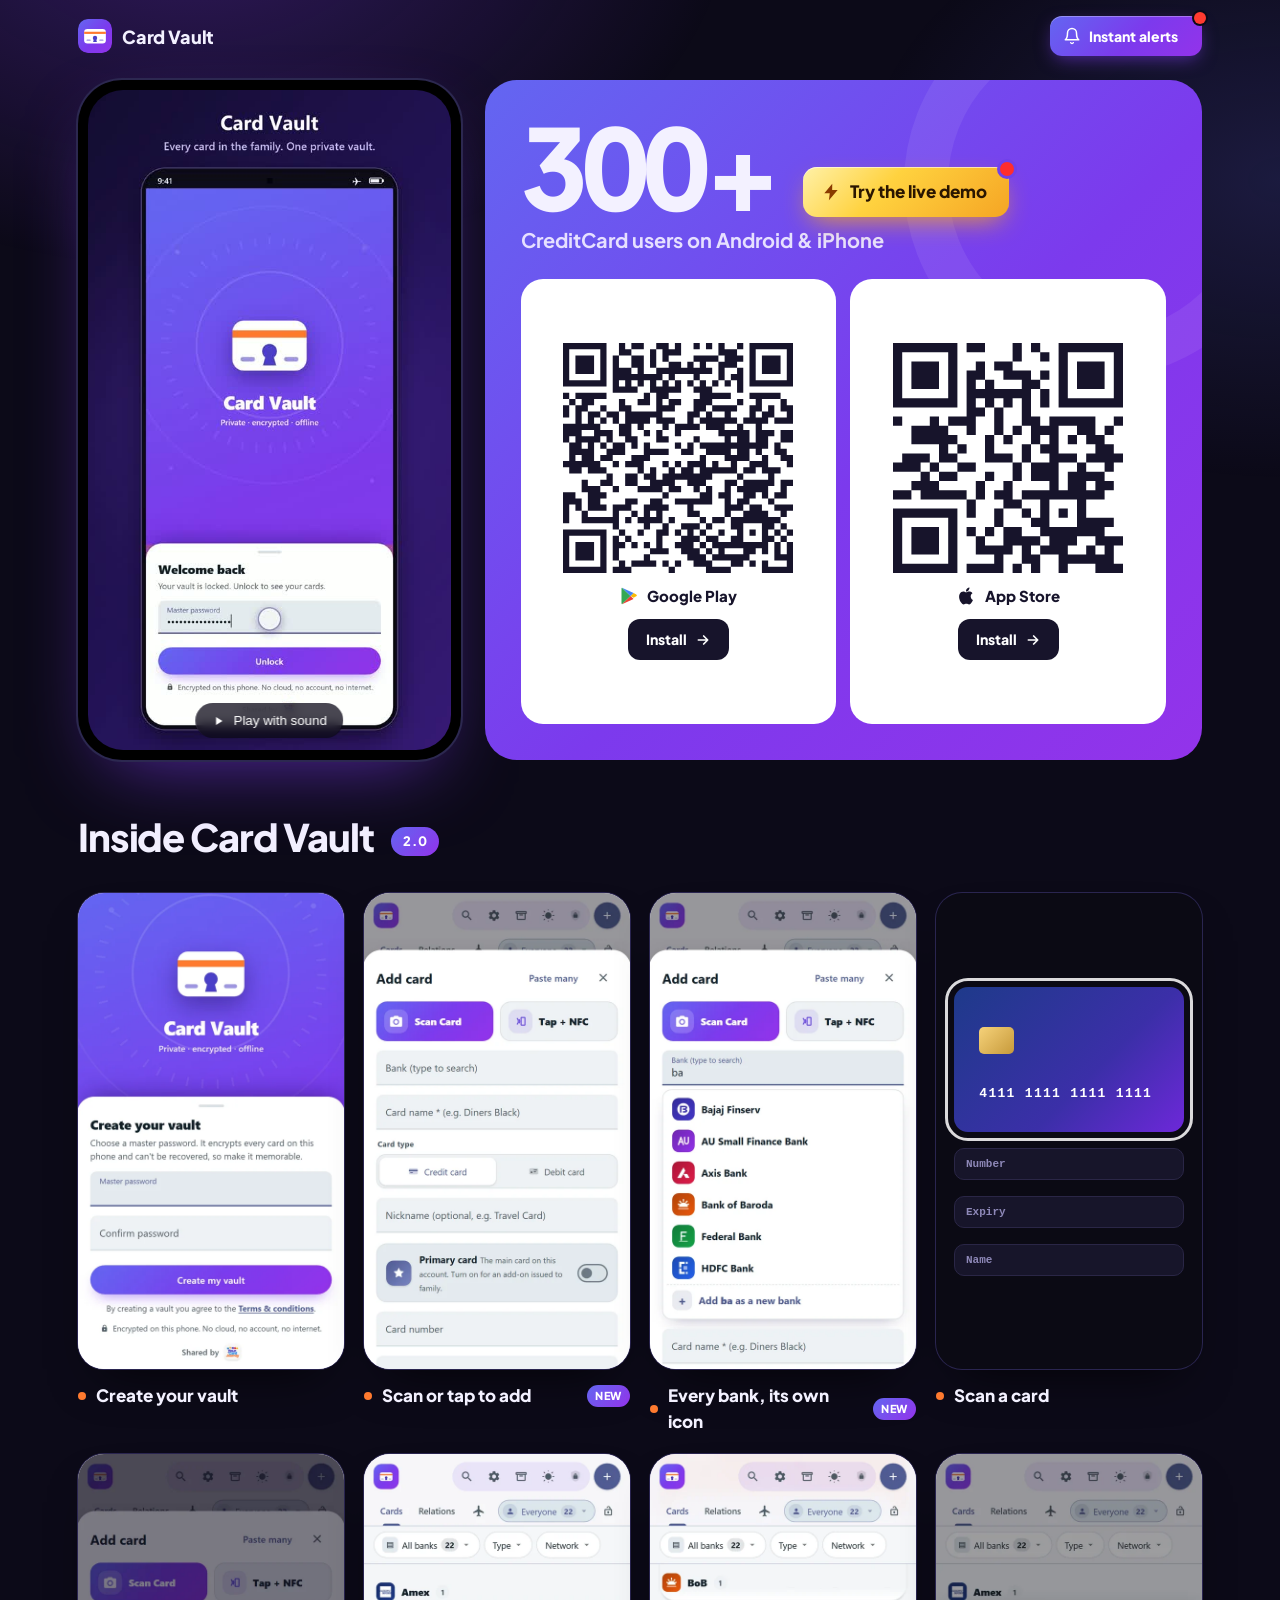
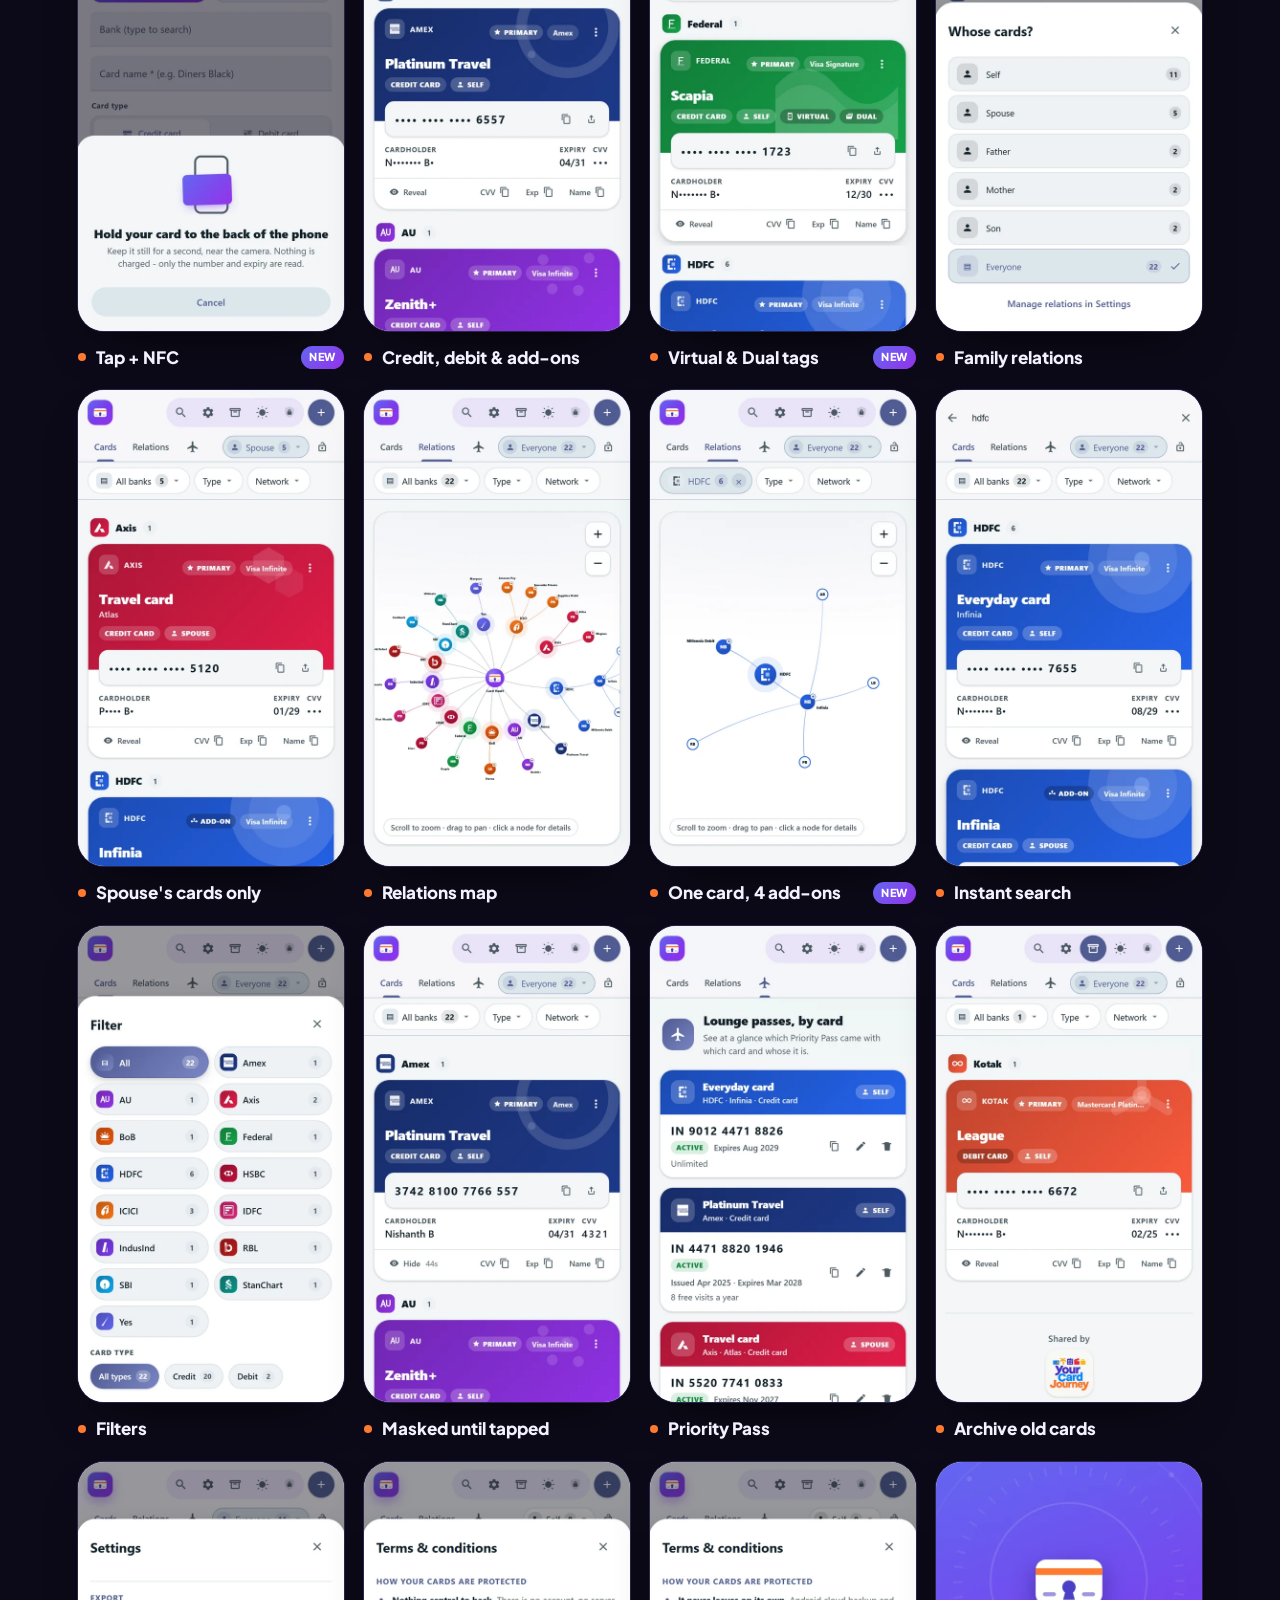
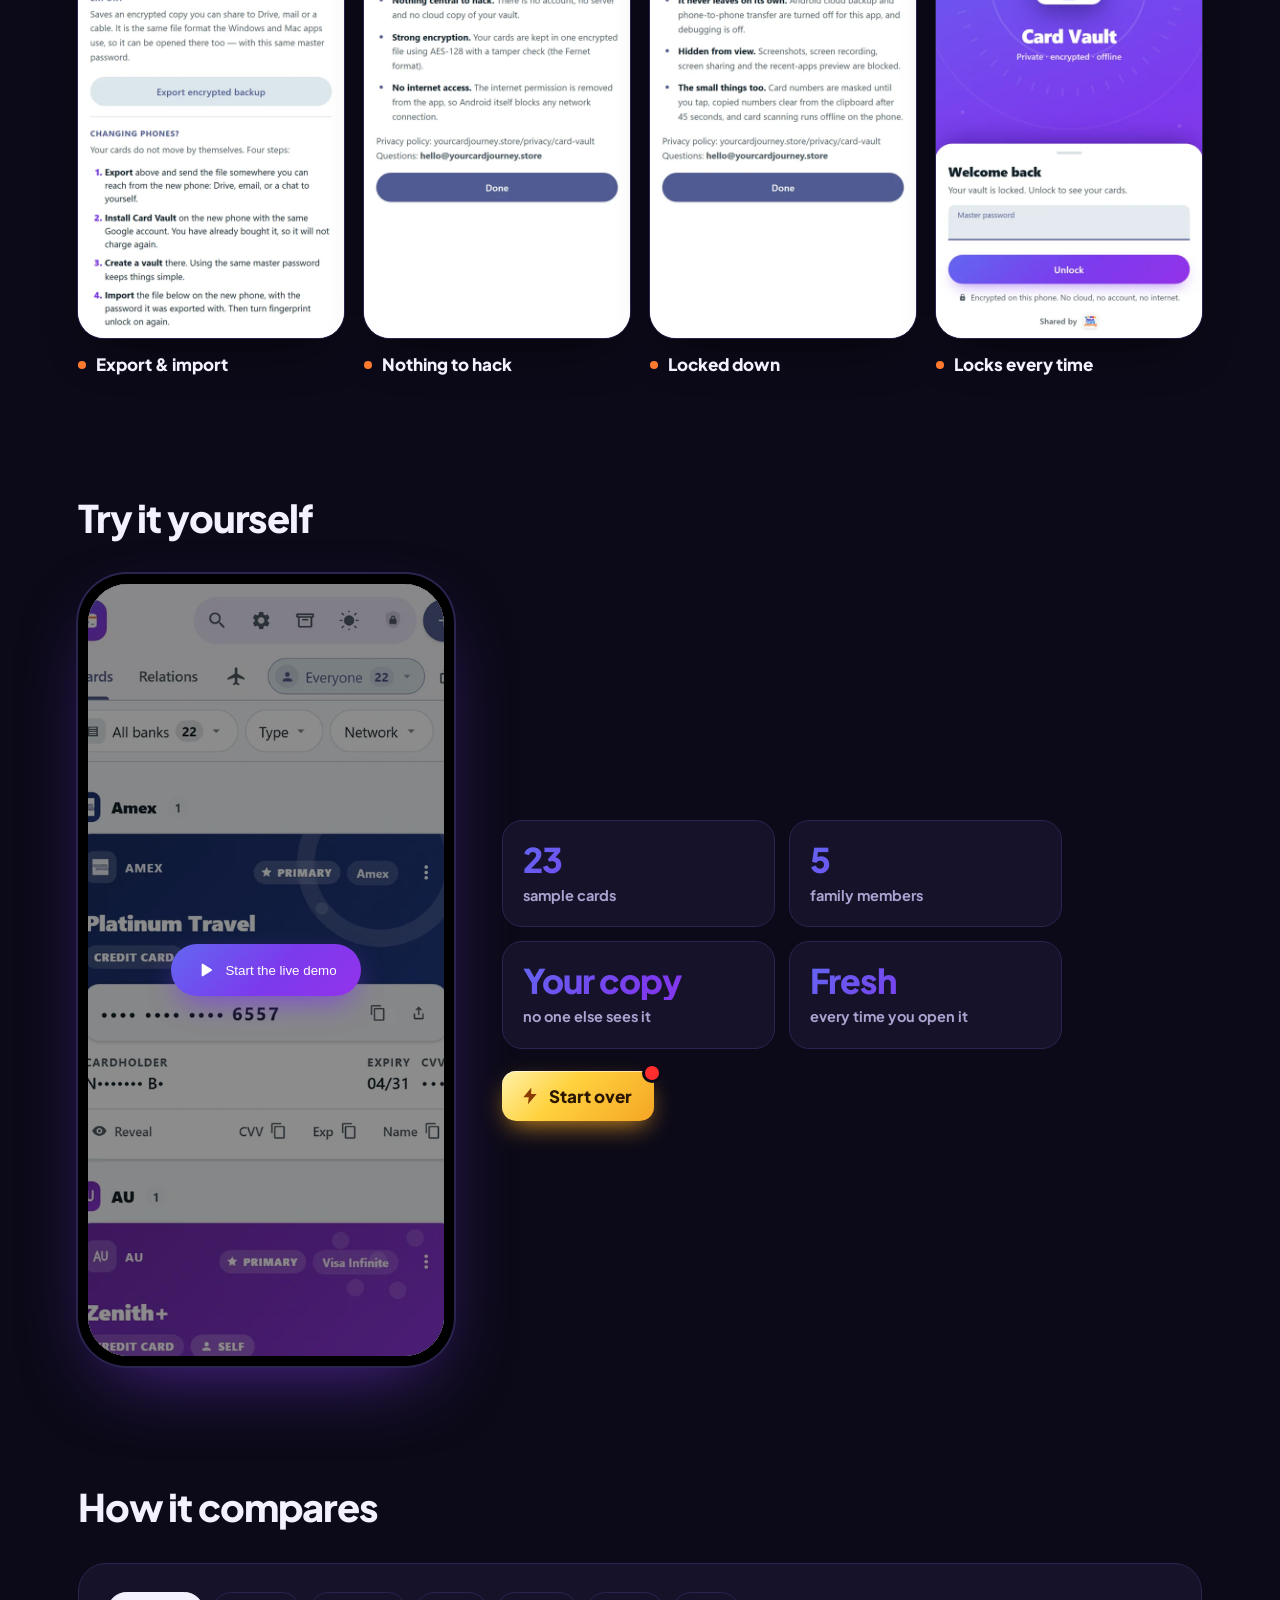
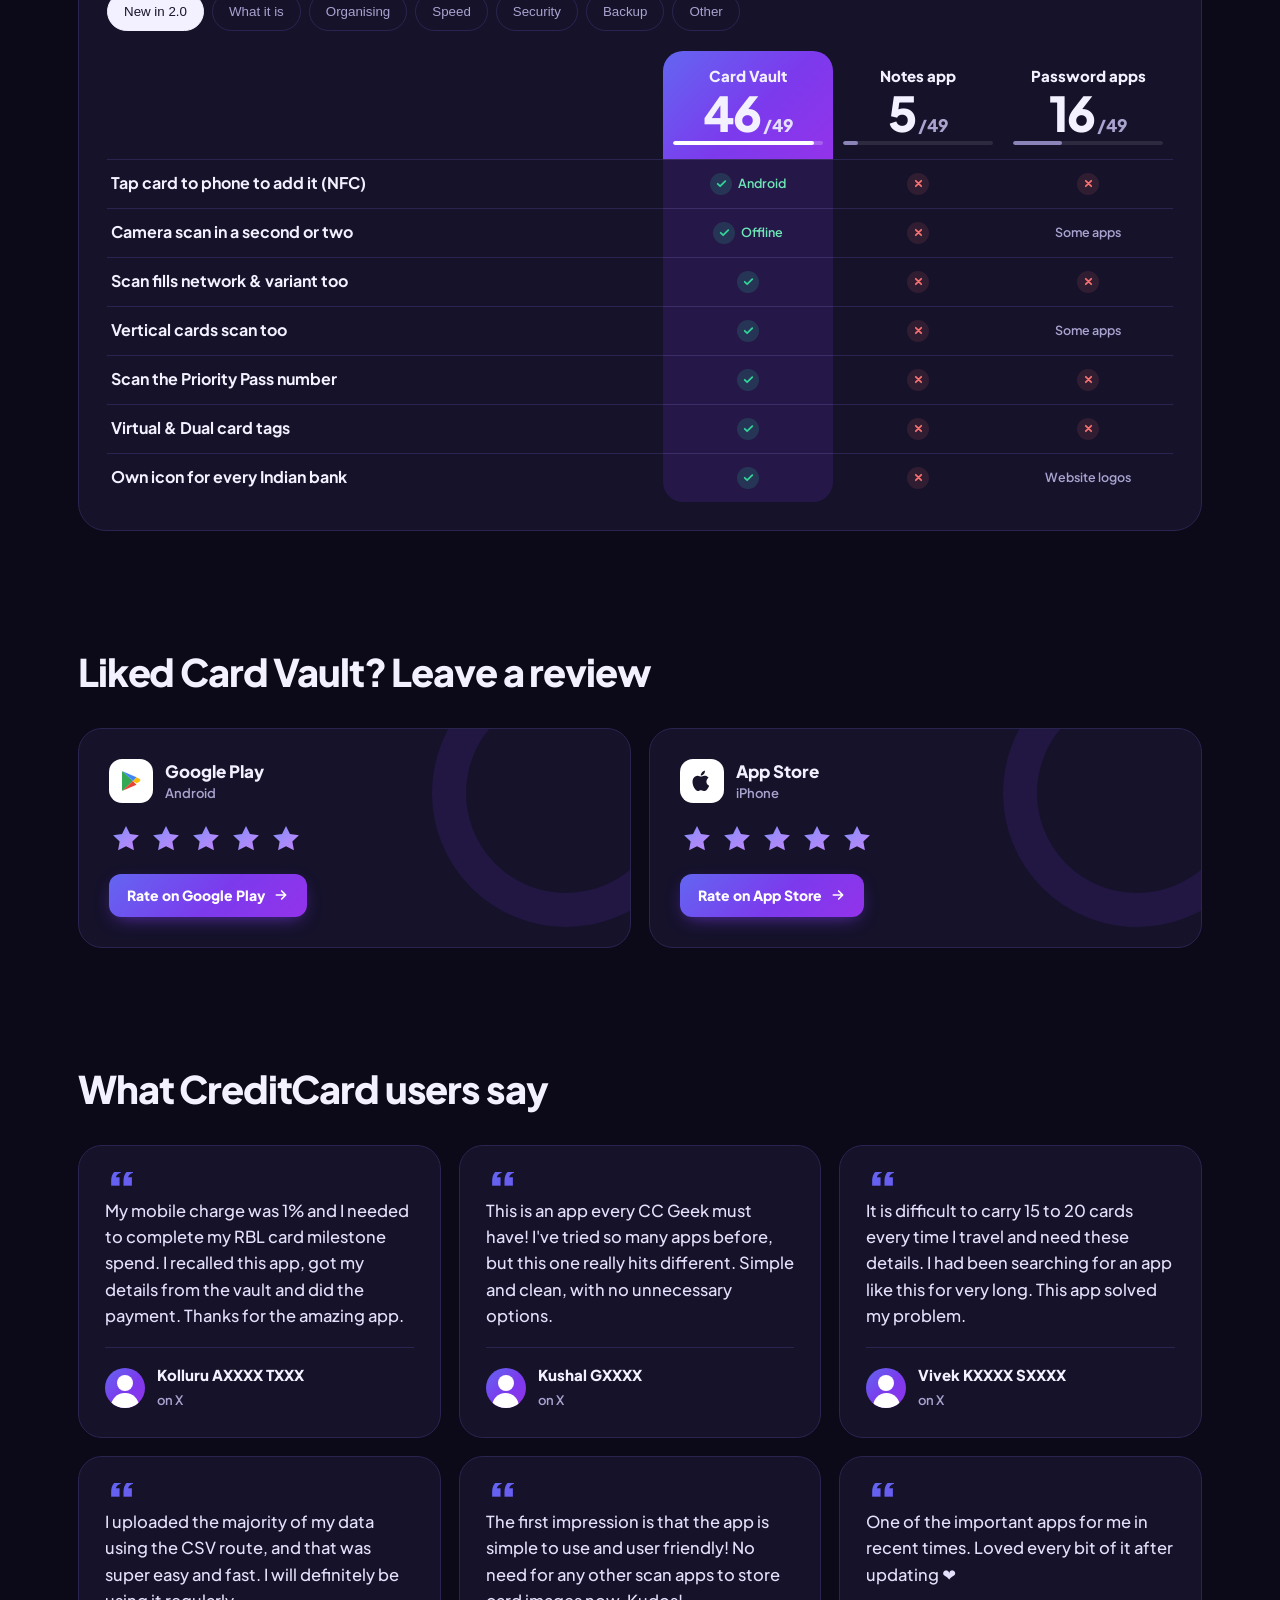
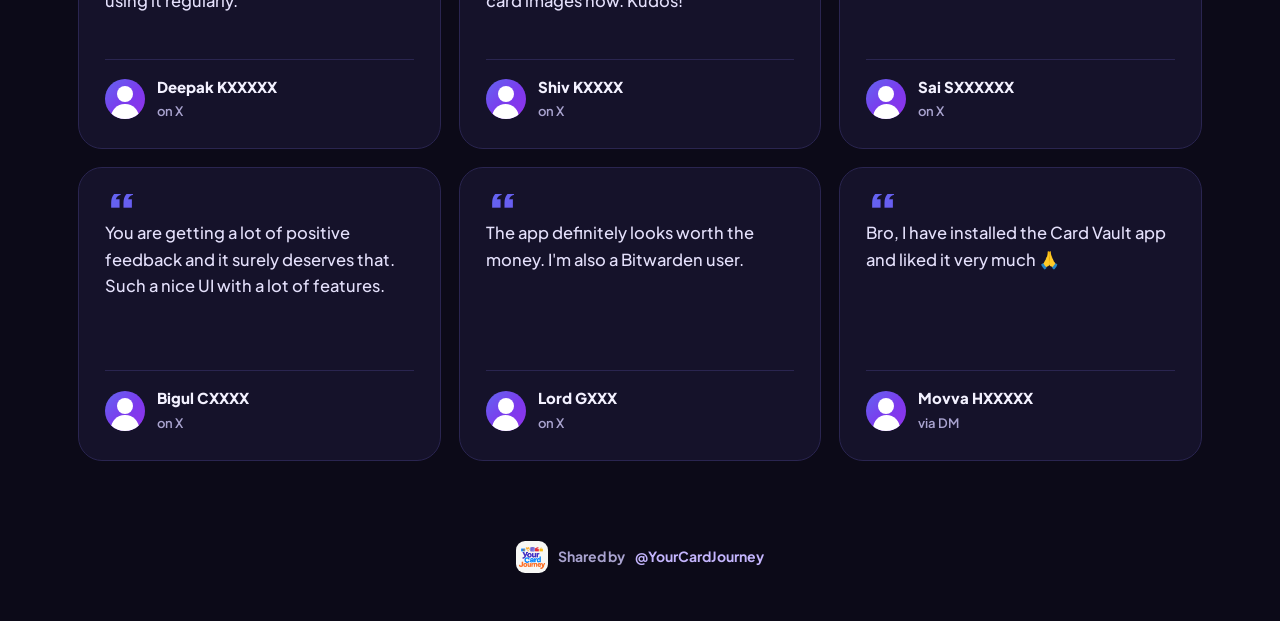
<file: index.html>
<!doctype html>
<html lang="en">
<head>
<meta charset="utf-8">
<meta name="viewport" content="width=device-width, initial-scale=1">
<title>Card Vault at a Glance</title>
<meta name="description" content="Card Vault by YourCardJourney. Demo, features and what CreditCard users say.">
<meta name="color-scheme" content="dark">
<!-- Link preview for WhatsApp, X, LinkedIn (image: tools/make-og.py) -->
<meta property="og:type" content="website">
<meta property="og:site_name" content="YourCardJourney">
<meta property="og:url" content="https://cardvault.yourcardjourney.store/">
<meta property="og:title" content="Card Vault: every family card, locked on your phone">
<meta property="og:description" content="300+ CreditCard users on Android &amp; iPhone. Card Vault 2.0: Tap + NFC, faster scanner, new bank icons, relations, add-ons. No internet, no account, no cloud.">
<meta property="og:image" content="https://cardvault.yourcardjourney.store/assets/og-card-300.jpg">
<meta property="og:image:secure_url" content="https://cardvault.yourcardjourney.store/assets/og-card-300.jpg">
<meta property="og:image:type" content="image/jpeg">
<meta property="og:image:width" content="1200">
<meta property="og:image:height" content="630">
<meta property="og:image:alt" content="Card Vault app screens with 300+ CreditCard users, Android and iPhone">
<meta name="twitter:card" content="summary_large_image">
<meta name="twitter:site" content="@YourCardJourney">
<meta name="twitter:title" content="Card Vault: every family card, locked on your phone">
<meta name="twitter:description" content="300+ CreditCard users on Android &amp; iPhone. No internet, no account, no cloud.">
<meta name="twitter:image" content="https://cardvault.yourcardjourney.store/assets/og-card-300.jpg">
<link rel="icon" href="assets/favicon.svg" type="image/svg+xml">
<link rel="preconnect" href="https://fonts.googleapis.com">
<link rel="preconnect" href="https://fonts.gstatic.com" crossorigin>
<link href="https://fonts.googleapis.com/css2?family=Plus+Jakarta+Sans:wght@500;700;800&display=swap" rel="stylesheet">
<style>
:root{
  --bg:#0c0a18; --panel:#15122a; --line:#2a2550;
  --text:#f3f1ff; --muted:#a9a3cf;
  --v1:#6366f1; --v2:#7c3aed; --v3:#9333ea; --stripe:#ff7a2f;
  --grad:linear-gradient(135deg,var(--v1),var(--v2) 55%,var(--v3));
  --hero-h:clamp(460px,76vh,680px);
}
*{box-sizing:border-box;margin:0}
body{background:var(--bg);color:var(--text);font:500 16px/1.5 "Plus Jakarta Sans",system-ui,sans-serif;-webkit-font-smoothing:antialiased;overflow-x:hidden}
body::before{content:"";position:fixed;inset:0;z-index:-1;pointer-events:none;
  background:radial-gradient(900px 600px at 15% -10%,rgba(124,58,237,.32),transparent 60%),
             radial-gradient(700px 500px at 100% 20%,rgba(99,102,241,.18),transparent 60%)}
img,video{display:block;max-width:100%}
.wrap{max-width:1180px;margin:0 auto;padding:0 16px}
@media(min-width:720px){.wrap{padding:0 28px}}

/* header */
.top{display:flex;align-items:center;gap:10px;height:72px}
.top img{width:34px;height:34px;border-radius:10px}
.top b{font-weight:800;font-size:18px;letter-spacing:-.01em;white-space:nowrap}

/* instant alerts: the WhatsApp channel, the same bell as the other boards -
   filled in this app's colours, halo pulse, a swing every few seconds, red badge */
.alert{margin-left:auto;position:relative;isolation:isolate;display:inline-flex;align-items:center;gap:8px;height:40px;padding:0 16px 0 13px;border-radius:12px;background:var(--grad);color:#fff;text-decoration:none;font-weight:800;font-size:14px;white-space:nowrap;box-shadow:0 6px 18px -4px rgba(124,58,237,.6),inset 0 1px 0 rgba(255,255,255,.3);transition:transform .25s cubic-bezier(.34,1.56,.64,1)}
.alert:hover{transform:translateY(-1px) scale(1.04)}
.alert::after{content:"";position:absolute;inset:0;border-radius:inherit;z-index:-1;animation:alertHalo 2.4s ease-out infinite}
.alert svg{width:18px;height:18px;overflow:visible;transform-origin:12px 3px;animation:alertSwing 4.8s ease-in-out infinite}
.alert i{position:absolute;top:-4px;right:-4px;width:12px;height:12px;border-radius:50%;background:#ff3b30;box-shadow:0 0 0 2px var(--bg);animation:alertBadge 2.4s ease-in-out infinite}
@keyframes alertHalo{0%{box-shadow:0 0 0 0 rgba(124,58,237,.55)}70%,100%{box-shadow:0 0 0 10px rgba(124,58,237,0)}}
@keyframes alertSwing{0%,72%,100%{transform:rotate(0)}76%{transform:rotate(18deg)}80%{transform:rotate(-15deg)}84%{transform:rotate(10deg)}88%{transform:rotate(-6deg)}92%{transform:rotate(2deg)}}
@keyframes alertBadge{0%,100%{transform:scale(1)}50%{transform:scale(1.18)}}
@media(max-width:400px){.alert{gap:6px;padding:0 12px 0 10px;font-size:13px}}
@media(prefers-reduced-motion:reduce){.alert::after,.alert svg,.alert i{animation:none}}

/* hero: video and stores, same height */
.hero{display:grid;gap:20px;padding:8px 0 64px}
@media(min-width:900px){.hero{grid-template-columns:auto 1fr;height:var(--hero-h);gap:24px}}
.phone{position:relative;height:var(--hero-h);aspect-ratio:1080/1920;margin:0 auto;border-radius:44px;padding:10px;background:#000;box-shadow:0 0 0 2px #2c2850,0 30px 80px -30px rgba(124,58,237,.7)}
@media(max-width:899px){.phone{height:auto;width:min(340px,86vw)}}
.phone video{width:100%;height:100%;object-fit:cover;border-radius:35px;background:#000}
.sound{position:absolute;left:50%;bottom:22px;translate:-50% 0;border:0;cursor:pointer;background:rgba(12,10,24,.75);color:#fff;font:700 13px/1 inherit;padding:10px 16px;border-radius:999px;display:flex;gap:8px;align-items:center;backdrop-filter:blur(6px)}
.sound svg{width:14px;height:14px}

.stores{display:flex;flex-direction:column;border-radius:32px;background:var(--grad);padding:clamp(20px,3vw,36px);position:relative;overflow:hidden}
.stores::after{content:"";position:absolute;right:-90px;top:-90px;width:300px;height:300px;border-radius:50%;border:44px solid rgba(255,255,255,.07)}
.big{position:relative;z-index:1}
.big .n{font-size:clamp(64px,9vw,112px);font-weight:800;font-variant-numeric:tabular-nums;line-height:.9;letter-spacing:-.05em}
.big .l{font-size:clamp(16px,1.7vw,20px);font-weight:700;color:#e6e0ff;margin-top:8px}
.qrs{position:relative;z-index:1;display:grid;grid-template-columns:1fr 1fr;gap:14px;margin-top:auto;padding-top:24px}
.qr{background:#fff;color:#17142b;border-radius:22px;padding:clamp(12px,1.6vw,18px);text-decoration:none;display:flex;flex-direction:column;align-items:center;gap:12px;transition:transform .15s}
.qr:hover{transform:translateY(-2px)}
.qr img{width:100%;max-width:240px;aspect-ratio:1;image-rendering:pixelated}
.qr span{display:flex;align-items:center;gap:8px;font-weight:800;font-size:15px}
.qr svg{width:20px;height:20px}
.qr .install{display:inline-flex;align-items:center;gap:8px;background:#17142b;color:#fff;font-weight:800;font-size:14px;padding:10px 18px;border-radius:12px;transition:background .15s}
.qr:hover .install{background:#4b3fc8}
.qr .install .arr{width:16px;height:16px}
/* laptop: QR size follows the panel height so both codes and labels always fit */
@media(min-width:900px){
  .qrs{flex:1;min-height:0}
  .qr{justify-content:center;min-height:0}
  .qr img{width:auto;height:clamp(110px,calc(var(--hero-h) - 410px),230px)}
}

/* features */
h2{font-size:clamp(26px,3.4vw,38px);font-weight:800;letter-spacing:-.03em;margin-bottom:28px}
.feats{display:grid;grid-template-columns:repeat(4,1fr);gap:20px}
@media(max-width:1000px){.feats{grid-template-columns:repeat(2,1fr)}}
@media(max-width:560px){.feats{display:flex;overflow-x:auto;scroll-snap-type:x mandatory;margin:0 -16px;padding:0 16px 8px;scrollbar-width:none}.feats::-webkit-scrollbar{display:none}.feat{flex:none;width:78vw;scroll-snap-align:center}}
.feat figure{aspect-ratio:826/1479;border-radius:26px;overflow:hidden;background:#f7f6fb;box-shadow:0 0 0 1px var(--line),0 24px 50px -24px rgba(0,0,0,.8)}
.feat figure img{width:100%;height:100%;object-fit:cover;object-position:top}
.feat p{margin-top:14px;font-weight:800;font-size:17px;display:flex;align-items:center;gap:10px}
.feat p i{width:8px;height:8px;border-radius:50%;background:var(--stripe);flex:none}
.feat p b{margin-left:auto;font-size:11px;font-weight:800;letter-spacing:.06em;padding:3px 8px;border-radius:99px;color:#fff;background:linear-gradient(135deg,var(--v1),var(--v3))}
h2 small{display:inline-block;vertical-align:middle;margin-left:12px;font-size:13px;font-weight:800;letter-spacing:.04em;padding:5px 12px;border-radius:99px;color:#fff;background:linear-gradient(135deg,var(--v1),var(--v3))}

/* scanner tile */
.scan{background:#0b0a14!important;display:flex;flex-direction:column;justify-content:center;gap:16px;padding:18px}
.vf{position:relative;aspect-ratio:85.6/54;border-radius:14px;background:linear-gradient(135deg,#1e3a8a,#3b2fa8 60%,#6d28d9);overflow:hidden;outline:3px solid rgba(255,255,255,.85);outline-offset:6px}
.vf .chip{position:absolute;left:11%;top:28%;width:15%;aspect-ratio:1.3;border-radius:5px;background:linear-gradient(135deg,#f6d27a,#c79a3b)}
.vf .num{position:absolute;left:11%;bottom:22%;color:#fff;font:700 clamp(10px,1.1vw,13px)/1 ui-monospace,monospace;letter-spacing:.1em}
.vf .beam{position:absolute;left:0;right:0;height:40%;top:-40%;background:linear-gradient(transparent,rgba(196,181,253,.6));border-bottom:2px solid #ede9fe;animation:beam 2.4s ease-in-out infinite}
@keyframes beam{to{top:100%}}
.fld{display:flex;justify-content:space-between;background:#17152a;border:1px solid #2a2646;border-radius:10px;padding:9px 11px;font:700 11px ui-monospace,monospace;color:#fff}
.fld span{color:#8e88b8;font-family:inherit}
.fld b{animation:pop 4.8s infinite;opacity:0}
.fld:nth-of-type(2) b{animation-delay:.3s}.fld:nth-of-type(3) b{animation-delay:.6s}
@keyframes pop{0%,30%{opacity:0}40%,92%{opacity:1}100%{opacity:0}}

/* testimonials */
section{padding:56px 0}
/* every card the same size: equal columns and equal rows */
.wall{display:grid;grid-template-columns:1fr;grid-auto-rows:1fr;gap:18px}
@media(min-width:720px){.wall{grid-template-columns:1fr 1fr}}
@media(min-width:1040px){.wall{grid-template-columns:repeat(3,1fr)}}
.tw{display:flex;flex-direction:column;gap:18px;padding:26px;border-radius:24px;background:var(--panel);border:1px solid var(--line)}
.tw blockquote{flex:1;font-size:16.5px;line-height:1.6;color:#e4e0fb}
.tw blockquote::before{content:"\201C";display:block;font-size:56px;line-height:.6;height:26px;font-weight:800;background:var(--grad);-webkit-background-clip:text;background-clip:text;color:transparent}
.tw figcaption{display:flex;align-items:center;gap:12px;padding-top:16px;border-top:1px solid var(--line)}
.av{position:relative;width:40px;height:40px;border-radius:50%;background:var(--grad);overflow:hidden;flex:none}
.av::before{content:"";position:absolute;left:30%;top:18%;width:40%;height:40%;border-radius:50%;background:#fff}
.av::after{content:"";position:absolute;left:16%;top:62%;width:68%;height:70%;border-radius:50%;background:#fff}
.tw b{display:block;font-weight:800;font-size:15px}
.tw small{color:var(--muted);font-size:13px;font-weight:600}

/* comparison: score headers + one category at a time */
.vs{border-radius:28px;background:var(--panel);border:1px solid var(--line);padding:clamp(14px,2.4vw,28px);--cols:minmax(0,1fr) repeat(3,clamp(70px,15vw,170px))}
.vs-tabs{display:flex;gap:8px;overflow-x:auto;scrollbar-width:none;margin:0 calc(-1*clamp(14px,2.4vw,28px)) 20px;padding:0 clamp(14px,2.4vw,28px)}
.vs-tabs::-webkit-scrollbar{display:none}
.vs-tabs button{flex:none;border:1px solid var(--line);background:transparent;color:var(--muted);font:700 14px/1 inherit;padding:11px 16px;border-radius:999px;cursor:pointer;transition:background .2s,color .2s,border-color .2s}
.vs-tabs button:hover{color:var(--text)}
.vs-tabs button[aria-selected=true]{background:var(--text);border-color:var(--text);color:#17142b}
.vs-head,.vs-row{display:grid;grid-template-columns:var(--cols);align-items:stretch}
.vs-head>div{display:flex;flex-direction:column;justify-content:flex-end;gap:6px;padding:16px 10px 14px;text-align:center}
.vs-head .who{font-weight:800;font-size:clamp(12px,1.4vw,15px);line-height:1.2}
.vs-head .sc{font-weight:800;font-size:clamp(28px,4vw,48px);line-height:.9;letter-spacing:-.04em}
.vs-head .sc small{font-size:.36em;color:var(--muted);letter-spacing:0;margin-left:2px}
.vs-head .bar{height:4px;border-radius:4px;background:rgba(255,255,255,.1);overflow:hidden}
.vs-head .bar i{display:block;height:100%;width:0;border-radius:inherit;background:#8b84b8;transition:width 1.1s cubic-bezier(.2,.8,.2,1)}
.vs.seen .vs-head .bar i{width:var(--w)}
.vs-head .cv{background:var(--grad);border-radius:20px 20px 0 0}
.vs-head .cv .sc small{color:#e6e0ff}
.vs-head .cv .bar{background:rgba(255,255,255,.22)}
.vs-head .cv .bar i{background:#fff}
.vs-row>div{display:flex;align-items:center;justify-content:center;gap:6px;padding:13px 8px;border-top:1px solid var(--line);text-align:center;font-size:12.5px;line-height:1.3;color:var(--muted);font-weight:600}
.vs-row>div:first-child{justify-content:flex-start;text-align:left;font-size:clamp(13.5px,1.5vw,16px);color:var(--text);font-weight:700;padding-left:4px}
.vs-row .cv{background:rgba(124,58,237,.16);border-top-color:rgba(167,139,250,.18)}
.vs-row:last-child .cv{border-radius:0 0 20px 20px}
.vs-row{animation:rowin .45s cubic-bezier(.2,.8,.2,1) both;animation-delay:calc(var(--i)*35ms)}
@keyframes rowin{from{opacity:0;transform:translateY(8px)}}
.ok,.no{flex:none;width:22px;height:22px;border-radius:50%;display:grid;place-items:center}
.ok{background:rgba(52,211,153,.16);color:#34d399}
.no{background:rgba(248,113,113,.12);color:#f87171}
.ok svg,.no svg{width:13px;height:13px}
.vs-row .t-ok{color:#6ee7b7}.vs-row .t-no{color:#fca5a5}
@media(max-width:620px){.vs-row>div{flex-direction:column;gap:4px;font-size:11px;padding:11px 4px}.vs-row>div:first-child{flex-direction:row}}

/* review */
.rv-grid{display:grid;grid-template-columns:1fr 1fr;gap:18px}
@media(max-width:620px){.rv-grid{grid-template-columns:1fr}}
.rv{position:relative;overflow:hidden;display:flex;flex-direction:column;align-items:flex-start;gap:18px;padding:clamp(20px,3vw,30px);border-radius:24px;background:var(--panel);border:1px solid var(--line);color:var(--text);text-decoration:none;transition:transform .25s cubic-bezier(.34,1.56,.64,1),border-color .2s}
.rv::after{content:"";position:absolute;right:-70px;top:-70px;width:200px;height:200px;border-radius:50%;border:34px solid rgba(124,58,237,.12);transition:transform .4s}
.rv:hover{transform:translateY(-3px);border-color:#4b3fc8}
.rv:hover::after{transform:scale(1.15)}
.rv-store{display:flex;align-items:center;gap:12px;font-weight:800;font-size:17px}
.rv-store i{width:44px;height:44px;border-radius:13px;background:#fff;display:grid;place-items:center}
.rv-store svg{width:24px;height:24px}
.rv-store small{display:block;color:var(--muted);font-size:13px;font-weight:600}
.rv-stars{display:flex;gap:6px}
.rv-stars svg{width:clamp(26px,3.4vw,34px);height:clamp(26px,3.4vw,34px);transition:transform .3s cubic-bezier(.34,1.56,.64,1)}
.rv:hover .rv-stars svg{transform:translateY(-4px) scale(1.12)}
.rv-stars svg:nth-child(2){transition-delay:.05s}.rv-stars svg:nth-child(3){transition-delay:.1s}.rv-stars svg:nth-child(4){transition-delay:.15s}.rv-stars svg:nth-child(5){transition-delay:.2s}
.rv-go{display:inline-flex;align-items:center;gap:8px;background:var(--grad);color:#fff;font-weight:800;font-size:14px;padding:11px 18px;border-radius:12px;box-shadow:0 6px 18px -6px rgba(124,58,237,.7)}
.rv-go svg{width:16px;height:16px;transition:transform .2s}
.rv:hover .rv-go svg{transform:translateX(3px)}

/* the live-demo button: chip gold on the violet (the colour of a card's chip),
   a bolt that flashes, a halo pulse and a red dot - the first thing seen */
.big-row{display:flex;align-items:flex-end;flex-wrap:wrap;gap:14px 28px}
.try-link{position:relative;isolation:isolate;display:inline-flex;align-items:center;gap:9px;height:50px;padding:0 22px 0 18px;border-radius:14px;background:linear-gradient(135deg,#fff1a8,#ffd23f 40%,#f5a524);color:#2b1600;text-decoration:none;font-weight:800;font-size:17px;white-space:nowrap;box-shadow:0 10px 26px -8px rgba(245,165,36,.9),inset 0 1px 0 rgba(255,255,255,.6);transition:transform .25s cubic-bezier(.34,1.56,.64,1)}
button.try-link{border:0;cursor:pointer;font-family:inherit}
.try-link:hover{transform:translateY(-2px) scale(1.04)}
.try-link::after{content:"";position:absolute;inset:0;border-radius:inherit;z-index:-1;animation:tryHalo 2s ease-out infinite}
.try-link .bolt{width:20px;height:20px;color:#8a3b00;animation:bolt 1.6s steps(1) infinite}
.try-link i{position:absolute;top:-5px;right:-5px;width:14px;height:14px;border-radius:50%;background:#ff2d2d;box-shadow:0 0 0 3px #7041ea;animation:tryDot 1.6s ease-in-out infinite}
.try-reset i{box-shadow:0 0 0 3px var(--bg)}
@keyframes tryHalo{0%{box-shadow:0 0 0 0 rgba(255,210,63,.75)}70%,100%{box-shadow:0 0 0 14px rgba(255,210,63,0)}}
@keyframes bolt{0%,40%,60%,100%{opacity:1;filter:drop-shadow(0 0 5px #fff)}45%,55%{opacity:.25;filter:none}}
@keyframes tryDot{0%,100%{transform:scale(1)}50%{transform:scale(1.18)}}
@media(prefers-reduced-motion:reduce){.try-link::after,.try-link .bolt,.try-link i{animation:none}}

/* the live demo: the real app in a phone, scaled to fit (it lays out for a 393 px phone) */
.try{display:grid;gap:28px;align-items:center}
@media(min-width:900px){.try{grid-template-columns:auto 1fr;gap:48px}}
.try-phone{--s:1;width:calc(393px * var(--s) + 20px);height:calc(852px * var(--s) + 20px);margin:0 auto;padding:10px;border-radius:calc(54px * var(--s));background:#000;box-shadow:0 0 0 2px #2a2550,0 30px 80px -30px rgba(124,58,237,.65)}
.try-screen{position:relative;width:calc(393px * var(--s));height:calc(852px * var(--s));border-radius:calc(44px * var(--s));overflow:hidden;background:#f4f2fb}
.try-screen iframe{position:absolute;left:0;top:0;width:393px;height:852px;border:0;transform:scale(var(--s));transform-origin:0 0;background:#f4f2fb}
.try-start{position:absolute;inset:0;border:0;padding:0;cursor:pointer;background:#120f24;display:grid;place-items:center}
.try-start[hidden]{display:none}
.try-start img{position:absolute;inset:0;width:100%;height:100%;object-fit:cover;object-position:top;filter:saturate(.9) brightness(.55)}
.try-play{position:relative;display:inline-flex;align-items:center;gap:10px;padding:16px 24px;border-radius:999px;background:var(--grad);color:#fff;font:800 17px/1 inherit;box-shadow:0 12px 30px -8px rgba(124,58,237,.8);animation:tryPulse 2.4s ease-out infinite;transition:transform .25s cubic-bezier(.34,1.56,.64,1)}
.try-play svg{width:20px;height:20px}
.try-start:hover .try-play{transform:scale(1.05)}
@keyframes tryPulse{0%{box-shadow:0 0 0 0 rgba(124,58,237,.55),0 12px 30px -8px rgba(124,58,237,.8)}70%,100%{box-shadow:0 0 0 18px rgba(124,58,237,0),0 12px 30px -8px rgba(124,58,237,.8)}}
@media(prefers-reduced-motion:reduce){.try-play{animation:none}}
.try-tiles{display:grid;grid-template-columns:1fr 1fr;gap:14px;max-width:560px}
.tt{padding:20px;border-radius:20px;background:var(--panel);border:1px solid var(--line)}
.tt b{display:block;font-size:clamp(24px,2.8vw,34px);font-weight:800;letter-spacing:-.03em;background:var(--grad);-webkit-background-clip:text;background-clip:text;color:transparent;line-height:1.1}
.tt span{display:block;margin-top:6px;color:var(--muted);font-weight:700;font-size:14.5px}
.try-acts{display:flex;flex-wrap:wrap;gap:10px;margin-top:22px}
.try-full{display:inline-flex;align-items:center;height:50px;padding:0 18px;border-radius:14px;font:800 14px/1 inherit;text-decoration:none;background:transparent;color:var(--text);border:1px solid var(--line)}
@media(min-width:900px){.try-full{display:none}}

footer{padding:24px 0 48px;text-align:center;color:var(--muted);font-weight:700;font-size:14px;display:flex;justify-content:center;align-items:center;gap:10px}
footer img{width:32px;height:32px;border-radius:9px}
footer a{color:#c4b5fd;text-decoration:none}
@media(prefers-reduced-motion:reduce){*{animation:none!important}.fld b{opacity:1}}
</style>
</head>
<body>
<div class="wrap">

  <header class="top"><img src="assets/favicon.svg" alt=""><b>Card Vault</b>
    <!-- Instant alerts: the WhatsApp channel every broadcast goes to. -->
    <a class="alert" href="https://www.whatsapp.com/channel/0029Vb6gU8QIt5rqf5Yxao0n" target="_blank" rel="noopener" title="Instant alerts on WhatsApp" aria-label="Get instant alerts on our WhatsApp channel">
      <svg viewBox="0 0 24 24" fill="none" stroke="currentColor" stroke-width="2" stroke-linecap="round" stroke-linejoin="round" aria-hidden="true"><path d="M6 8a6 6 0 0 1 12 0c0 7 3 9 3 9H3s3-2 3-9"/><path d="M10.3 21a1.94 1.94 0 0 0 3.4 0"/></svg>
      Instant alerts<i aria-hidden="true"></i>
    </a>
  </header>

  <div class="hero">
    <div class="phone">
      <video id="demo" src="assets/demo.mp4" poster="assets/poster.jpg" muted loop playsinline autoplay preload="metadata" aria-label="Card Vault demo"></video>
      <button class="sound" id="sound" type="button"><svg viewBox="0 0 24 24" fill="currentColor"><path d="M8 5v14l11-7z"/></svg>Play with sound</button>
    </div>

    <div class="stores">
      <div class="big"><div class="big-row"><div class="n" id="users" data-to="300">300+</div>
        <a class="try-link" href="#try"><svg class="bolt" viewBox="0 0 24 24" aria-hidden="true"><path fill="currentColor" d="M13.5 2 4 13.5h6.5L9.5 22 20 9.5h-6.6L13.5 2Z"/></svg>Try the live demo<i aria-hidden="true"></i></a></div>
        <div class="l">CreditCard users on Android &amp; iPhone</div></div>
      <div class="qrs">
        <a class="qr" href="https://play.google.com/store/apps/details?id=com.yourcardjourney.cardvault" target="_blank" rel="noopener">
          <img src="assets/qr-android.svg" alt="QR code for Google Play">
          <span><svg viewBox="0 0 24 24"><path fill="#34a853" d="M3.6 2.2 13.8 12 3.6 21.8c-.4-.2-.6-.6-.6-1.1V3.3c0-.5.2-.9.6-1.1Z"/><path fill="#fbbc04" d="m17.5 8.3 3.2 1.8c.9.5.9 1.8 0 2.3l-3.2 1.8-3.7-2.2Z"/><path fill="#4285f4" d="M13.8 12 3.6 2.2 17.5 8.3Z"/><path fill="#ea4335" d="M13.8 12 17.5 15.7 3.6 21.8Z"/></svg>Google Play</span>
          <span class="install">Install<svg class="arr" viewBox="0 0 24 24" fill="none" stroke="currentColor" stroke-width="2.5" stroke-linecap="round" stroke-linejoin="round"><path d="M5 12h14M13 6l6 6-6 6"/></svg></span>
        </a>
        <a class="qr" href="https://apple.co/4i124EY" target="_blank" rel="noopener">
          <img src="assets/qr-ios.svg" alt="QR code for the App Store">
          <span><svg viewBox="0 0 24 24" fill="#17142b"><path d="M16.4 12.6c0-2.6 2.1-3.8 2.2-3.9-1.2-1.8-3.1-2-3.7-2-1.6-.2-3.1.9-3.9.9-.8 0-2-.9-3.4-.9-1.7 0-3.3 1-4.2 2.6-1.8 3.1-.5 7.7 1.3 10.2.9 1.2 1.9 2.6 3.2 2.6 1.3-.1 1.8-.8 3.3-.8s2 .8 3.4.8 2.2-1.3 3.1-2.5c1-1.4 1.4-2.8 1.4-2.9-.1 0-2.7-1-2.7-4.1ZM13.9 5c.7-.9 1.2-2 1-3.2-1 0-2.3.7-3 1.6-.7.8-1.3 2-1.1 3.1 1.2.1 2.4-.6 3.1-1.5Z"/></svg>App Store</span>
          <span class="install">Install<svg class="arr" viewBox="0 0 24 24" fill="none" stroke="currentColor" stroke-width="2.5" stroke-linecap="round" stroke-linejoin="round"><path d="M5 12h14M13 6l6 6-6 6"/></svg></span>
        </a>
      </div>
    </div>
  </div>

  <section>
    <h2>Inside Card Vault <small>2.0</small></h2>
    <div class="feats">
      <div class="feat"><figure><img src="assets/00-welcome.webp" alt="" loading="lazy"></figure><p><i></i>Create your vault</p></div>
      <div class="feat"><figure><img src="assets/08-add.webp" alt="" loading="lazy"></figure><p><i></i>Scan or tap to add<b>NEW</b></p></div>
      <div class="feat"><figure><img src="assets/19-bank-list.webp" alt="" loading="lazy"></figure><p><i></i>Every bank, its own icon<b>NEW</b></p></div>
      <div class="feat"><figure class="scan">
        <div class="vf"><span class="chip"></span><span class="num">4111 1111 1111 1111</span><span class="beam"></span></div>
        <div class="fld"><span>Number</span><b>4111 •••• 1111</b></div>
        <div class="fld"><span>Expiry</span><b>08/29</b></div>
        <div class="fld"><span>Name</span><b>N SHARMA</b></div>
      </figure><p><i></i>Scan a card</p></div>
      <div class="feat"><figure><img src="assets/16-nfc.webp" alt="" loading="lazy"></figure><p><i></i>Tap + NFC<b>NEW</b></p></div>
      <div class="feat"><figure><img src="assets/01-cards.webp" alt="" loading="lazy"></figure><p><i></i>Credit, debit &amp; add-ons</p></div>
      <div class="feat"><figure><img src="assets/18-virtual-dual.webp" alt="" loading="lazy"></figure><p><i></i>Virtual &amp; Dual tags<b>NEW</b></p></div>
      <div class="feat"><figure><img src="assets/03-relation.webp" alt="" loading="lazy"></figure><p><i></i>Family relations</p></div>
      <div class="feat"><figure><img src="assets/10-spouse.webp" alt="" loading="lazy"></figure><p><i></i>Spouse's cards only</p></div>
      <div class="feat"><figure><img src="assets/09-relations-map.webp" alt="" loading="lazy"></figure><p><i></i>Relations map</p></div>
      <div class="feat"><figure><img src="assets/17-addon-map.webp" alt="" loading="lazy"></figure><p><i></i>One card, 4 add-ons<b>NEW</b></p></div>
      <div class="feat"><figure><img src="assets/02-search.webp" alt="" loading="lazy"></figure><p><i></i>Instant search</p></div>
      <div class="feat"><figure><img src="assets/04-filter.webp" alt="" loading="lazy"></figure><p><i></i>Filters</p></div>
      <div class="feat"><figure><img src="assets/05-reveal.webp" alt="" loading="lazy"></figure><p><i></i>Masked until tapped</p></div>
      <div class="feat"><figure><img src="assets/06-priority-pass.webp" alt="" loading="lazy"></figure><p><i></i>Priority Pass</p></div>
      <div class="feat"><figure><img src="assets/11-archive.webp" alt="" loading="lazy"></figure><p><i></i>Archive old cards</p></div>
      <div class="feat"><figure><img src="assets/12-export-import.webp" alt="" loading="lazy"></figure><p><i></i>Export &amp; import</p></div>
      <div class="feat"><figure><img src="assets/13-security-a.webp" alt="" loading="lazy"></figure><p><i></i>Nothing to hack</p></div>
      <div class="feat"><figure><img src="assets/14-security-b.webp" alt="" loading="lazy"></figure><p><i></i>Locked down</p></div>
      <div class="feat"><figure><img src="assets/15-lock.webp" alt="" loading="lazy"></figure><p><i></i>Locks every time</p></div>
    </div>
  </section>

  <section id="try">
    <h2>Try it yourself</h2>
    <div class="try">
      <div class="try-phone" id="try-phone">
        <div class="try-screen">
          <iframe id="try-frame" title="Card Vault live demo" allow="camera; clipboard-read; clipboard-write"></iframe>
          <button type="button" class="try-start" id="try-start">
            <img src="assets/01-cards.webp" alt="">
            <span class="try-play"><svg viewBox="0 0 24 24" aria-hidden="true"><path fill="currentColor" d="M8 5.5v13a1 1 0 0 0 1.5.9l10.4-6.5a1 1 0 0 0 0-1.8L9.5 4.6A1 1 0 0 0 8 5.5Z"/></svg>Start the live demo</span>
          </button>
        </div>
      </div>
      <div class="try-side">
        <div class="try-tiles">
          <div class="tt"><b>23</b><span>sample cards</span></div>
          <div class="tt"><b>5</b><span>family members</span></div>
          <div class="tt"><b>Your copy</b><span>no one else sees it</span></div>
          <div class="tt"><b>Fresh</b><span>every time you open it</span></div>
        </div>
        <div class="try-acts">
          <button type="button" class="try-link try-reset" id="try-reset"><svg class="bolt" viewBox="0 0 24 24" aria-hidden="true"><path fill="currentColor" d="M13.5 2 4 13.5h6.5L9.5 22 20 9.5h-6.6L13.5 2Z"/></svg>Start over<i aria-hidden="true"></i></button>
          <a class="try-full" href="demo/" target="_blank" rel="noopener">Open full screen</a>
        </div>
      </div>
    </div>
  </section>

  <section>
    <h2>How it compares</h2>
    <div class="vs" id="vs">
      <div class="vs-tabs" role="tablist" id="vs-tabs"></div>
      <div class="vs-head" id="vs-head"></div>
      <div id="vs-body"></div>
    </div>
  </section>

  <section>
    <h2>Liked Card Vault? Leave a review</h2>
    <svg width="0" height="0" style="position:absolute" aria-hidden="true"><defs><linearGradient id="rvg" x1="0" y1="0" x2="1" y2="1"><stop offset="0" stop-color="#818cf8"/><stop offset=".55" stop-color="#a78bfa"/><stop offset="1" stop-color="#c084fc"/></linearGradient></defs></svg>
    <div class="rv-grid">
      <a class="rv" href="https://play.google.com/store/apps/details?id=com.yourcardjourney.cardvault&amp;showAllReviews=true" target="_blank" rel="noopener">
        <span class="rv-store"><i><svg viewBox="0 0 24 24"><path fill="#34a853" d="M3.6 2.2 13.8 12 3.6 21.8c-.4-.2-.6-.6-.6-1.1V3.3c0-.5.2-.9.6-1.1Z"/><path fill="#fbbc04" d="m17.5 8.3 3.2 1.8c.9.5.9 1.8 0 2.3l-3.2 1.8-3.7-2.2Z"/><path fill="#4285f4" d="M13.8 12 3.6 2.2 17.5 8.3Z"/><path fill="#ea4335" d="M13.8 12 17.5 15.7 3.6 21.8Z"/></svg></i><span>Google Play<small>Android</small></span></span>
        <span class="rv-stars"><svg viewBox="0 0 24 24"><path fill="url(#rvg)" d="m12 2.8 2.8 5.7 6.3.9-4.6 4.4 1.1 6.2L12 17.1 6.4 20l1.1-6.2L2.9 9.4l6.3-.9Z"/></svg><svg viewBox="0 0 24 24"><path fill="url(#rvg)" d="m12 2.8 2.8 5.7 6.3.9-4.6 4.4 1.1 6.2L12 17.1 6.4 20l1.1-6.2L2.9 9.4l6.3-.9Z"/></svg><svg viewBox="0 0 24 24"><path fill="url(#rvg)" d="m12 2.8 2.8 5.7 6.3.9-4.6 4.4 1.1 6.2L12 17.1 6.4 20l1.1-6.2L2.9 9.4l6.3-.9Z"/></svg><svg viewBox="0 0 24 24"><path fill="url(#rvg)" d="m12 2.8 2.8 5.7 6.3.9-4.6 4.4 1.1 6.2L12 17.1 6.4 20l1.1-6.2L2.9 9.4l6.3-.9Z"/></svg><svg viewBox="0 0 24 24"><path fill="url(#rvg)" d="m12 2.8 2.8 5.7 6.3.9-4.6 4.4 1.1 6.2L12 17.1 6.4 20l1.1-6.2L2.9 9.4l6.3-.9Z"/></svg></span>
        <span class="rv-go">Rate on Google Play<svg viewBox="0 0 24 24" fill="none" stroke="currentColor" stroke-width="2.5" stroke-linecap="round" stroke-linejoin="round"><path d="M5 12h14M13 6l6 6-6 6"/></svg></span>
      </a>
      <a class="rv" href="https://apps.apple.com/in/app/card-vault-by-yourcardjourney/id6819590183" target="_blank" rel="noopener">
        <span class="rv-store"><i><svg viewBox="0 0 24 24" fill="#17142b"><path d="M16.4 12.6c0-2.6 2.1-3.8 2.2-3.9-1.2-1.8-3.1-2-3.7-2-1.6-.2-3.1.9-3.9.9-.8 0-2-.9-3.4-.9-1.7 0-3.3 1-4.2 2.6-1.8 3.1-.5 7.7 1.3 10.2.9 1.2 1.9 2.6 3.2 2.6 1.3-.1 1.8-.8 3.3-.8s2 .8 3.4.8 2.2-1.3 3.1-2.5c1-1.4 1.4-2.8 1.4-2.9-.1 0-2.7-1-2.7-4.1ZM13.9 5c.7-.9 1.2-2 1-3.2-1 0-2.3.7-3 1.6-.7.8-1.3 2-1.1 3.1 1.2.1 2.4-.6 3.1-1.5Z"/></svg></i><span>App Store<small>iPhone</small></span></span>
        <span class="rv-stars"><svg viewBox="0 0 24 24"><path fill="url(#rvg)" d="m12 2.8 2.8 5.7 6.3.9-4.6 4.4 1.1 6.2L12 17.1 6.4 20l1.1-6.2L2.9 9.4l6.3-.9Z"/></svg><svg viewBox="0 0 24 24"><path fill="url(#rvg)" d="m12 2.8 2.8 5.7 6.3.9-4.6 4.4 1.1 6.2L12 17.1 6.4 20l1.1-6.2L2.9 9.4l6.3-.9Z"/></svg><svg viewBox="0 0 24 24"><path fill="url(#rvg)" d="m12 2.8 2.8 5.7 6.3.9-4.6 4.4 1.1 6.2L12 17.1 6.4 20l1.1-6.2L2.9 9.4l6.3-.9Z"/></svg><svg viewBox="0 0 24 24"><path fill="url(#rvg)" d="m12 2.8 2.8 5.7 6.3.9-4.6 4.4 1.1 6.2L12 17.1 6.4 20l1.1-6.2L2.9 9.4l6.3-.9Z"/></svg><svg viewBox="0 0 24 24"><path fill="url(#rvg)" d="m12 2.8 2.8 5.7 6.3.9-4.6 4.4 1.1 6.2L12 17.1 6.4 20l1.1-6.2L2.9 9.4l6.3-.9Z"/></svg></span>
        <span class="rv-go">Rate on App Store<svg viewBox="0 0 24 24" fill="none" stroke="currentColor" stroke-width="2.5" stroke-linecap="round" stroke-linejoin="round"><path d="M5 12h14M13 6l6 6-6 6"/></svg></span>
      </a>
    </div>
  </section>

  <section>
    <h2>What CreditCard users say</h2>
    <div class="wall">
      <figure class="tw"><blockquote>My mobile charge was 1% and I needed to complete my RBL card milestone spend. I recalled this app, got my details from the vault and did the payment. Thanks for the amazing app.</blockquote><figcaption><span class="av"></span><span><b>Kolluru AXXXX TXXX</b><small>on X</small></span></figcaption></figure>
      <figure class="tw"><blockquote>This is an app every CC Geek must have! I've tried so many apps before, but this one really hits different. Simple and clean, with no unnecessary options.</blockquote><figcaption><span class="av"></span><span><b>Kushal GXXXX</b><small>on X</small></span></figcaption></figure>
      <figure class="tw"><blockquote>It is difficult to carry 15 to 20 cards every time I travel and need these details. I had been searching for an app like this for very long. This app solved my problem.</blockquote><figcaption><span class="av"></span><span><b>Vivek KXXXX SXXXX</b><small>on X</small></span></figcaption></figure>
      <figure class="tw"><blockquote>I uploaded the majority of my data using the CSV route, and that was super easy and fast. I will definitely be using it regularly.</blockquote><figcaption><span class="av"></span><span><b>Deepak KXXXXX</b><small>on X</small></span></figcaption></figure>
      <figure class="tw"><blockquote>The first impression is that the app is simple to use and user friendly! No need for any other scan apps to store card images now. Kudos!</blockquote><figcaption><span class="av"></span><span><b>Shiv KXXXX</b><small>on X</small></span></figcaption></figure>
      <figure class="tw"><blockquote>One of the important apps for me in recent times. Loved every bit of it after updating ❤️</blockquote><figcaption><span class="av"></span><span><b>Sai SXXXXXX</b><small>on X</small></span></figcaption></figure>
      <figure class="tw"><blockquote>You are getting a lot of positive feedback and it surely deserves that. Such a nice UI with a lot of features.</blockquote><figcaption><span class="av"></span><span><b>Bigul CXXXX</b><small>on X</small></span></figcaption></figure>
      <figure class="tw"><blockquote>The app definitely looks worth the money. I'm also a Bitwarden user.</blockquote><figcaption><span class="av"></span><span><b>Lord GXXX</b><small>on X</small></span></figcaption></figure>
      <figure class="tw"><blockquote>Bro, I have installed the Card Vault app and liked it very much 🙏</blockquote><figcaption><span class="av"></span><span><b>Movva HXXXXX</b><small>via DM</small></span></figcaption></figure>
    </div>
  </section>

</div>

<footer><img src="assets/ycj.png" alt="" onerror="this.style.display='none'">Shared by <a href="https://x.com/YourCardJourney" target="_blank" rel="noopener">@YourCardJourney</a></footer>

<script>
const v = document.getElementById('demo'), b = document.getElementById('sound');
b.addEventListener('click', () => {
  v.muted = false; v.currentTime = 0; v.controls = true; v.play().catch(() => {});
  b.remove();
});

// Comparison. Cell: 1 = yes, 0 = no, "text" = partly, "1:text" / "0:text" = yes / no with a note
const VS = {
  'New in 2.0': [
    ['Tap card to phone to add it (NFC)', '1:Android', 0, 0],
    ['Camera scan in a second or two', '1:Offline', 0, 'Some apps'],
    ['Scan fills network & variant too', 1, 0, 0],
    ['Vertical cards scan too', 1, 0, 'Some apps'],
    ['Scan the Priority Pass number', 1, 0, 0],
    ['Virtual & Dual card tags', 1, 0, 0],
    ['Own icon for every Indian bank', 1, 0, 'Website logos'],
  ],
  'What it is': [
    ['Built only for credit / debit cards', 1, 0, '0:Side feature'],
    ['One place for every card you own', 1, 'Messy list', 'Mixed with passwords'],
    ['Handles 100s of cards comfortably', 1, 'Hard to scroll', 1],
    ['Works fully offline', 1, 1, 'Needs internet to sync'],
    ['No account / sign-up needed', 1, 1, 0],
    ['Data stays only on your phone', 1, 'Often syncs to cloud', '0:On their servers'],
  ],
  'Organising': [
    ['Family management, cards per member', 1, 0, 0],
    ['Add-on card linked to its primary', 1, 0, 0],
    ['Primary → add-on hierarchy at a glance', 1, 0, 0],
    ['Grouped by bank, in bank colours', 1, 0, 0],
    ['Relations map of every card', 1, 0, 0],
    ['Priority Pass linked to its card', 1, 'Type it yourself', 0],
    ['Filter by bank / network / member', 1, 0, 'Basic folders'],
    ['Card network shown (Visa, RuPay, Amex…)', 1, 'Type it yourself', 'Partly'],
    ['Card variant name (Infinia, Magnus…)', 1, 'Type it yourself', 0],
    ['Pin favourite cards on top', 1, 'Pin a note', 'Favourites'],
    ['Archive closed cards, not delete', 1, 0, 0],
    ['Search across all cards', 1, 1, 1],
    ['Expiry date tracked per card', 1, 'Type it yourself', 1],
    ['Tell cards apart visually', '1:Card-style tiles', '0:Plain text', '0:Plain list'],
  ],
  'Speed': [
    ['2-second grab: number, expiry, CVV', 1, 'Scroll + select', 'Several taps'],
    ['One-tap copy of each field', 1, 0, 1],
    ['Import cards in bulk', 1, 0, 'CSV import'],
    ['Browser autofill at checkout', 0, 0, '1:Main strength'],
  ],
  'Security': [
    ['Encrypted storage', '1:AES', '0:Usually plain text', '1:AES'],
    ['Master password to open', 1, 'Optional lock', 1],
    ['Fingerprint / Face ID unlock', 1, 'Some apps', 1],
    ['Auto-lock when idle', 1, 0, 1],
    ['Card numbers masked by default', 1, 0, 1],
    ['Clipboard auto-clears after copy', '1:45 sec', 0, 1],
    ['Screenshots / recording blocked', '1:Android', 0, 'Some apps'],
    ['Hidden in recent-apps preview', 1, 0, 1],
    ['No server for hackers to target', 1, 'Depends on sync', '0:Server-based'],
    ['No internet permission at all', 1, 0, 0],
  ],
  'Backup': [
    ['Encrypted export file you control', 1, 0, 1],
    ['Automatic local backup copies', '1:Last 20', 0, 'Cloud copy'],
    ['Moves to a new phone', 'Via export file', 'Via cloud', 'Auto sync'],
    ['Same data on many devices', '1:Export & import', 'Via cloud', 1],
    ['Android + iPhone', 1, 1, 1],
  ],
  'Other': [
    ['Stores website passwords', 0, 'Plain text', '1:Main job'],
    ['Made for Indian cards & banks', 1, 0, 0],
    ['Simple enough for anyone in family', 1, 1, 'Learning curve'],
  ],
};
(() => {
  const vs = document.getElementById('vs'), tabs = document.getElementById('vs-tabs'),
        head = document.getElementById('vs-head'), body = document.getElementById('vs-body');
  const who = ['Card Vault', 'Notes app', 'Password apps'];
  const rows = Object.values(VS).flat();
  const yes = c => c === 1 || (typeof c === 'string' && c.startsWith('1:'));
  const icon = {ok: '<path d="M5 12.5l4.5 4.5L19 7.5"/>', no: '<path d="M7 7l10 10M17 7L7 17"/>'};
  const mark = k => `<span class="${k}"><svg viewBox="0 0 24 24" fill="none" stroke="currentColor" stroke-width="3.2" stroke-linecap="round" stroke-linejoin="round">${icon[k]}</svg></span>`;
  const esc = s => s.replace(/&/g, '&amp;').replace(/</g, '&lt;');
  const cell = c => {
    if (c === 1) return mark('ok');
    if (c === 0) return mark('no');
    const m = /^([01]):(.*)$/.exec(c);
    if (!m) return esc(c);
    const k = m[1] === '1' ? 'ok' : 'no';
    return mark(k) + `<span class="t-${k}">${esc(m[2])}</span>`;
  };

  head.innerHTML = '<div></div>' + who.map((w, i) => {
    const n = rows.filter(r => yes(r[i + 1])).length;
    return `<div class="${i ? '' : 'cv'}"><span class="who">${w}</span><span class="sc">${n}<small>/${rows.length}</small></span><span class="bar"><i style="--w:${n / rows.length * 100}%"></i></span></div>`;
  }).join('');

  const show = name => {
    [...tabs.children].forEach(t => t.setAttribute('aria-selected', t.textContent === name));
    body.innerHTML = VS[name].map((r, i) =>
      `<div class="vs-row" style="--i:${i}"><div>${esc(r[0])}</div>` +
      r.slice(1).map((c, j) => `<div class="${j ? '' : 'cv'}">${cell(c)}</div>`).join('') + '</div>').join('');
  };
  tabs.innerHTML = Object.keys(VS).map(k => `<button type="button" role="tab">${k}</button>`).join('');
  tabs.addEventListener('click', e => { if (e.target.matches('button')) show(e.target.textContent); });
  show('New in 2.0');

  new IntersectionObserver((es, o) => { if (es[0].isIntersecting) { vs.classList.add('seen'); o.disconnect(); } }, {threshold: .3}).observe(vs);
})();
// count the users stat up from 0 when the page opens
(() => {
  const n = document.getElementById('users'), to = +n.dataset.to, dur = 1400;
  if (matchMedia('(prefers-reduced-motion: reduce)').matches) return;
  n.textContent = '0+';
  const run = () => {
    const t0 = performance.now();
    const tick = t => {
      const p = Math.min((t - t0) / dur, 1);
      n.textContent = Math.round(to * (1 - Math.pow(1 - p, 3))) + '+';
      if (p < 1) requestAnimationFrame(tick);
    };
    requestAnimationFrame(tick);
  };
  new IntersectionObserver((es, o) => { if (es[0].isIntersecting) { run(); o.disconnect(); } }, {threshold: .4}).observe(n);
})();
// the live demo: scale the phone to the window, load the app on the first tap
(() => {
  const ph = document.getElementById('try-phone'), fr = document.getElementById('try-frame'), st = document.getElementById('try-start');
  const fit = () => {
    const w = Math.min(document.querySelector('.wrap').clientWidth - 32, 413);
    const h = innerHeight * .88;
    ph.style.setProperty('--s', Math.min(1, (w - 20) / 393, (h - 20) / 852).toFixed(3));
  };
  fit(); addEventListener('resize', fit);
  const start = () => { fr.src = 'demo/index.html?r=' + Date.now(); st.hidden = true; };
  st.addEventListener('click', start);
  document.getElementById('try-reset').addEventListener('click', start);
})();
</script>
</body>
</html>
</file>
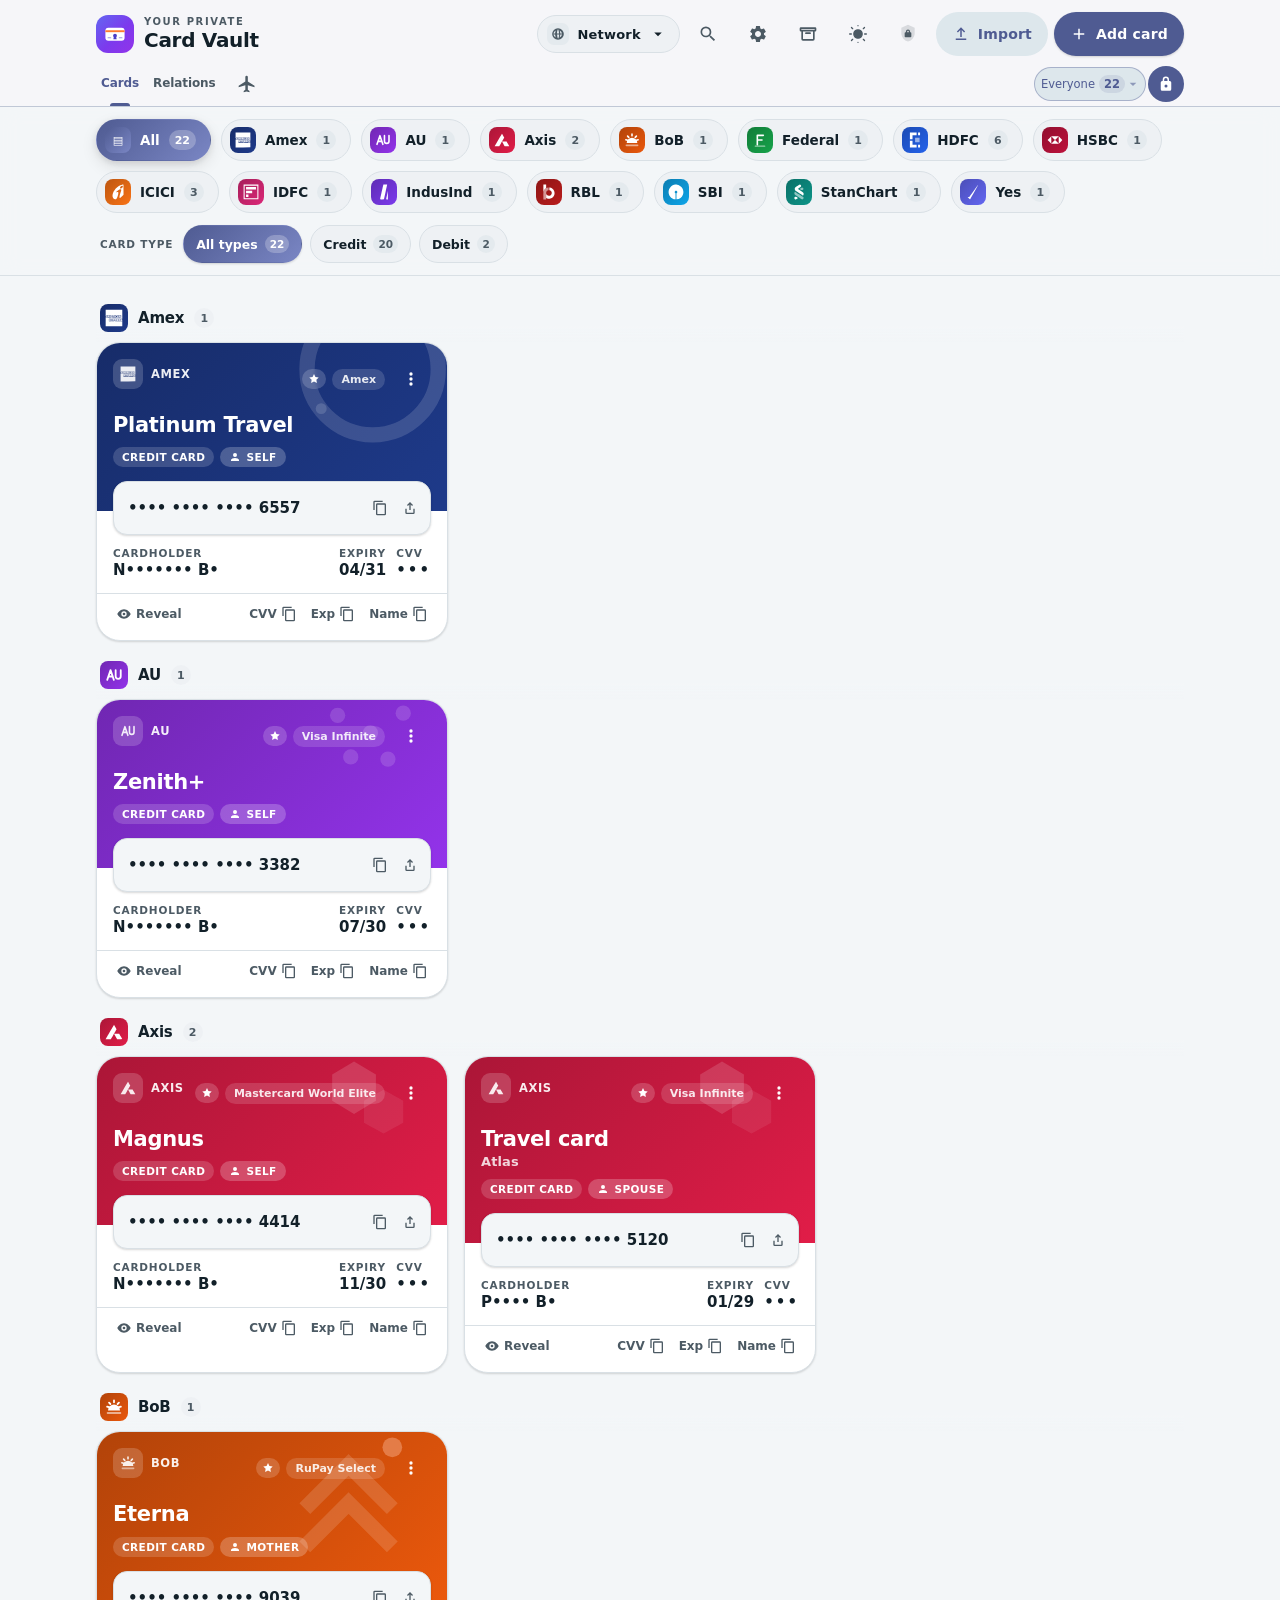
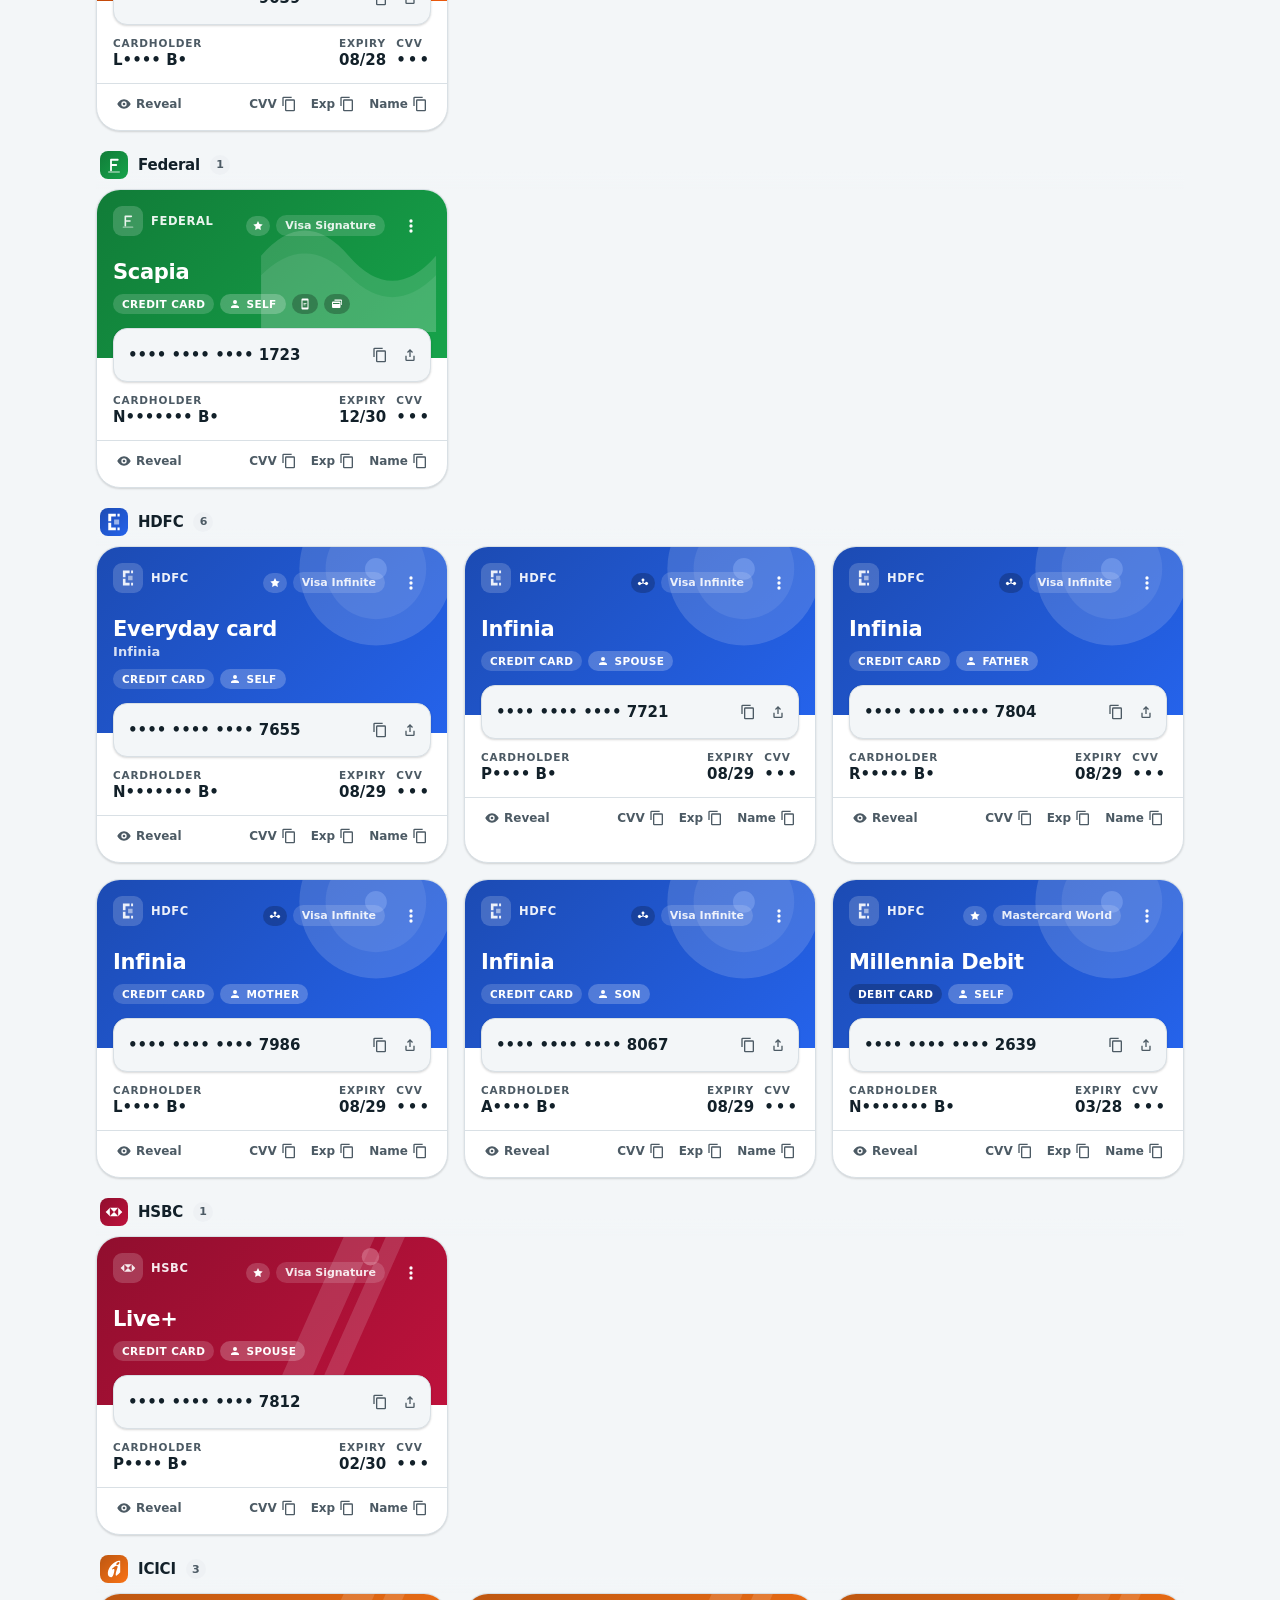
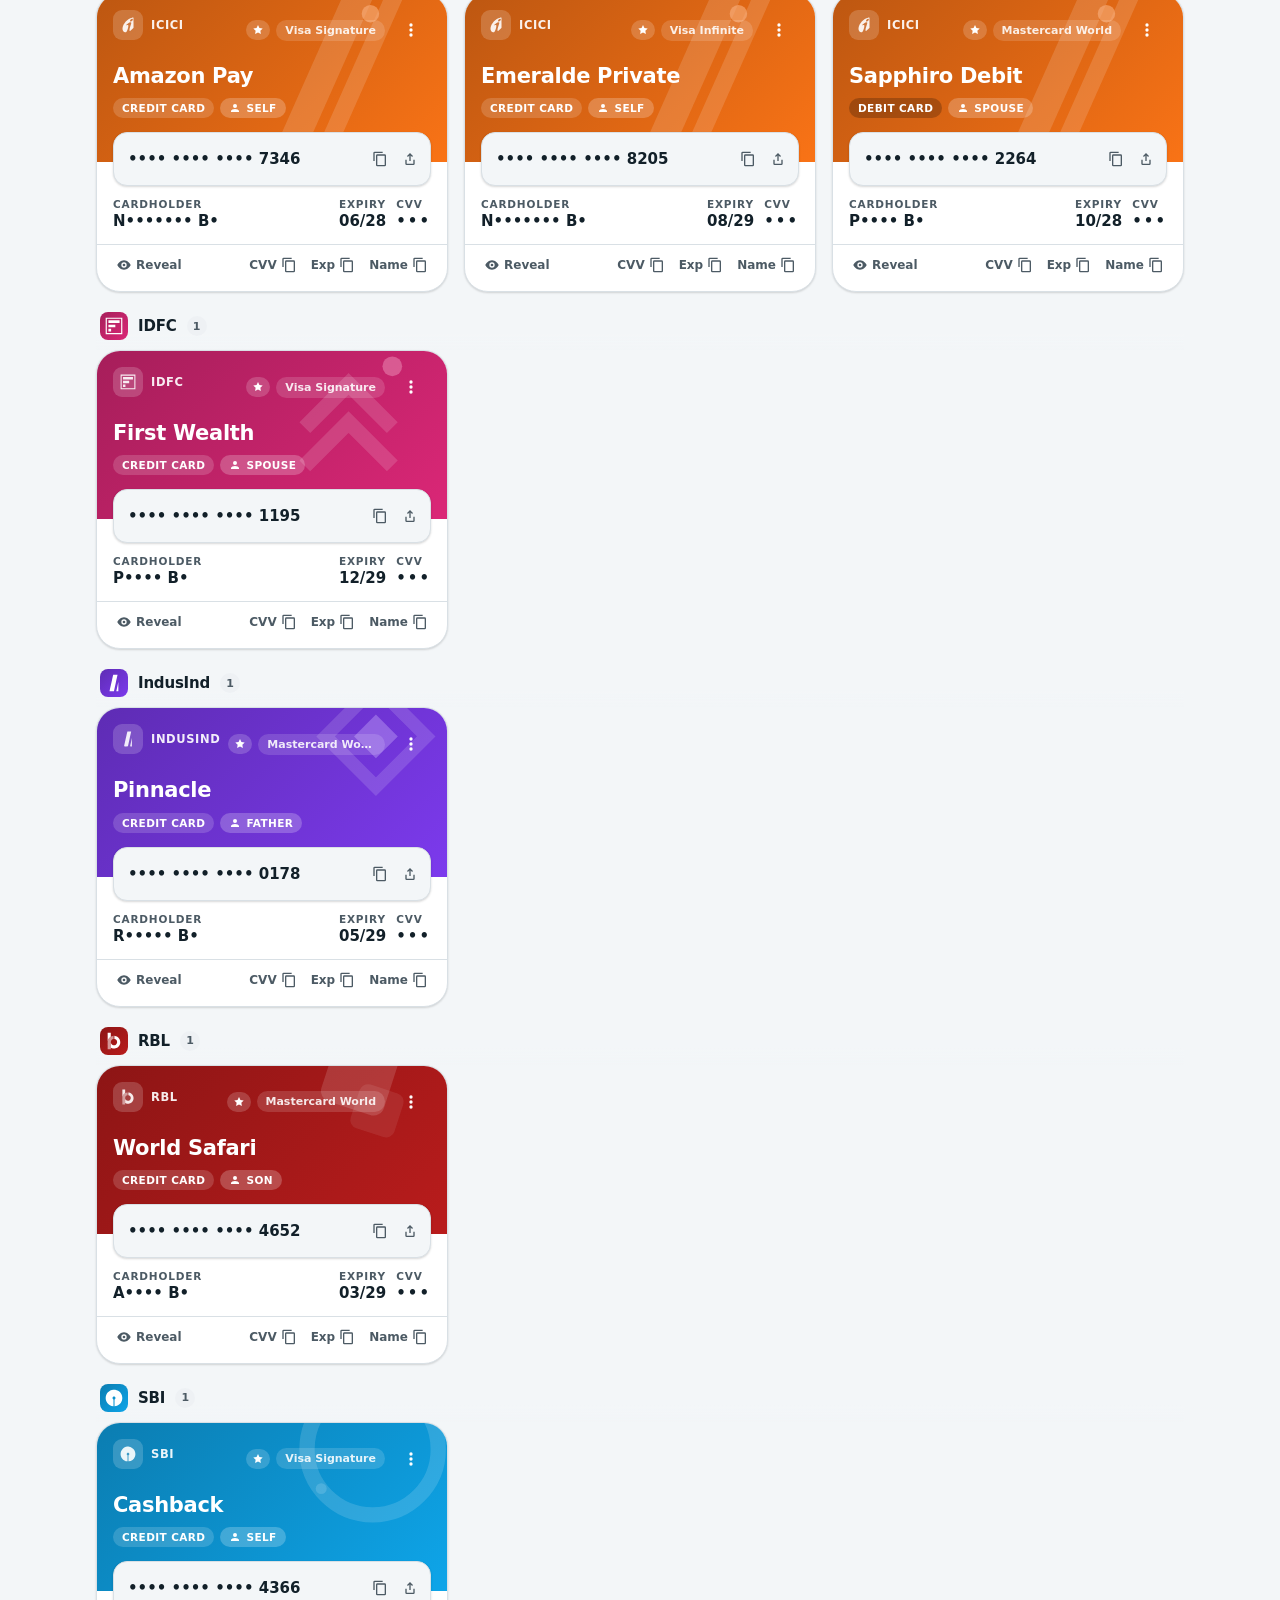
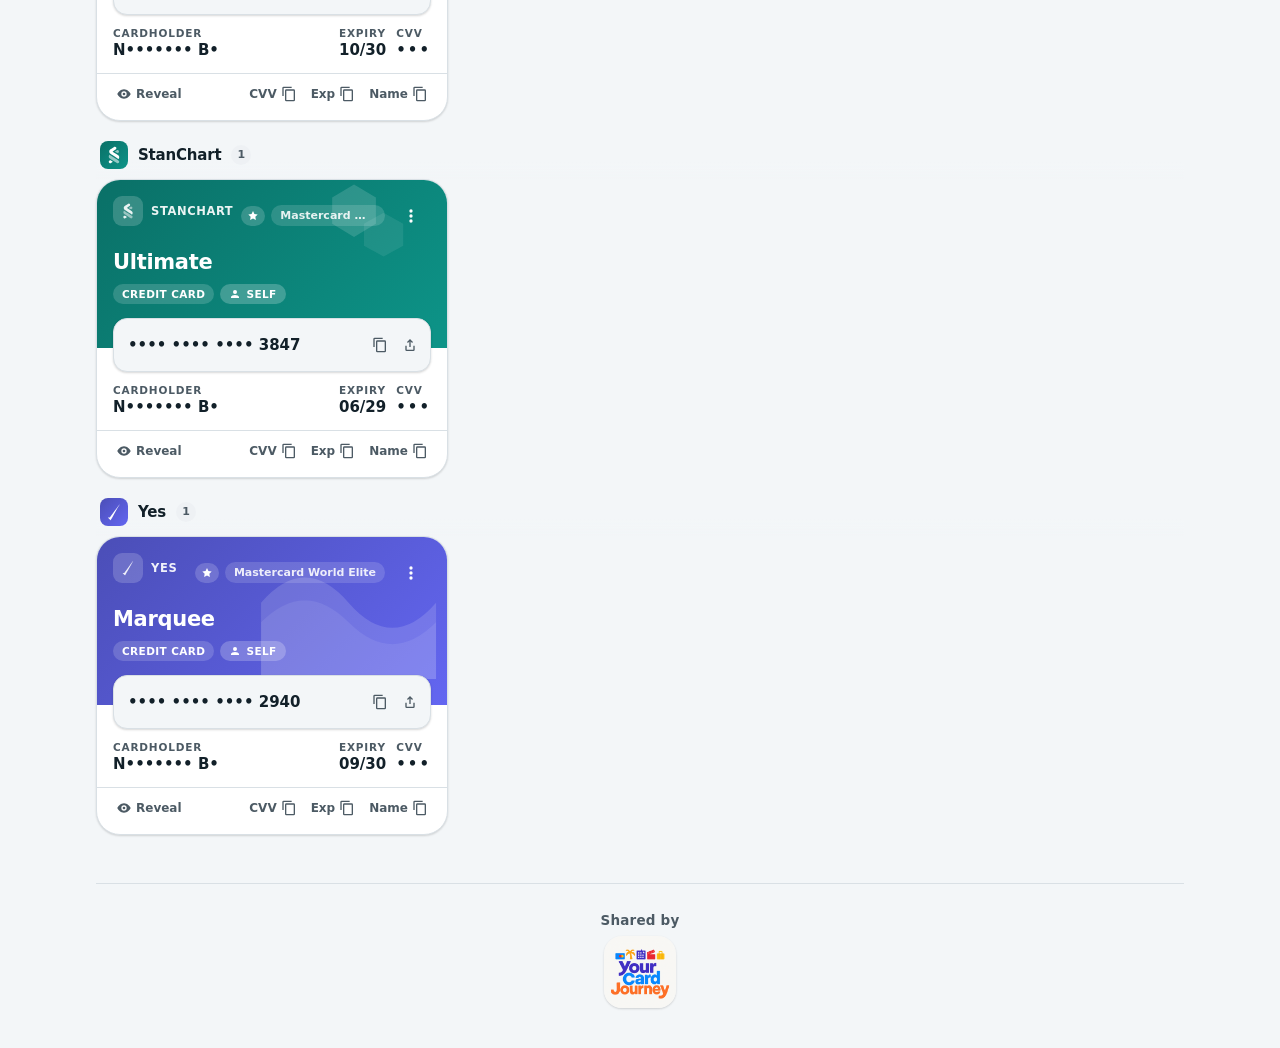
<file: demo/index.html>
<!DOCTYPE html>
<html lang="en" data-theme="light">
<head>
  <meta name="robots" content="noindex" />
  <meta charset="utf-8" />
  <!-- 1.3.9 security: only this app's own files may run. Injected script (say
       from a booby-trapped import file) cannot execute or send anything out.
       'unsafe-inline' is for style attributes only; there are no inline
       scripts or on* handlers anywhere in the page. -->
  <meta http-equiv="Content-Security-Policy" content="default-src 'self'; script-src 'self' 'wasm-unsafe-eval'; style-src 'self' 'unsafe-inline'; img-src 'self' data: blob:; font-src 'self' data:; connect-src 'self' data: blob:; media-src 'self' blob: mediastream:; worker-src 'self' blob:; object-src 'none'; base-uri 'none'; form-action 'none'" />
  <!-- viewport-fit=cover is what lets the header sit under the notch and the
       list run to the bottom edge; the safe-area insets in mobile.css put the
       padding back. maximum-scale stops a double-tap on a card number zooming
       the whole app, which on this layout is never what the user meant. -->
  <meta name="viewport" content="width=device-width, initial-scale=1, maximum-scale=1, viewport-fit=cover" />
  <meta name="theme-color" content="#7c3aed" />
  <meta name="color-scheme" content="light dark" />
  <title>Card Vault</title>
  <link rel="icon" href="favicon.svg" />
  <link rel="stylesheet" href="style.css?v=dbebaad1" />
  <link rel="stylesheet" href="mobile.css?v=a81e6863" />
  <link rel="stylesheet" href="demo.css" />
</head>
<body>

  <!-- The desktop builds open an ACTIVATION screen here, ahead of the lock
       screen, for the offline machine-locked licence. The store builds have no
       licence gate at all: Google Play and the App Store require their own
       billing for paid features, and iOS has no stable hardware identifier to
       bind a code to. See HANDOVER-ANDROID.md section 2. -->

  <!-- ===================== LOCK SCREEN ===================== -->
  <!-- Welcome / unlock: "Vault door" (chosen 05-Oct-2026 from the welcome-
       screen options page, the twin of Gift Card Vault's "Gift box"). The
       violet splash carries straight on into this screen, a vault dial sits
       behind the large Keyhole mark, and the password is in a white sheet
       rising from the bottom. Behaviour is unchanged: same fields, same ids. -->
  <div id="lock" class="lock-screen vault-lock" hidden>
    <svg class="lk-art" viewBox="0 0 390 844" preserveAspectRatio="xMidYMid slice" aria-hidden="true">
      <rect x="-10" y="560" width="420" height="18" fill="#ff7a2f" fill-opacity=".35"/>
      <g fill="#ffffff" fill-opacity=".12"><circle cx="50" cy="100" r="4"/><circle cx="344" cy="94" r="4"/><circle cx="40" cy="440" r="3"/><circle cx="356" cy="460" r="3"/></g>
    </svg>
    <div class="lk-hero">
      <div class="lk-mark" aria-hidden="true"><svg class="lk-dial" viewBox="0 0 500 500"><g fill="none" stroke="#ffffff"><circle cx="250" cy="250" r="118" stroke-opacity=".12" stroke-width="3"/><circle cx="250" cy="250" r="168" stroke-opacity=".08" stroke-width="14" stroke-dasharray="3 20"/><circle cx="250" cy="250" r="224" stroke-opacity=".05" stroke-width="3"/></g></svg><svg viewBox="13 13 46 46" width="120" height="120"><rect x="13" y="21" width="46" height="31" rx="7" fill="#ffffff"/><rect x="13" y="27" width="46" height="4.6" fill="#ff7a2f"/><g class="an-key"><circle cx="36" cy="40" r="4.6" fill="#4b3fc8"/><path d="M33.59 42.53h4.83l1.61 6.21h-8.05z" fill="#4b3fc8"/></g><rect x="18" y="43.5" width="9" height="2.8" rx="1.4" fill="#4b3fc8" opacity=".55"/><rect x="45" y="43.5" width="9" height="2.8" rx="1.4" fill="#4b3fc8" opacity=".55"/></svg></div>
      <h1 class="lk-name">Card Vault</h1>
      <p class="lk-tag">Private · encrypted · offline</p>
    </div>
    <div class="lock-card lk-sheet">
      <div class="lk-handle" aria-hidden="true"></div>
      <h2 class="lock-title" id="lockTitle">Welcome back</h2>
      <p class="lock-sub" id="lockSub">Your vault is locked. Unlock to see your cards.</p>
      <form id="lockForm" autocomplete="off">
        <div class="field">
          <input id="lockPw" type="password" placeholder=" " autocomplete="off" required />
          <label for="lockPw">Master password</label>
          <button class="pw-eye" type="button" data-eye="lockPw" aria-label="Show password" aria-pressed="false"><svg class="i-eye" viewBox="0 0 24 24" width="20" height="20" aria-hidden="true"><path fill="currentColor" d="M12 5C6.5 5 2.7 9.1 1.5 12c1.2 2.9 5 7 10.5 7s9.3-4.1 10.5-7C21.3 9.1 17.5 5 12 5Zm0 11.5a4.5 4.5 0 1 1 0-9 4.5 4.5 0 0 1 0 9Zm0-7a2.5 2.5 0 1 0 0 5 2.5 2.5 0 0 0 0-5Z"/></svg><svg class="i-eye-off" viewBox="0 0 24 24" width="20" height="20" aria-hidden="true"><path fill="currentColor" d="M3.3 2 2 3.3l3.2 3.2C3.4 7.9 2.1 9.9 1.5 12c1.2 2.9 5 7 10.5 7 1.9 0 3.6-.5 5-1.3l3.7 3.6 1.3-1.3L3.3 2Zm8.7 14.5A4.5 4.5 0 0 1 7.5 12c0-.8.2-1.5.6-2.1l1.5 1.5a2.5 2.5 0 0 0 3 3l1.5 1.5c-.6.4-1.3.6-2.1.6ZM12 5c-1.3 0-2.6.2-3.7.6l1.7 1.7c.6-.2 1.3-.3 2-.3a4.5 4.5 0 0 1 4.5 4.5c0 .7-.1 1.4-.4 2l2.9 2.9c1.6-1.2 2.8-2.8 3.5-4.4C21.3 9.1 17.5 5 12 5Z"/></svg></button>
        </div>
        <div class="pw-strength" id="pwStrength" hidden>
          <div class="pw-bars">
            <span class="pw-seg"></span><span class="pw-seg"></span>
            <span class="pw-seg"></span><span class="pw-seg"></span>
            <span class="pw-seg"></span>
          </div>
          <div class="pw-meta">
            <span class="pw-label" id="pwStrengthLabel"></span>
            <span class="pw-hint" id="pwStrengthHint"></span>
          </div>
        </div>
        <div class="field" id="lockConfirmWrap" hidden>
          <input id="lockPw2" type="password" placeholder=" " autocomplete="off" />
          <label for="lockPw2">Confirm password</label>
          <button class="pw-eye" type="button" data-eye="lockPw2" aria-label="Show password" aria-pressed="false"><svg class="i-eye" viewBox="0 0 24 24" width="20" height="20" aria-hidden="true"><path fill="currentColor" d="M12 5C6.5 5 2.7 9.1 1.5 12c1.2 2.9 5 7 10.5 7s9.3-4.1 10.5-7C21.3 9.1 17.5 5 12 5Zm0 11.5a4.5 4.5 0 1 1 0-9 4.5 4.5 0 0 1 0 9Zm0-7a2.5 2.5 0 1 0 0 5 2.5 2.5 0 0 0 0-5Z"/></svg><svg class="i-eye-off" viewBox="0 0 24 24" width="20" height="20" aria-hidden="true"><path fill="currentColor" d="M3.3 2 2 3.3l3.2 3.2C3.4 7.9 2.1 9.9 1.5 12c1.2 2.9 5 7 10.5 7 1.9 0 3.6-.5 5-1.3l3.7 3.6 1.3-1.3L3.3 2Zm8.7 14.5A4.5 4.5 0 0 1 7.5 12c0-.8.2-1.5.6-2.1l1.5 1.5a2.5 2.5 0 0 0 3 3l1.5 1.5c-.6.4-1.3.6-2.1.6ZM12 5c-1.3 0-2.6.2-3.7.6l1.7 1.7c.6-.2 1.3-.3 2-.3a4.5 4.5 0 0 1 4.5 4.5c0 .7-.1 1.4-.4 2l2.9 2.9c1.6-1.2 2.8-2.8 3.5-4.4C21.3 9.1 17.5 5 12 5Z"/></svg></button>
        </div>
        <p class="lock-error" id="lockError" hidden></p>
        <button type="button" class="btn btn-tonal btn-block lock-bio" id="bioUnlockBtn" hidden>
          <svg viewBox="0 0 24 24" width="18" height="18" aria-hidden="true"><path fill="currentColor" d="M12 2a9.7 9.7 0 0 0-5 1.4.9.9 0 1 0 .9 1.5A7.9 7.9 0 0 1 12 3.8a8 8 0 0 1 4.1 1.1.9.9 0 1 0 .9-1.5A9.7 9.7 0 0 0 12 2Zm0 3.6a6.4 6.4 0 0 0-6.4 6.4v3a.9.9 0 0 0 1.8 0v-3a4.6 4.6 0 0 1 9.2 0c0 2.3-.3 4.2-.9 5.8a.9.9 0 0 0 1.7.6c.7-1.8 1-3.9 1-6.4A6.4 6.4 0 0 0 12 5.6Zm0 3a3.4 3.4 0 0 0-3.4 3.4c0 2.6-.4 4.6-1.2 6a.9.9 0 0 0 1.6.9c1-1.7 1.4-4 1.4-6.9a1.6 1.6 0 0 1 3.2 0c0 3-.3 5.3-1 7a.9.9 0 0 0 1.7.6c.8-2 1.1-4.5 1.1-7.6A3.4 3.4 0 0 0 12 8.6Z"/></svg>
          Unlock with fingerprint
        </button>

        <button class="btn btn-filled btn-block" id="lockBtn" type="submit">Unlock</button>
        <p class="lock-terms" id="lockTerms" hidden>
          By creating a vault you agree to the
          <button type="button" class="link-btn" id="lockTermsLink">Terms &amp; conditions</button>.
        </p>
      </form>
      <p class="lock-note"><svg viewBox="0 0 24 24" width="13" height="13" aria-hidden="true"><path fill="currentColor" d="M17 9V7A5 5 0 0 0 7 7v2a2 2 0 0 0-2 2v8a2 2 0 0 0 2 2h10a2 2 0 0 0 2-2v-8a2 2 0 0 0-2-2ZM9 7a3 3 0 0 1 6 0v2H9Zm3 10a2 2 0 1 1 0-4 2 2 0 0 1 0 4Z"/></svg> Encrypted on this phone. No cloud, no account, no internet.</p>
      <div class="lock-credit">
        <img src="yourcardjourney.png" alt="Your Card Journey" class="credit-logo" />
        <span class="credit-text">Shared by</span>
      </div>
    </div>
  </div>

  <!-- ===================== APP ===================== -->
  <div id="app" hidden>
    <!-- Header -->
    <header class="topbar">
      <div class="topbar-inner">
        <div class="brand">
          <span class="brand-mark" aria-hidden="true">
            <svg viewBox="0 0 72 72" width="30" height="30"><rect x="13" y="21" width="46" height="31" rx="7" fill="#ffffff"/><rect x="13" y="27" width="46" height="4.6" fill="#ff7a2f" class="an-stripe"/><g class="an-key"><circle cx="36" cy="40" r="4.6" fill="#4b3fc8"/><path d="M33.59 42.53h4.83l1.61 6.21h-8.05z" fill="#4b3fc8"/></g><rect x="18" y="43.5" width="9" height="2.8" rx="1.4" fill="#4b3fc8" opacity=".55"/><rect x="45" y="43.5" width="9" height="2.8" rx="1.4" fill="#4b3fc8" opacity=".55"/></svg>
          </span>
          <span class="brand-text">
            <small class="brand-tag">YOUR PRIVATE</small>
            <span class="brand-name">Card Vault</span>
          </span>
        </div>
        <div class="topbar-actions">
          <!-- Network filter trigger lives up here beside the archive/theme/lock
               controls; its panel drops in below the bank selector when open. -->
          <span id="netToggleSlot"></span>
          <!-- Search lives here as an icon and expands OVER the header when
               tapped (see .topbar-inner.is-searching). It had a permanent
               full-width row under the tabs, which with the relation row cost
               ~40% of the first screen before a single card was visible. -->
          <!-- 1.3.6: the five icon actions share one soft tinted capsule on a
               phone (header option A); Add stays outside it. A plain wrapper
               (display: contents) on the desktop layout. -->
          <div class="act-group">
          <button class="icon-btn" id="searchBtn" title="Search cards" aria-label="Search cards">
            <svg viewBox="0 0 24 24" width="20" height="20"><path fill="currentColor" d="M9.5 3A6.5 6.5 0 0 0 3 9.5 6.5 6.5 0 0 0 9.5 16c1.61 0 3.09-.59 4.23-1.57l.27.28v.79l5 4.99L20.49 19l-4.99-5h-.79l-.28-.27A6.471 6.471 0 0 0 16 9.5 6.5 6.5 0 0 0 9.5 3zm0 2C11.99 5 14 7.01 14 9.5S11.99 14 9.5 14 5 11.99 5 9.5 7.01 5 9.5 5z"/></svg>
          </button>
          <!-- Settings: auto-lock, fingerprint unlock, and moving a vault
               between this phone and a PC. Sits where the desktop's licence
               chip was. A gear rather than the upload arrow it started as -
               the sheet grew past "backup" and the arrow was hiding the two
               settings people go looking for. -->
          <button class="icon-btn" id="vaultBtn" title="Settings" aria-label="Settings">
            <svg viewBox="0 0 24 24" width="20" height="20"><path fill="currentColor" d="M19.14 12.94c.04-.3.06-.61.06-.94 0-.32-.02-.64-.07-.94l2.03-1.58a.49.49 0 0 0 .12-.61l-1.92-3.32a.488.488 0 0 0-.59-.22l-2.39.96c-.5-.38-1.03-.7-1.62-.94l-.36-2.54a.484.484 0 0 0-.48-.41h-3.84c-.24 0-.43.17-.47.41l-.36 2.54c-.59.24-1.13.57-1.62.94l-2.39-.96c-.22-.08-.47 0-.59.22L2.74 8.87c-.12.21-.08.47.12.61l2.03 1.58c-.05.3-.09.63-.09.94s.02.64.07.94l-2.03 1.58a.49.49 0 0 0-.12.61l1.92 3.32c.12.22.37.29.59.22l2.39-.96c.5.38 1.03.7 1.62.94l.36 2.54c.05.24.24.41.48.41h3.84c.24 0 .44-.17.47-.41l.36-2.54c.59-.24 1.13-.56 1.62-.94l2.39.96c.22.08.47 0 .59-.22l1.92-3.32c.12-.22.07-.47-.12-.61l-2.01-1.58zM12 15.6c-1.98 0-3.6-1.62-3.6-3.6s1.62-3.6 3.6-3.6 3.6 1.62 3.6 3.6-1.62 3.6-3.6 3.6z"/></svg>
          </button>
          <button class="icon-btn" id="archiveBtn" title="Show archived cards" aria-label="Show archived cards" aria-pressed="false">
            <svg viewBox="0 0 24 24" width="20" height="20"><path fill="currentColor" d="M20.5 4h-17A1.5 1.5 0 0 0 2 5.5v2A1.5 1.5 0 0 0 3.5 9H4v9a2 2 0 0 0 2 2h12a2 2 0 0 0 2-2V9h.5A1.5 1.5 0 0 0 22 7.5v-2A1.5 1.5 0 0 0 20.5 4ZM6 9h12v9H6V9Zm3.5 3h5a1 1 0 0 0 0-2h-5a1 1 0 0 0 0 2ZM4 6h16v1H4V6Z"/></svg>
          </button>
          <button class="icon-btn" id="themeBtn" title="Toggle theme" aria-label="Toggle theme">
            <svg class="i-sun" viewBox="0 0 24 24" width="20" height="20"><path fill="currentColor" d="M12 7a5 5 0 1 0 0 10 5 5 0 0 0 0-10Zm0-5h0m0 20h0M4 12H2m20 0h-2M5.6 5.6 4.2 4.2m15.6 15.6-1.4-1.4M5.6 18.4 4.2 19.8M19.8 4.2l-1.4 1.4" stroke="currentColor" stroke-width="1.6" stroke-linecap="round"/></svg>
            <svg class="i-moon" viewBox="0 0 24 24" width="20" height="20"><path fill="currentColor" d="M21 12.8A9 9 0 1 1 11.2 3a7 7 0 0 0 9.8 9.8Z"/></svg>
          </button>
          <button class="icon-btn" id="lockNowBtn" title="Lock vault" aria-label="Lock vault">
            <svg viewBox="0 0 24 24" width="20" height="20"><path fill="currentColor" d="M12 1 4 4.5V11c0 4.7 3.4 8.9 8 10 4.6-1.1 8-5.3 8-10V4.5L12 1Z" opacity=".18"/><path fill="currentColor" d="M12 6.5A2.5 2.5 0 0 0 9.5 9v1H9a1 1 0 0 0-1 1v4a1 1 0 0 0 1 1h6a1 1 0 0 0 1-1v-4a1 1 0 0 0-1-1h-.5V9A2.5 2.5 0 0 0 12 6.5Zm-1 3.5V9a1 1 0 1 1 2 0v1h-2Z"/></svg>
          </button>
          </div>
          <button class="btn btn-tonal btn-add" id="importBtn" title="Import many cards at once">
            <svg viewBox="0 0 24 24" width="18" height="18"><path fill="currentColor" d="M5 20h14v-2H5v2ZM12 3 6.5 8.5 7.9 9.9 11 6.8V16h2V6.8l3.1 3.1 1.4-1.4L12 3Z"/></svg>
            <span>Import</span>
          </button>
          <button class="btn btn-filled btn-add" id="addBtn">
            <svg viewBox="0 0 24 24" width="18" height="18"><path fill="currentColor" d="M11 5h2v6h6v2h-6v6h-2v-6H5v-2h6V5Z"/></svg>
            <span>Add card</span>
          </button>
        </div>
      </div>

      <!-- Expanded search. Replaces the header's contents rather than adding a
           row, so searching costs no permanent vertical space. -->
      <div class="topbar-search" id="topSearch" hidden>
        <button class="icon-btn" id="searchBack" aria-label="Close search">
          <svg viewBox="0 0 24 24" width="20" height="20"><path fill="currentColor" d="M20 11H7.8l5.6-5.6L12 4l-8 8 8 8 1.4-1.4L7.8 13H20v-2Z"/></svg>
        </button>
        <input id="searchInput" type="search" inputmode="search" autocomplete="off" autocorrect="off"
               spellcheck="false" enterkeyhint="search"
               placeholder="Bank, card, nickname, last 4 digits…" aria-label="Search cards" />
        <button class="icon-btn" id="searchClear" aria-label="Clear search" hidden>
          <svg viewBox="0 0 24 24" width="20" height="20"><path fill="currentColor" d="m6.4 5 5.6 5.6L17.6 5 19 6.4 13.4 12 19 17.6 17.6 19 12 13.4 6.4 19 5 17.6 10.6 12 5 6.4 6.4 5Z"/></svg>
        </button>
      </div>

      <!-- Tabs. Short labels and an icon-only Priority Pass so the row never
           wraps to two lines; the relation control sits on the right of the
           same row rather than taking one of its own. -->
      <nav class="tabs" role="tablist">
        <button class="tab is-active" role="tab" aria-selected="true" data-tab="cards">Cards</button>
        <button class="tab" role="tab" aria-selected="false" data-tab="rel">Relations</button>
        <!-- Priority Pass is a deliberately ISOLATED view: its own list, its
             own add sheet, and nothing in it is reachable from the card search
             or the card filters. See the PRIORITY PASS block in app.js. -->
        <button class="tab tab-icon" role="tab" aria-selected="false" data-tab="pp"
                title="Priority Pass" aria-label="Priority Pass">
          <svg viewBox="0 0 24 24" width="20" height="20"><path fill="currentColor" d="M21 16v-2l-8-5V3.5a1.5 1.5 0 0 0-3 0V9l-8 5v2l8-2.5V19l-2 1.5V22l3.5-1 3.5 1v-1.5L13 19v-5.5l8 2.5Z"/></svg>
        </button>
        <div class="tabs-right" id="tabsRight">
          <button type="button" class="rel-pill" id="relPill" aria-haspopup="dialog"></button>
          <button type="button" class="icon-btn rel-lock" id="relLockBtn" aria-pressed="false"
                  title="Remember this as my default view">
            <svg class="ic-unlocked" viewBox="0 0 24 24" width="18" height="18"><path fill="currentColor" d="M17 8h-1V6.2a4 4 0 0 0-7.9-.8l1.9.4A2 2 0 0 1 14 6.2V8H6a2 2 0 0 0-2 2v9a2 2 0 0 0 2 2h11a2 2 0 0 0 2-2v-9a2 2 0 0 0-2-2Zm0 11H6v-9h11v9Zm-5.5-2.5a2 2 0 1 0 0-4 2 2 0 0 0 0 4Z"/></svg>
            <svg class="ic-locked" viewBox="0 0 24 24" width="18" height="18"><path fill="currentColor" d="M17 8h-1V6.2A4.2 4.2 0 0 0 11.8 2 4.2 4.2 0 0 0 7.6 6.2V8H7a2 2 0 0 0-2 2v9a2 2 0 0 0 2 2h10a2 2 0 0 0 2-2v-9a2 2 0 0 0-2-2ZM9.6 6.2a2.2 2.2 0 0 1 4.4 0V8H9.6V6.2ZM12 16.5a2 2 0 1 1 0-4 2 2 0 0 1 0 4Z"/></svg>
          </button>
        </div>
      </nav>
    </header>


    <!-- Compact filter bar (phones only). Two pills that summarise the current
         bank and network selection; tapping either opens the filter sheet
         below, into which #bankbar and #netFilter are MOVED at boot. On a
         tablet the bar is hidden and those two stay inline, exactly as on the
         desktop. See setupMobileFilters() in app.js. -->
    <div class="mfilter-bar" id="mFilterBar" hidden></div>

    <!-- Sticky bank selector -->
    <div class="bankbar" id="bankbar">
      <div class="bankbar-scroll" id="bankScroll"></div>
      <!-- Collapsible network filter: a single "Network" dropdown that only
           reveals networks (and then their variants) once you open it. -->
      <div class="netfilter" id="netFilter" hidden></div>
      <!-- Credit / Debit filter (1.3.0). Lives inside #bankbar so that on a
           phone it is moved into the filter sheet with the rest. -->
      <div class="kindfilter" id="kindFilter"></div>
    </div>

    <!-- Card list -->
    <main class="content" id="cardsView">
      <!-- Expiring soon (1.3.5, from Gift Card Vault's nudge): a card that
           expires this month or next usually means a replacement is on its
           way. One line above the list; tap for the cards. -->
      <div class="nudge" id="nudge" role="status" hidden>
        <button type="button" class="nudge-open" id="nudgeOpen">
          <svg viewBox="0 0 24 24" width="18" height="18" aria-hidden="true"><path fill="currentColor" d="M12 2a10 10 0 1 0 0 20 10 10 0 0 0 0-20Zm1 11h-2V7h2v6Zm0 4h-2v-2h2v2Z"/></svg>
          <span id="nudgeText"></span>
          <span class="nudge-go">See</span>
        </button>
        <button type="button" class="nudge-x" id="nudgeX" aria-label="Dismiss">&times;</button>
      </div>
      <div id="sampleBanner" class="sample-banner" hidden></div>
      <div id="skeleton" class="skeleton-wrap" hidden></div>
      <div id="cardList" class="card-list"></div>
      <div id="emptyState" class="empty" hidden>
        <div class="empty-art" aria-hidden="true">
          <svg viewBox="0 0 120 90" width="140" height="105"><rect x="14" y="26" width="92" height="54" rx="10" fill="var(--m3-surface-variant)"/><rect x="14" y="38" width="92" height="9" fill="var(--m3-outline)" opacity=".5"/><rect x="24" y="58" width="30" height="7" rx="3.5" fill="var(--m3-outline)" opacity=".5"/><circle cx="90" cy="20" r="15" fill="var(--m3-primary)" opacity=".18"/><path d="M90 13v14M83 20h14" stroke="var(--m3-primary)" stroke-width="3" stroke-linecap="round"/></svg>
        </div>
        <h2 id="emptyTitle">No cards yet</h2>
        <p id="emptyMsg">Add your first card to get started.</p>
        <div class="empty-actions">
          <button class="btn btn-filled" id="emptyAddBtn">Add a card</button>
        </div>
      </div>

      <!-- Shared branding credit (same across the YourCardJourney apps) -->
      <footer class="site-credit">
        <img src="yourcardjourney.png" alt="Your Card Journey" class="credit-logo" />
        <span class="credit-text">Shared by</span>
      </footer>
    </main>

    <!-- ===================== PRIORITY PASS VIEW ===================== -->
    <!-- Every pass is stored ON the card it belongs to (card.passes[]), so the
         link "which pass goes with which card" can never be lost, and a vault
         file moved to the PC still carries them. This view is only a different
         way of looking at the same cards. -->
    <main class="content pp-content" id="ppView" hidden>
      <div class="pp-intro">
        <div class="pp-intro-ico" aria-hidden="true">
          <svg viewBox="0 0 24 24" width="24" height="24"><path fill="currentColor" d="M21 16v-2l-8-5V3.5a1.5 1.5 0 0 0-3 0V9l-8 5v2l8-2.5V19l-2 1.5V22l3.5-1 3.5 1v-1.5L13 19v-5.5l8 2.5Z"/></svg>
        </div>
        <div>
          <h2 class="pp-intro-title">Lounge passes, by card</h2>
          <p class="pp-intro-sub">See at a glance which Priority Pass came with which card and whose it is.</p>
        </div>
      </div>
      <div id="ppList" class="pp-list"></div>
      <div id="ppEmpty" class="empty" hidden>
        <div class="empty-art" aria-hidden="true">
          <svg viewBox="0 0 120 90" width="140" height="105"><rect x="14" y="26" width="92" height="54" rx="10" fill="var(--m3-surface-variant)"/><path d="M78 40l-8 12h-6l3-8h-9l-3 3h-4l2-6-2-6h4l3 3h9l-3-8h6l8 12Z" fill="var(--m3-primary)" opacity=".7"/><rect x="24" y="62" width="30" height="7" rx="3.5" fill="var(--m3-outline)" opacity=".5"/></svg>
        </div>
        <h2 id="ppEmptyTitle">No Priority Pass saved yet</h2>
        <p id="ppEmptyMsg">Add the pass number that came with a card and it will show up here, linked to that card.</p>
        <div class="empty-actions">
          <button class="btn btn-filled" id="ppEmptyAddBtn">Add a Priority Pass</button>
        </div>
      </div>
      <footer class="site-credit">
        <img src="yourcardjourney.png" alt="Your Card Journey" class="credit-logo" />
        <span class="credit-text">Shared by</span>
      </footer>
    </main>

    <!-- ===================== RELATIONSHIP VIEW ===================== -->
    <!-- A knowledge-graph of each bank's primary cards (hubs) and the add-on
         cards that branch off them. Styling is isolated per bank: every
         primary of a bank shares that bank's colour language. -->
    <main class="content rel-content" id="relView" hidden>
      <div id="relStage" class="rel-stage" hidden>
        <div id="relCanvas" class="rel-canvas"></div>
        <div class="rel-controls">
          <button class="rel-ctl" id="relZoomIn" title="Zoom in" aria-label="Zoom in">
            <svg viewBox="0 0 24 24" width="20" height="20"><path fill="currentColor" d="M11 5h2v6h6v2h-6v6h-2v-6H5v-2h6V5Z"/></svg>
          </button>
          <button class="rel-ctl" id="relZoomOut" title="Zoom out" aria-label="Zoom out">
            <svg viewBox="0 0 24 24" width="20" height="20"><path fill="currentColor" d="M5 11h14v2H5z"/></svg>
          </button>
          <button class="rel-ctl" id="relFull" title="Full screen" aria-label="Toggle full screen">
            <svg class="ic-enter" viewBox="0 0 24 24" width="18" height="18"><path fill="currentColor" d="M7 14H5v5h5v-2H7v-3Zm-2-4h2V7h3V5H5v5Zm12 7h-3v2h5v-5h-2v3ZM14 5v2h3v3h2V5h-5Z"/></svg>
            <svg class="ic-exit" viewBox="0 0 24 24" width="18" height="18"><path fill="currentColor" d="M5 16h3v3h2v-5H5v2Zm3-8H5v2h5V5H8v3Zm6 11h2v-3h3v-2h-5v5Zm2-11V5h-2v5h5V8h-3Z"/></svg>
          </button>
        </div>
        <div class="rel-hint">Scroll to zoom · drag to pan · click a node for details</div>
      </div>

      <div id="relEmpty" class="empty" hidden>
        <div class="empty-art" aria-hidden="true">
          <svg viewBox="0 0 120 100" width="150" height="125">
            <line x1="60" y1="50" x2="26" y2="24" stroke="var(--m3-outline)" stroke-width="2.5" opacity=".5"/>
            <line x1="60" y1="50" x2="96" y2="24" stroke="var(--m3-outline)" stroke-width="2.5" opacity=".5"/>
            <line x1="60" y1="50" x2="30" y2="82" stroke="var(--m3-outline)" stroke-width="2.5" opacity=".5"/>
            <line x1="60" y1="50" x2="92" y2="82" stroke="var(--m3-outline)" stroke-width="2.5" opacity=".5"/>
            <circle cx="60" cy="50" r="16" fill="var(--m3-primary)" opacity=".9"/>
            <circle cx="26" cy="24" r="9" fill="var(--m3-surface-variant)" stroke="var(--m3-outline)" stroke-width="2"/>
            <circle cx="96" cy="24" r="9" fill="var(--m3-surface-variant)" stroke="var(--m3-outline)" stroke-width="2"/>
            <circle cx="30" cy="82" r="9" fill="var(--m3-surface-variant)" stroke="var(--m3-outline)" stroke-width="2"/>
            <circle cx="92" cy="82" r="9" fill="var(--m3-surface-variant)" stroke="var(--m3-outline)" stroke-width="2"/>
          </svg>
        </div>
        <h2 id="relEmptyTitle">No relationships yet</h2>
        <p id="relEmptyMsg">Add cards and mark family cards as add-ons to see them branch off each primary card here.</p>
      </div>

      <footer class="site-credit">
        <img src="yourcardjourney.png" alt="Your Card Journey" class="credit-logo" />
        <span class="credit-text">Shared by</span>
      </footer>
    </main>
  </div>

  <!-- ===================== ADD / EDIT SHEET ===================== -->
  <div id="sheet" class="sheet-scrim" hidden>
    <div class="sheet" role="dialog" aria-modal="true" aria-labelledby="sheetTitle">
      <div class="sheet-head">
        <h2 id="sheetTitle">Add card</h2>
        <!-- Bulk paste is offered here rather than in the header: "adding one
             card" is the moment you realise you would rather paste twenty,
             and a header button for it competed for space with the very
             action it is an alternative to. Hidden while editing an existing
             card, where it would make no sense - see openSheet(). -->
        <button class="btn btn-text sheet-alt" id="sheetImportBtn" type="button">Paste many</button>
        <button class="icon-btn" id="sheetClose" aria-label="Close">
          <svg viewBox="0 0 24 24" width="20" height="20"><path fill="currentColor" d="m6.4 5 5.6 5.6L17.6 5 19 6.4 13.4 12 19 17.6 17.6 19 12 13.4 6.4 19 5 17.6 10.6 12 5 6.4 6.4 5Z"/></svg>
        </button>
      </div>
      <form id="cardForm" class="sheet-body" autocomplete="off">
        <!-- Card scanner (1.3.5): reads the number, expiry, CVV and the name
             on the card through the camera and fills the fields below.
             Nothing is saved until Save; no picture is kept. See cardscan.js. -->
        <!-- 2.0 (feedback): Scan card and Tap card side by side, the first thing
             the Add card sheet shows. -->
        <div class="entry-row">
        <button type="button" class="scan-entry" id="scanCardBtn">
          <span class="scan-entry-ico"><svg viewBox="0 0 24 24" width="22" height="22" aria-hidden="true"><path fill="currentColor" d="M9 3 7.2 5H4a2 2 0 0 0-2 2v12a2 2 0 0 0 2 2h16a2 2 0 0 0 2-2V7a2 2 0 0 0-2-2h-3.2L15 3H9Zm3 5a5 5 0 1 1 0 10 5 5 0 0 1 0-10Zm0 2a3 3 0 1 0 0 6 3 3 0 0 0 0-6Z"/></svg></span>
          <span class="scan-entry-text">
            <span class="scan-entry-title">Scan Card</span>
          </span>
          <svg class="scan-entry-go" viewBox="0 0 24 24" width="20" height="20" aria-hidden="true"><path fill="currentColor" d="m9 6 6 6-6 6-1.4-1.4 4.6-4.6-4.6-4.6L9 6Z"/></svg>
        </button>
        <!-- 2.0: Tap card - reads the number and expiry off the card's chip
             over NFC (emv.js). Shown only on phones that can read NFC. -->
        <button type="button" class="scan-entry tap-entry" id="tapCardBtn" hidden>
          <span class="scan-entry-ico"><svg viewBox="0 0 24 24" width="20" height="20" aria-hidden="true"><path fill="currentColor" d="M6.3 5.6a9 9 0 0 1 0 12.8l-1.4-1.4a7 7 0 0 0 0-10l1.4-1.4Zm3.5 2.1a6 6 0 0 1 0 8.6l-1.4-1.4a4 4 0 0 0 0-5.8l1.4-1.4ZM14 4h5a2 2 0 0 1 2 2v12a2 2 0 0 1-2 2h-5a2 2 0 0 1-2-2V6a2 2 0 0 1 2-2Zm0 2v12h5V6h-5Z"/></svg></span>
          <span class="scan-entry-text">
            <span class="scan-entry-title">Tap + NFC</span>
          </span>
          <svg class="scan-entry-go" viewBox="0 0 24 24" width="20" height="20" aria-hidden="true"><path fill="currentColor" d="m9 6 6 6-6 6-1.4-1.4 4.6-4.6-4.6-4.6L9 6Z"/></svg>
        </button>
        </div>
        <!-- Bank (1.3.6): type-ahead, not a dropdown - same pattern as Gift
             Card Vault's store picker. "st" offers StanChart and SBI (State
             Bank of India); a bank that is not listed gets "+ Add ... as a new
             bank", saved to this phone's list. -->
        <div class="field bank-field">
          <input id="fBank" placeholder=" " required maxlength="30" autocomplete="off"
                 autocapitalize="words" autocorrect="off" spellcheck="false" enterkeyhint="next"
                 role="combobox" aria-autocomplete="list" aria-controls="fBankSug" aria-expanded="false" />
          <label for="fBank">Bank (type to search)</label>
          <div class="bank-sug" id="fBankSug" role="listbox" hidden></div>
        </div>
        <div class="field">
          <input id="fName" placeholder=" " required maxlength="40" />
          <label for="fName">Card name * (e.g. Diners Black)</label>
        </div>
        <!-- Card type (1.3.0). Mandatory, two buckets, no blank option: a card
             is either credit or debit and the filter relies on that. -->
        <div class="seg-field">
          <span class="seg-label">Card type</span>
          <div class="seg" role="radiogroup" aria-label="Card type" id="fKindSeg">
            <button type="button" class="seg-btn is-on" role="radio" aria-checked="true" data-kind="credit">
              <svg viewBox="0 0 24 24" width="16" height="16"><rect x="2" y="5" width="20" height="14" rx="3" fill="currentColor" opacity=".25"/><rect x="2" y="8.5" width="20" height="3" fill="currentColor"/><rect x="5" y="14" width="6" height="2" rx="1" fill="currentColor"/></svg>
              Credit card
            </button>
            <button type="button" class="seg-btn" role="radio" aria-checked="false" data-kind="debit">
              <svg viewBox="0 0 24 24" width="16" height="16"><rect x="2" y="5" width="20" height="14" rx="3" fill="currentColor" opacity=".25"/><circle cx="7" cy="14" r="2" fill="currentColor"/><rect x="12" y="8" width="8" height="2" rx="1" fill="currentColor"/><rect x="12" y="12" width="5" height="2" rx="1" fill="currentColor"/></svg>
              Debit card
            </button>
          </div>
          <input type="hidden" id="fKind" value="credit" />
        </div>
        <div class="field">
          <input id="fNickname" placeholder=" " maxlength="40" />
          <label for="fNickname">Nickname (optional, e.g. Travel Card)</label>
        </div>

        <!-- Add-on toggle: an add-on card branches off the primary card of the
             same name at the same bank in the Relationship graph. -->
        <label class="switch-row" for="fAddon">
          <span class="switch-ico" aria-hidden="true">
            <svg class="ic-primary" viewBox="0 0 24 24" width="20" height="20"><path fill="currentColor" d="m12 2 2.9 5.9 6.5.9-4.7 4.6 1.1 6.5L12 17l-5.8 3 1.1-6.5L2.6 8.8l6.5-.9L12 2Z"/></svg>
            <svg class="ic-addon" viewBox="0 0 24 24" width="20" height="20"><path fill="currentColor" d="M12 3a3 3 0 0 1 1 5.8V10a2 2 0 0 0 2 2h1.2a3 3 0 1 1 0 2H15a4 4 0 0 1-3-1.4A4 4 0 0 1 9 14H7.8a3 3 0 1 1 0-2H9a2 2 0 0 0 2-2V8.8A3 3 0 0 1 12 3Z"/></svg>
          </span>
          <span class="switch-text">
            <span class="switch-label" id="addonLabel">Primary card</span>
            <span class="switch-help" id="addonHelp">The main card on this account. Turn on for an add-on issued to family.</span>
          </span>
          <input type="checkbox" id="fAddon" class="switch-input" />
          <span class="switch-track" aria-hidden="true"><span class="switch-thumb"></span></span>
        </label>
        <div class="field">
          <input id="fNumber" placeholder=" " inputmode="numeric" maxlength="23" autocomplete="off" autocorrect="off" autocapitalize="off" spellcheck="false" />
          <label for="fNumber">Card number</label>
          <button class="field-clear" id="fNumberClear" type="button" aria-label="Clear card number" hidden>
            <svg viewBox="0 0 24 24" width="18" height="18" aria-hidden="true"><path fill="currentColor" d="M12 2a10 10 0 1 0 0 20 10 10 0 0 0 0-20Zm4.2 12.8-1.4 1.4L12 13.4l-2.8 2.8-1.4-1.4 2.8-2.8-2.8-2.8 1.4-1.4 2.8 2.8 2.8-2.8 1.4 1.4-2.8 2.8 2.8 2.8Z"/></svg>
          </button>
        </div>
        <p class="lock-error" id="fNumberErr" hidden></p>
        <div class="field">
          <input id="fHolder" placeholder=" " maxlength="30" autocomplete="off" spellcheck="false" />
          <label for="fHolder">Cardholder name</label>
          <!-- 2.0: one tap clears a wrongly scanned name (shown only when there is one). -->
          <button class="field-clear" id="fHolderClear" type="button" aria-label="Clear name" hidden>
            <svg viewBox="0 0 24 24" width="18" height="18" aria-hidden="true"><path fill="currentColor" d="M12 2a10 10 0 1 0 0 20 10 10 0 0 0 0-20Zm4.2 12.8-1.4 1.4L12 13.4l-2.8 2.8-1.4-1.4 2.8-2.8-2.8-2.8 1.4-1.4 2.8 2.8 2.8-2.8 1.4 1.4-2.8 2.8 2.8 2.8Z"/></svg>
          </button>
        </div>
        <!-- Relation (1.3.0): whose card this is. Options come from the
             Relations list in Settings. -->
        <div class="field">
          <select id="fRelation" required></select>
          <label for="fRelation" class="static-label">Relation (whose card)</label>
        </div>
        <div class="field-row">
          <div class="field">
            <input id="fExpiry" placeholder=" " inputmode="numeric" maxlength="7" autocomplete="off" autocorrect="off" autocapitalize="off" spellcheck="false" />
            <label for="fExpiry">Expiry (MM/YY)</label>
          </div>
          <div class="field">
            <input id="fCvv" placeholder=" " inputmode="numeric" maxlength="4" autocomplete="off" autocorrect="off" autocapitalize="off" spellcheck="false" />
            <label for="fCvv">CVV</label>
          </div>
        </div>
        <div class="field-row">
          <div class="field">
            <select id="fNetwork" required></select>
            <label for="fNetwork" class="static-label">Network *</label>
          </div>
          <div class="field">
            <select id="fVariant" required disabled></select>
            <label for="fVariant" class="static-label">Variant *</label>
          </div>
        </div>
        <!-- 2.0: two optional marks, both OFF for a new card. Each shows as a
             small tag on the card when on, and can be flipped later from
             Edit card or the card's ... menu. -->
        <div class="mark-row">
          <label class="mark-toggle" for="fVirtual">
            <span class="mark-ico" aria-hidden="true"><svg viewBox="0 0 24 24" width="18" height="18"><path fill="currentColor" d="M17 1H7a2 2 0 0 0-2 2v18a2 2 0 0 0 2 2h10a2 2 0 0 0 2-2V3a2 2 0 0 0-2-2Zm0 18H7V5h10v14Zm-8-9h6v1.5H9V10Zm0 3h4v1.5H9V13Z"/></svg></span>
            <span class="mark-label">Virtual card</span>
            <input type="checkbox" id="fVirtual" class="switch-input" />
            <span class="switch-track" aria-hidden="true"><span class="switch-thumb"></span></span>
          </label>
          <label class="mark-toggle" for="fDual">
            <span class="mark-ico" aria-hidden="true"><svg viewBox="0 0 24 24" width="18" height="18"><path fill="currentColor" d="M4 7h13a2 2 0 0 1 2 2v9a2 2 0 0 1-2 2H4a2 2 0 0 1-2-2V9a2 2 0 0 1 2-2Zm0 3v2h13v-2H4Zm3-7h13a2 2 0 0 1 2 2v9h-1.5V5.5H7V3Z"/></svg></span>
            <span class="mark-label">Dual card</span>
            <input type="checkbox" id="fDual" class="switch-input" />
            <span class="switch-track" aria-hidden="true"><span class="switch-thumb"></span></span>
          </label>
        </div>
        <div class="field">
          <textarea id="fNotes" placeholder=" " rows="2" maxlength="200"></textarea>
          <label for="fNotes">Notes (optional)</label>
        </div>
        <input type="hidden" id="fId" />
        <div class="sheet-foot">
          <button type="button" class="btn btn-text" id="cancelBtn">Cancel</button>
          <button type="submit" class="btn btn-filled" id="saveBtn">Save card</button>
        </div>
      </form>
    </div>
  </div>

  <!-- ===================== IMPORT SHEET (bulk paste) ===================== -->
  <div id="importSheet" class="sheet-scrim" hidden>
    <div class="sheet" role="dialog" aria-modal="true" aria-labelledby="importTitle">
      <div class="sheet-head">
        <h2 id="importTitle">Import cards</h2>
        <button class="icon-btn" id="importClose" aria-label="Close">
          <svg viewBox="0 0 24 24" width="20" height="20"><path fill="currentColor" d="m6.4 5 5.6 5.6L17.6 5 19 6.4 13.4 12 19 17.6 17.6 19 12 13.4 6.4 19 5 17.6 10.6 12 5 6.4 6.4 5Z"/></svg>
        </button>
      </div>
      <div class="sheet-body">
        <p class="import-hint">
          Paste one card per line. Separate fields with commas, in this order:
        </p>
        <div class="import-cols">Bank, Card name, Number, Holder, Expiry, CVV, Network, Variant, Add-on, Relation</div>
        <p class="import-note">
          Only <b>Bank</b> and <b>Card name</b> are required — leave the rest blank
          (just keep the commas) and fill them in later. The last <b>Add-on</b> column
          marks family cards: put <b>add-on</b> (or <b>yes</b>) to make it an add-on of
          the primary card with the same name, or leave it blank for a primary card.
          <b>Relation</b> says whose card it is (Self, Spouse, Father&hellip;); blank
          means Self. A header row is ignored.
        </p>
        <textarea id="importText" class="import-area" spellcheck="false"
          placeholder="HDFC, Diners Black, 6011 5920 1111 5421, PRIYA KUMAR, 09/30, 412, Diners Club, Black, add-on, Spouse"></textarea>
        <div class="import-foot">
          <span id="importCount" class="import-count">0 cards detected</span>
          <div style="display:flex;gap:8px">
            <button type="button" class="btn btn-text" id="importCancel">Cancel</button>
            <button type="button" class="btn btn-filled" id="importDo" disabled>Add cards</button>
          </div>
        </div>
      </div>
    </div>
  </div>

  <!-- ===================== RELATION PICKER ===================== -->
  <div id="relSheet" class="sheet-scrim" hidden>
    <div class="sheet" role="dialog" aria-modal="true" aria-labelledby="relSheetTitle">
      <div class="sheet-head">
        <h2 id="relSheetTitle">Whose cards?</h2>
        <button class="icon-btn" id="relSheetClose" aria-label="Close">
          <svg viewBox="0 0 24 24" width="20" height="20"><path fill="currentColor" d="m6.4 5 5.6 5.6L17.6 5 19 6.4 13.4 12 19 17.6 17.6 19 12 13.4 6.4 19 5 17.6 10.6 12 5 6.4 6.4 5Z"/></svg>
        </button>
      </div>
      <div class="sheet-body">
        <div class="rel-list" id="relList"></div>
        <button type="button" class="btn btn-text btn-block" id="relManageBtn">Manage relations in Settings</button>
      </div>
    </div>
  </div>

  <!-- ===================== PRIORITY PASS: ADD / EDIT ===================== -->
  <div id="ppSheet" class="sheet-scrim" hidden>
    <div class="sheet" role="dialog" aria-modal="true" aria-labelledby="ppSheetTitle">
      <div class="sheet-head">
        <h2 id="ppSheetTitle">Add Priority Pass</h2>
        <button class="icon-btn" id="ppSheetClose" aria-label="Close">
          <svg viewBox="0 0 24 24" width="20" height="20"><path fill="currentColor" d="m6.4 5 5.6 5.6L17.6 5 19 6.4 13.4 12 19 17.6 17.6 19 12 13.4 6.4 19 5 17.6 10.6 12 5 6.4 6.4 5Z"/></svg>
        </button>
      </div>
      <form id="ppForm" class="sheet-body" autocomplete="off">
        <div class="field">
          <select id="ppCard" required></select>
          <label for="ppCard" class="static-label">Came with which card *</label>
        </div>
        <p class="micro-note" id="ppCardHint"></p>
        <div class="field">
          <input id="ppNumber" placeholder=" " required maxlength="30" autocapitalize="characters" />
          <label for="ppNumber">Priority Pass number *</label>
          <!-- 2.0: read the pass number (and its expiry) with the camera. -->
          <button class="field-clear field-scan" id="ppScanBtn" type="button" aria-label="Scan the Priority Pass">
            <svg viewBox="0 0 24 24" width="20" height="20" aria-hidden="true"><path fill="currentColor" d="M9 3 7.2 5H4a2 2 0 0 0-2 2v12a2 2 0 0 0 2 2h16a2 2 0 0 0 2-2V7a2 2 0 0 0-2-2h-3.2L15 3H9Zm3 5a5 5 0 1 1 0 10 5 5 0 0 1 0-10Zm0 2a3 3 0 1 0 0 6 3 3 0 0 0 0-6Z"/></svg>
          </button>
        </div>
        <div class="field-row">
          <div class="field">
            <input id="ppIssued" type="month" placeholder=" " />
            <label for="ppIssued" class="static-label">Issued (optional)</label>
          </div>
          <div class="field">
            <input id="ppExpiry" type="month" placeholder=" " />
            <label for="ppExpiry" class="static-label">Expires (optional)</label>
          </div>
        </div>
        <div class="seg-field">
          <span class="seg-label">Status</span>
          <div class="seg" role="radiogroup" aria-label="Status" id="ppStatusSeg">
            <button type="button" class="seg-btn is-on" role="radio" aria-checked="true" data-status="active">Active</button>
            <button type="button" class="seg-btn" role="radio" aria-checked="false" data-status="expired">Expired</button>
          </div>
          <input type="hidden" id="ppStatus" value="active" />
        </div>
        <div class="field">
          <textarea id="ppNotes" placeholder=" " rows="2" maxlength="200"></textarea>
          <label for="ppNotes">Notes (optional, e.g. 8 free visits a year)</label>
        </div>
        <input type="hidden" id="ppId" />
        <input type="hidden" id="ppCardId" />
        <div class="sheet-foot">
          <button type="button" class="btn btn-text" id="ppCancelBtn">Cancel</button>
          <button type="submit" class="btn btn-filled" id="ppSaveBtn">Save pass</button>
        </div>
      </form>
    </div>
  </div>

  <!-- ===================== FILTER (phones) ===================== -->
  <!-- Deliberately empty in the markup: #bankbar and #netFilter are moved in
       here at boot on a phone, so there is exactly ONE implementation of the
       bank chips and the network filter rather than a mobile copy that drifts.
       With 16 banks the inline selector filled the entire first screen and
       pushed every card below the fold - that is what this exists to fix. -->
  <div id="filterSheet" class="sheet-scrim" hidden>
    <div class="sheet" role="dialog" aria-modal="true" aria-labelledby="filterTitle">
      <div class="sheet-head">
        <h2 id="filterTitle">Filter</h2>
        <button class="icon-btn" id="filterClose" aria-label="Close">
          <svg viewBox="0 0 24 24" width="20" height="20"><path fill="currentColor" d="m6.4 5 5.6 5.6L17.6 5 19 6.4 13.4 12 19 17.6 17.6 19 12 13.4 6.4 19 5 17.6 10.6 12 5 6.4 6.4 5Z"/></svg>
        </button>
      </div>
      <div class="sheet-body" id="filterSheetBody"></div>
    </div>
  </div>

  <!-- ===================== VAULT: BACKUP & TRANSFER ===================== -->
  <!-- The one place in the app that touches a file. It is worded plainly on
       purpose: the exported file is still encrypted, and it is still only as
       strong as the master password on it - a user who mails it to themselves
       with a four-character password has not made a safe backup, and should be
       told so here rather than find out later. -->
  <div id="vaultSheet" class="sheet-scrim" hidden>
    <div class="sheet" role="dialog" aria-modal="true" aria-labelledby="vaultTitle">
      <div class="sheet-head">
        <h2 id="vaultTitle">Settings</h2>
        <button class="icon-btn" id="vaultClose" aria-label="Close">
          <svg viewBox="0 0 24 24" width="20" height="20"><path fill="currentColor" d="m6.4 5 5.6 5.6L17.6 5 19 6.4 13.4 12 19 17.6 17.6 19 12 13.4 6.4 19 5 17.6 10.6 12 5 6.4 6.4 5Z"/></svg>
        </button>
      </div>
      <div class="sheet-body">

        <section class="vault-block">
          <h3 class="vault-h">On this phone</h3>
          <p class="vault-note" id="vaultBackupCount">&hellip;</p>
          <p class="micro-note">
            Your cards live in this app's private storage, encrypted with your
            master password. Uninstalling the app deletes them, so keep an
            export somewhere safe.
          </p>
        </section>

        <section class="vault-block" id="lockBlock">
          <h3 class="vault-h">Auto-lock</h3>
          <p class="vault-note">
            When to lock the vault after you switch to another app. Copying a
            card number usually means a trip to another app and back, so this
            is not set to lock instantly.
          </p>
          <div class="lock-choices" id="lockChoices"></div>
          <p class="micro-note">
            Whatever you choose, the card list is never shown in the recent-apps
            preview, and the vault always locks when the app is closed.
          </p>
        </section>

        <section class="vault-block" id="bioBlock" hidden>
          <h3 class="vault-h">Fingerprint unlock</h3>
          <p class="vault-note">
            Opens the vault with your fingerprint instead of typing the master
            password. Your password is kept in this phone&rsquo;s secure store
            and released only on a match.
          </p>
          <label class="vault-check">
            <input type="checkbox" id="bioToggle" />
            <span>Unlock with fingerprint on this phone</span>
          </label>
          <!-- 1.3.8: sub-option of the switch above, OFF by default, shown
               only while it is on. -->
          <label class="vault-check vault-sub" id="bioAutoRow" hidden>
            <input type="checkbox" id="bioAutoToggle" />
            <span id="bioAutoLabel">Unlock with fingerprint when the app opens</span>
          </label>
          <p class="lock-error" id="bioMsg" hidden></p>
        </section>

        <!-- Change master password (1.3.5). Re-encrypts the vault under the
             new password; fingerprint unlock, if on, is updated to match. -->
        <section class="vault-block" id="pwBlock">
          <h3 class="vault-h">Master password</h3>
          <p class="vault-note">Change the password that encrypts your cards. You need the current one.</p>
          <button class="btn btn-tonal btn-block" id="pwChangeOpen" type="button">Change master password</button>
          <form id="pwForm" class="pw-form" autocomplete="off" hidden>
            <div class="field">
              <input id="pwCur" type="password" placeholder=" " autocomplete="off" />
              <label for="pwCur">Current password</label>
              <button class="pw-eye" type="button" data-eye="pwCur" aria-label="Show password" aria-pressed="false"><svg class="i-eye" viewBox="0 0 24 24" width="20" height="20" aria-hidden="true"><path fill="currentColor" d="M12 5C6.5 5 2.7 9.1 1.5 12c1.2 2.9 5 7 10.5 7s9.3-4.1 10.5-7C21.3 9.1 17.5 5 12 5Zm0 11.5a4.5 4.5 0 1 1 0-9 4.5 4.5 0 0 1 0 9Zm0-7a2.5 2.5 0 1 0 0 5 2.5 2.5 0 0 0 0-5Z"/></svg><svg class="i-eye-off" viewBox="0 0 24 24" width="20" height="20" aria-hidden="true"><path fill="currentColor" d="M3.3 2 2 3.3l3.2 3.2C3.4 7.9 2.1 9.9 1.5 12c1.2 2.9 5 7 10.5 7 1.9 0 3.6-.5 5-1.3l3.7 3.6 1.3-1.3L3.3 2Zm8.7 14.5A4.5 4.5 0 0 1 7.5 12c0-.8.2-1.5.6-2.1l1.5 1.5a2.5 2.5 0 0 0 3 3l1.5 1.5c-.6.4-1.3.6-2.1.6ZM12 5c-1.3 0-2.6.2-3.7.6l1.7 1.7c.6-.2 1.3-.3 2-.3a4.5 4.5 0 0 1 4.5 4.5c0 .7-.1 1.4-.4 2l2.9 2.9c1.6-1.2 2.8-2.8 3.5-4.4C21.3 9.1 17.5 5 12 5Z"/></svg></button>
            </div>
            <div class="field">
              <input id="pwNew" type="password" placeholder=" " autocomplete="off" />
              <label for="pwNew">New password</label>
              <button class="pw-eye" type="button" data-eye="pwNew" aria-label="Show password" aria-pressed="false"><svg class="i-eye" viewBox="0 0 24 24" width="20" height="20" aria-hidden="true"><path fill="currentColor" d="M12 5C6.5 5 2.7 9.1 1.5 12c1.2 2.9 5 7 10.5 7s9.3-4.1 10.5-7C21.3 9.1 17.5 5 12 5Zm0 11.5a4.5 4.5 0 1 1 0-9 4.5 4.5 0 0 1 0 9Zm0-7a2.5 2.5 0 1 0 0 5 2.5 2.5 0 0 0 0-5Z"/></svg><svg class="i-eye-off" viewBox="0 0 24 24" width="20" height="20" aria-hidden="true"><path fill="currentColor" d="M3.3 2 2 3.3l3.2 3.2C3.4 7.9 2.1 9.9 1.5 12c1.2 2.9 5 7 10.5 7 1.9 0 3.6-.5 5-1.3l3.7 3.6 1.3-1.3L3.3 2Zm8.7 14.5A4.5 4.5 0 0 1 7.5 12c0-.8.2-1.5.6-2.1l1.5 1.5a2.5 2.5 0 0 0 3 3l1.5 1.5c-.6.4-1.3.6-2.1.6ZM12 5c-1.3 0-2.6.2-3.7.6l1.7 1.7c.6-.2 1.3-.3 2-.3a4.5 4.5 0 0 1 4.5 4.5c0 .7-.1 1.4-.4 2l2.9 2.9c1.6-1.2 2.8-2.8 3.5-4.4C21.3 9.1 17.5 5 12 5Z"/></svg></button>
            </div>
            <div class="pw-strength" id="pwNewStrength" hidden>
              <div class="pw-bars">
                <span class="pw-seg"></span><span class="pw-seg"></span>
                <span class="pw-seg"></span><span class="pw-seg"></span>
                <span class="pw-seg"></span>
              </div>
              <div class="pw-meta">
                <span class="pw-label" id="pwNewStrengthLabel"></span>
                <span class="pw-hint" id="pwNewStrengthHint"></span>
              </div>
            </div>
            <div class="field">
              <input id="pwNew2" type="password" placeholder=" " autocomplete="off" />
              <label for="pwNew2">Confirm new password</label>
              <button class="pw-eye" type="button" data-eye="pwNew2" aria-label="Show password" aria-pressed="false"><svg class="i-eye" viewBox="0 0 24 24" width="20" height="20" aria-hidden="true"><path fill="currentColor" d="M12 5C6.5 5 2.7 9.1 1.5 12c1.2 2.9 5 7 10.5 7s9.3-4.1 10.5-7C21.3 9.1 17.5 5 12 5Zm0 11.5a4.5 4.5 0 1 1 0-9 4.5 4.5 0 0 1 0 9Zm0-7a2.5 2.5 0 1 0 0 5 2.5 2.5 0 0 0 0-5Z"/></svg><svg class="i-eye-off" viewBox="0 0 24 24" width="20" height="20" aria-hidden="true"><path fill="currentColor" d="M3.3 2 2 3.3l3.2 3.2C3.4 7.9 2.1 9.9 1.5 12c1.2 2.9 5 7 10.5 7 1.9 0 3.6-.5 5-1.3l3.7 3.6 1.3-1.3L3.3 2Zm8.7 14.5A4.5 4.5 0 0 1 7.5 12c0-.8.2-1.5.6-2.1l1.5 1.5a2.5 2.5 0 0 0 3 3l1.5 1.5c-.6.4-1.3.6-2.1.6ZM12 5c-1.3 0-2.6.2-3.7.6l1.7 1.7c.6-.2 1.3-.3 2-.3a4.5 4.5 0 0 1 4.5 4.5c0 .7-.1 1.4-.4 2l2.9 2.9c1.6-1.2 2.8-2.8 3.5-4.4C21.3 9.1 17.5 5 12 5Z"/></svg></button>
            </div>
            <p class="lock-error" id="pwMsg" hidden></p>
            <div class="pw-actions">
              <button class="btn btn-text" id="pwCancel" type="button">Cancel</button>
              <button class="btn btn-filled" id="pwSubmit" type="submit">Change password</button>
            </div>
            <p class="micro-note">Backups you exported earlier still open with the password they were made with.</p>
          </form>
        </section>

        <section class="vault-block" id="relBlock">
          <h3 class="vault-h">Relations</h3>
          <p class="vault-note">
            Who a card can belong to. These are the choices offered when you
            add or edit a card, and the views you can switch between on the
            home page. Add your own &mdash; Wife, Dad, Friend, Business
            Partner &mdash; and remove the ones you never use.
          </p>
          <div class="rel-chips" id="relChips"></div>
          <form class="rel-add" id="relAddForm" autocomplete="off">
            <input id="relAddInput" placeholder="Add a relation, e.g. Dad" maxlength="30" aria-label="New relation" />
            <button type="submit" class="btn btn-tonal" id="relAddBtn">Add</button>
          </form>
          <p class="lock-error" id="relMsg" hidden></p>
          <p class="micro-note">
            A relation that is still used on a card cannot be removed until
            those cards are moved to another one. <b>Self</b> is always kept.
          </p>
        </section>

        <section class="vault-block">
          <h3 class="vault-h">Export</h3>
          <p class="vault-note">
            Saves an encrypted copy you can share to Drive, mail or a cable.
            It is the same file format the Windows and Mac apps use, so it can
            be opened there too &mdash; with this same master password.
          </p>
          <button class="btn btn-tonal btn-block" id="vaultExport" type="button">Export encrypted backup</button>
        </section>

        <!-- Changing phones (1.3.5, from Gift Card Vault's tip). App data is
             NOT carried over by Android backup - that is off on purpose - so
             the exported file is the only thing that moves the cards. -->
        <section class="vault-block" id="moveBlock">
          <h3 class="vault-h">Changing phones?</h3>
          <p class="vault-note">Your cards do not move by themselves. Four steps:</p>
          <ol class="move-steps">
            <li><b>Export</b> above and send the file somewhere you can reach from the new phone: Drive, email, or a chat to yourself.</li>
            <li><b>Install Card Vault</b> on the new phone with the same Google account. You have already bought it, so it will not charge again.</li>
            <li><b>Create a vault</b> there. Using the same master password keeps things simple.</li>
            <li><b>Import</b> the file below on the new phone, with the password it was exported with. Then turn fingerprint unlock on again.</li>
          </ol>
          <p class="micro-note">The same file also opens in Card Vault on a Windows PC, a Mac or an iPhone.</p>
        </section>

        <section class="vault-block">
          <h3 class="vault-h">Import</h3>
          <p class="vault-note">
            Open a <code>vault.dat</code> from your PC or Mac, or a backup
            exported from another phone.
          </p>
          <div class="field">
            <input id="vaultImportPw" type="password" placeholder=" " autocomplete="off" />
            <label for="vaultImportPw">Master password of that file</label>
          </div>
          <label class="vault-check">
            <input type="checkbox" id="vaultMerge" />
            <span>Add to what is already here, instead of replacing it</span>
          </label>
          <p class="lock-error" id="vaultMsg" hidden></p>
          <button class="btn btn-filled btn-block" id="vaultImport" type="button">Choose a file to import</button>
        </section>

        <!-- Terms & conditions (1.3.6). Read-only and never blocking: existing
             users find it here and are never prompted; a new user gets a
             one-line link when creating the vault (#lockTerms). -->
        <section class="vault-block" id="termsBlock">
          <h3 class="vault-h">Terms &amp; conditions</h3>
          <p class="vault-note">
            Important information about how Card Vault keeps your cards, and
            what it cannot do for you.
          </p>
          <button class="btn btn-tonal btn-block" id="termsOpen" type="button">Read terms &amp; conditions</button>
        </section>

        <p class="lic-foot">
          Nothing in this app talks to a network. There is no account, no sync
          and no server &mdash; a file only ever leaves this phone because you
          chose to share it.
        </p>
        <!-- 2.0: which build this is, and whether the phone's own text reader
             and NFC were reached (app.js paintAppInfo). -->
        <p class="app-info" id="appInfo">Card Vault</p>
      </div>
    </div>
  </div>

  <!-- ===================== TERMS & CONDITIONS (1.3.6) ===================== -->
  <div id="termsSheet" class="sheet-scrim" hidden>
    <div class="sheet" role="dialog" aria-modal="true" aria-labelledby="termsTitle">
      <div class="sheet-head">
        <h2 id="termsTitle">Terms &amp; conditions</h2>
        <button class="icon-btn" id="termsClose" aria-label="Close">
          <svg viewBox="0 0 24 24" width="20" height="20"><path fill="currentColor" d="m6.4 5 5.6 5.6L17.6 5 19 6.4 13.4 12 19 17.6 17.6 19 12 13.4 6.4 19 5 17.6 10.6 12 5 6.4 6.4 5Z"/></svg>
        </button>
      </div>
      <div class="sheet-body terms">
        <p class="terms-date">Last updated 21 October 2026</p>
        <p class="vault-note">By using Card Vault you agree to the points below. They explain what this app does with your cards, and what it cannot do for you.</p>
        <ol class="terms-list">
          <li><b>Your cards stay on this phone.</b> Everything you add is stored only on this phone, encrypted with your master password. YourCardJourney runs no server, keeps no copy, and cannot see, access or restore your cards.</li>
          <li><b>Your master password cannot be recovered.</b> There is no reset. If it is forgotten, the cards in this vault cannot be opened by you or by us.</li>
          <li><b>Backups are your responsibility.</b> Uninstalling the app, clearing its data, or resetting or losing the phone deletes the vault. Only an export you made yourself can bring it back.</li>
          <li><b>Keep your phone secure.</b> Use a screen lock. If fingerprint unlock is on, anyone whose fingerprint was enrolled on this phone when you turned it on can open the vault. Adding a new fingerprint switches it off until you turn it on again.</li>
          <li><b>What you copy, export or share leaves the app&rsquo;s protection.</b> Copied details are cleared from the clipboard after a short time on a best-effort basis. Text or files you share are kept wherever you send them.</li>
          <li><b>Store only your own cards,</b> or family members&rsquo; cards with their consent.</li>
          <li><b>Card Vault is not a bank or payment app.</b> It cannot make payments, and it is not affiliated with or endorsed by any bank or card network. Bank and network names belong to their owners and are used only to label your cards.</li>
          <li><b>Check what the app fills in.</b> The card scanner and expiry reminders are aids. Always check card details before you save or use them.</li>
          <li><b>The app is provided &ldquo;as is&rdquo;, without warranties.</b> To the extent the law allows, YourCardJourney is not liable for any loss arising from a lost, stolen or compromised phone, a forgotten master password, deleted data, or the use or misuse of card details. Our total liability is limited to the price you paid for the app.</li>
          <li><b>Governing law.</b> These terms are governed by the laws of India, and any dispute is subject to the courts of Hyderabad, Telangana. We may update these terms in a future version of the app; continuing to use the app means you accept the updated terms.</li>
        </ol>
        <h3 class="vault-h terms-sec">How your cards are protected</h3>
        <ul class="terms-list">
          <li><b>Nothing central to hack.</b> There is no account, no server and no cloud copy of your vault.</li>
          <li><b>Strong encryption.</b> Your cards are kept in one AES-encrypted file with a tamper check, locked with a key made from your master password.</li>
          <li><b>Fingerprint unlock lives in the secure chip.</b> If you turn it on, your master password is kept in the phone&rsquo;s secure hardware and released only on a fingerprint match.</li>
          <li><b>No internet access.</b> The internet permission is removed from the app, so Android itself blocks any network connection.</li>
          <li><b>It never leaves on its own.</b> Android cloud backup and phone-to-phone transfer are turned off for this app, and debugging is off.</li>
          <li><b>Hidden from view.</b> Screenshots, screen recording, screen sharing and the recent-apps preview are blocked. Apps that misuse accessibility cannot read the vault, and other apps cannot draw over it while it is open.</li>
          <li><b>Only Card Vault&rsquo;s own code runs.</b> A file you import can add cards, never run anything.</li>
          <li><b>The small things too.</b> Card numbers are masked until you tap and hide again after 45 seconds, copied numbers clear from the clipboard after 45 seconds, the CVV is left out of shared details unless you include it, and card scanning runs offline on the phone.</li>
        </ul>
        <p class="vault-note">Privacy policy: yourcardjourney.store/privacy/card-vault<br />Questions: <b>hello@yourcardjourney.store</b></p>
        <button class="btn btn-filled btn-block" id="termsDone" type="button">Done</button>
      </div>
    </div>
  </div>

  <!-- ===================== REVEAL / DETAILS / CONFIRM ===================== -->
  <div id="modal" class="modal-scrim" hidden>
    <div class="modal" role="dialog" aria-modal="true" id="modalBox"></div>
  </div>

  <!-- Overflow menu -->
  <div id="menu" class="menu" hidden></div>

  <!-- Snackbar -->
  <div id="snackbar" class="snackbar" hidden></div>

  <!-- Load order matters: fernet -> store -> vault -> mobile build up
       window.YCJ, api.js hangs the route table off it, and app.js (the desktop
       UI, unchanged) consumes window.YCJ.api on its first line. -->
  <!-- ===================== CARD SCANNER (1.3.5) ===================== -->
  <!-- Full-screen viewfinder over the Add card sheet. The camera runs only
       while this is on screen; closing it, locking or leaving the app stops
       it. Frames are read in memory and dropped - nothing is stored. -->
  <div id="scanner" class="scanner" hidden>
    <div class="scanner-top">
      <button class="icon-btn scanner-x" id="scanClose" type="button" aria-label="Close scanner">
        <svg viewBox="0 0 24 24" width="22" height="22"><path fill="currentColor" d="m6.4 5 5.6 5.6L17.6 5 19 6.4 13.4 12 19 17.6 17.6 19 12 13.4 6.4 19 5 17.6 10.6 12 5 6.4 6.4 5Z"/></svg>
      </button>
      <span class="scanner-title" id="scanTitle">Scan card</span>
      <!-- 2.0: torch (only where the phone has one) and next lens (only with
           two or more back cameras; the choice is remembered). -->
      <span class="scanner-tools">
        <button class="icon-btn scanner-tool" id="scanTorch" type="button" aria-label="Torch" aria-pressed="false" hidden>
          <svg viewBox="0 0 24 24" width="22" height="22" aria-hidden="true"><path fill="currentColor" d="M7 2h10v4l-2 3v13H9V9L7 6V2Zm2 2v1.4L11 8.4V20h2V8.4l2-3V4H9Zm2 7h2v3h-2v-3Z"/></svg>
        </button>
        <button class="icon-btn scanner-tool" id="scanLens" type="button" aria-label="Switch camera lens" hidden>
          <svg viewBox="0 0 24 24" width="22" height="22" aria-hidden="true"><path fill="currentColor" d="M9 3 7.2 5H4a2 2 0 0 0-2 2v12a2 2 0 0 0 2 2h16a2 2 0 0 0 2-2V7a2 2 0 0 0-2-2h-3.2L15 3H9Zm3 4.5a5.5 5.5 0 0 1 5.2 3.7l1.3-1.2.9 1-3 2.8-2.8-3 1-.9 1.2 1.3A4 4 0 0 0 8.4 11L7 10.5A5.5 5.5 0 0 1 12 7.5Zm-4.4 4.2 2.8 3-1 .9-1.2-1.3a4 4 0 0 0 7.4 1.7l1.4.5a5.5 5.5 0 0 1-10.2-.2l-1.3 1.2-.9-1 3-2.8Z"/></svg>
        </button>
      </span>
    </div>
    <div class="scanner-stage">
      <div class="scanner-view" id="scanView">
        <video id="scanVideo" playsinline muted autoplay></video>
        <span class="sv-corner tl"></span><span class="sv-corner tr"></span>
        <span class="sv-corner bl"></span><span class="sv-corner br"></span>
        <span class="sv-sweep" aria-hidden="true"></span>
      </div>
      <p class="scanner-tip" id="scanTip">Hold the front of the card inside the frame</p>
      <p class="scanner-err" id="scanErr" hidden></p>
    </div>
    <div class="scanner-panel">
      <div class="sp-row" data-k="number"><span class="sp-k" id="spNumberLabel">Card number</span><span class="sp-v" id="spNumber">&mdash;</span><button class="sp-pin" type="button" data-pin="number" aria-label="Lock card number" aria-pressed="false" disabled><svg class="i-unl" viewBox="0 0 24 24" width="18" height="18" aria-hidden="true"><path fill="currentColor" d="M12 17a2 2 0 1 0 0-4 2 2 0 0 0 0 4Zm6-9H9V6a3 3 0 0 1 5.9-.8l1.9-.5A5 5 0 0 0 7 6v2H6a2 2 0 0 0-2 2v10a2 2 0 0 0 2 2h12a2 2 0 0 0 2-2V10a2 2 0 0 0-2-2Zm0 12H6V10h12v10Z"/></svg><svg class="i-lck" viewBox="0 0 24 24" width="18" height="18" aria-hidden="true"><path fill="currentColor" d="M18 8h-1V6A5 5 0 0 0 7 6v2H6a2 2 0 0 0-2 2v10a2 2 0 0 0 2 2h12a2 2 0 0 0 2-2V10a2 2 0 0 0-2-2ZM9 6a3 3 0 0 1 6 0v2H9V6Zm3 11a2 2 0 1 1 0-4 2 2 0 0 1 0 4Z"/></svg></button></div>
      <div class="sp-row" data-k="expiry"><span class="sp-k">Expiry</span><span class="sp-v" id="spExpiry">&mdash;</span><button class="sp-pin" type="button" data-pin="expiry" aria-label="Lock expiry" aria-pressed="false" disabled><svg class="i-unl" viewBox="0 0 24 24" width="18" height="18" aria-hidden="true"><path fill="currentColor" d="M12 17a2 2 0 1 0 0-4 2 2 0 0 0 0 4Zm6-9H9V6a3 3 0 0 1 5.9-.8l1.9-.5A5 5 0 0 0 7 6v2H6a2 2 0 0 0-2 2v10a2 2 0 0 0 2 2h12a2 2 0 0 0 2-2V10a2 2 0 0 0-2-2Zm0 12H6V10h12v10Z"/></svg><svg class="i-lck" viewBox="0 0 24 24" width="18" height="18" aria-hidden="true"><path fill="currentColor" d="M18 8h-1V6A5 5 0 0 0 7 6v2H6a2 2 0 0 0-2 2v10a2 2 0 0 0 2 2h12a2 2 0 0 0 2-2V10a2 2 0 0 0-2-2ZM9 6a3 3 0 0 1 6 0v2H9V6Zm3 11a2 2 0 1 1 0-4 2 2 0 0 1 0 4Z"/></svg></button></div>
      <div class="sp-row" data-k="cvv"><span class="sp-k">CVV <small>back of card</small></span><span class="sp-v" id="spCvv">&mdash;</span><button class="sp-pin" type="button" data-pin="cvv" aria-label="Lock CVV" aria-pressed="false" disabled><svg class="i-unl" viewBox="0 0 24 24" width="18" height="18" aria-hidden="true"><path fill="currentColor" d="M12 17a2 2 0 1 0 0-4 2 2 0 0 0 0 4Zm6-9H9V6a3 3 0 0 1 5.9-.8l1.9-.5A5 5 0 0 0 7 6v2H6a2 2 0 0 0-2 2v10a2 2 0 0 0 2 2h12a2 2 0 0 0 2-2V10a2 2 0 0 0-2-2Zm0 12H6V10h12v10Z"/></svg><svg class="i-lck" viewBox="0 0 24 24" width="18" height="18" aria-hidden="true"><path fill="currentColor" d="M18 8h-1V6A5 5 0 0 0 7 6v2H6a2 2 0 0 0-2 2v10a2 2 0 0 0 2 2h12a2 2 0 0 0 2-2V10a2 2 0 0 0-2-2ZM9 6a3 3 0 0 1 6 0v2H9V6Zm3 11a2 2 0 1 1 0-4 2 2 0 0 1 0 4Z"/></svg></button></div>
      <div class="sp-row" data-k="name"><span class="sp-k">Name on card</span><span class="sp-v" id="spName">&mdash;</span><button class="sp-pin" type="button" data-pin="name" aria-label="Lock name on card" aria-pressed="false" disabled><svg class="i-unl" viewBox="0 0 24 24" width="18" height="18" aria-hidden="true"><path fill="currentColor" d="M12 17a2 2 0 1 0 0-4 2 2 0 0 0 0 4Zm6-9H9V6a3 3 0 0 1 5.9-.8l1.9-.5A5 5 0 0 0 7 6v2H6a2 2 0 0 0-2 2v10a2 2 0 0 0 2 2h12a2 2 0 0 0 2-2V10a2 2 0 0 0-2-2Zm0 12H6V10h12v10Z"/></svg><svg class="i-lck" viewBox="0 0 24 24" width="18" height="18" aria-hidden="true"><path fill="currentColor" d="M18 8h-1V6A5 5 0 0 0 7 6v2H6a2 2 0 0 0-2 2v10a2 2 0 0 0 2 2h12a2 2 0 0 0 2-2V10a2 2 0 0 0-2-2ZM9 6a3 3 0 0 1 6 0v2H9V6Zm3 11a2 2 0 1 1 0-4 2 2 0 0 1 0 4Z"/></svg></button></div>
      <div class="scanner-actions">
        <button class="btn btn-text" id="scanManual" type="button">Type it in</button>
        <button class="btn btn-filled" id="scanUse" type="button" disabled>Use these details</button>
      </div>
      <p class="scanner-note">Tap the lock beside a value once it is right, so it stays. Read on this phone; no photo is kept.</p>
    </div>
  </div>

  <script src="core/fernet.js?v=c2145f07"></script>
  <script src="core/store.js?v=e1701bec"></script>
  <script src="core/vault.js?v=c59572be"></script>
  <script src="core/mobile.js?v=d92dc155"></script>
  <script src="api.js?v=e7cab58c"></script>
  <!-- 2.0: Tap card. On iPhone the system's own NFC sheet is shown instead. -->
  <div id="nfcWait" class="nfc-wait" hidden>
    <div class="nfc-card" role="dialog" aria-modal="true" aria-labelledby="nfcTitle">
      <div class="nfc-anim" aria-hidden="true"><span class="nfc-phone"></span><span class="nfc-plastic"></span></div>
      <h2 class="nfc-title" id="nfcTitle">Hold your card to the back of the phone</h2>
      <p class="nfc-sub" id="nfcSub">Keep it still for a second, near the camera. Nothing is charged - only the number and expiry are read.</p>
      <button class="btn btn-tonal btn-block" id="nfcCancel" type="button">Cancel</button>
    </div>
  </div>

  <script src="cardscan.js?v=6795d3ee"></script>
  <script src="emv.js?v=8c7fd840"></script>
  <script src="demo-pre.js"></script>
  <script src="app.js?v=f5f4ab7f"></script>
  <script src="demo.js"></script>
</body>
</html>
</file>
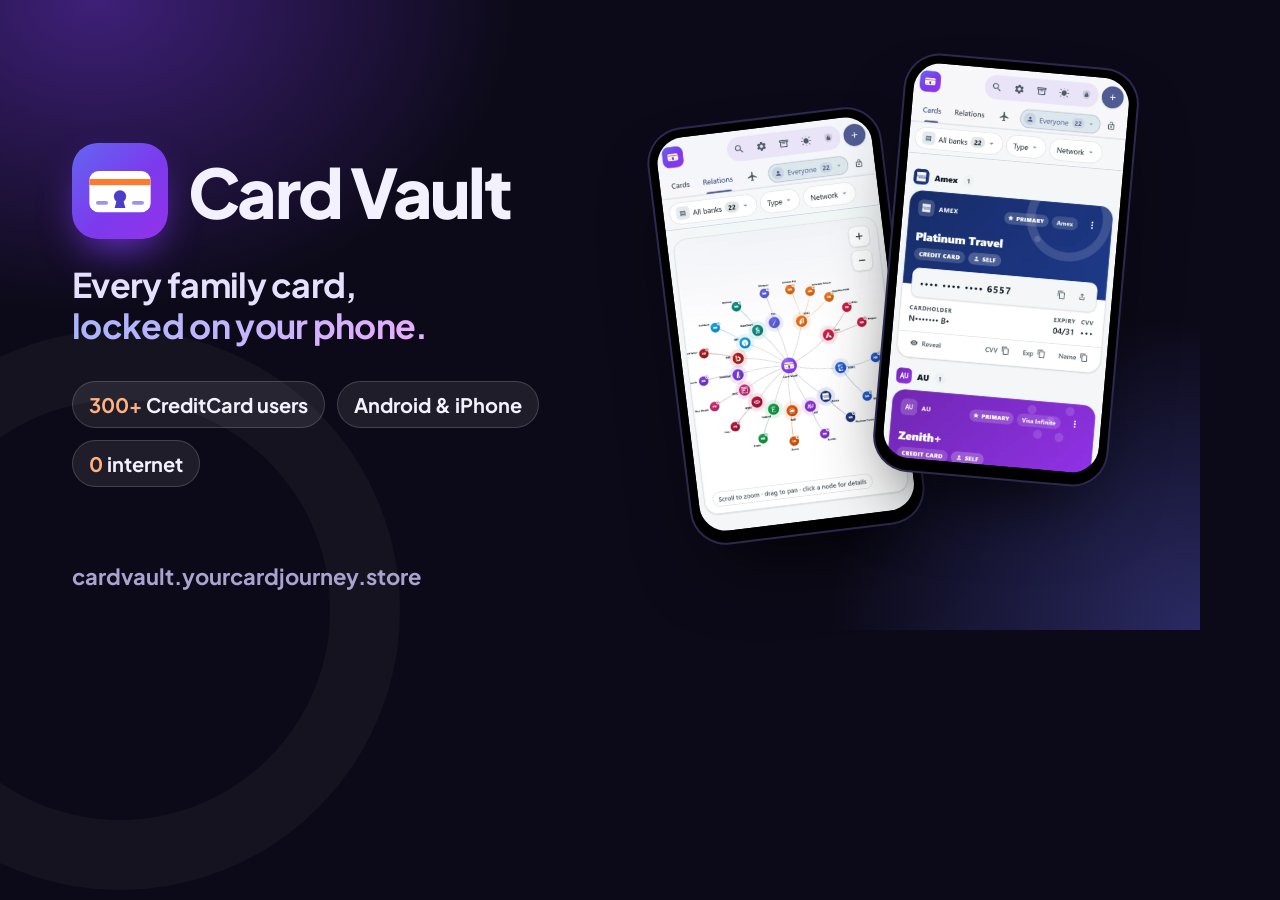
<file: tools/og.html>
<!doctype html>
<!-- Source for assets/og-cover.jpg (1200x630 WhatsApp / X share card).
     Regenerate: python tools/make-og.py -->
<html><head><meta charset="utf-8">
<link href="https://fonts.googleapis.com/css2?family=Plus+Jakarta+Sans:wght@600;700;800&display=swap" rel="stylesheet">
<style>
*{margin:0;box-sizing:border-box}
body{width:1200px;height:630px;overflow:hidden;background:#0c0a18;font-family:"Plus Jakarta Sans",sans-serif;color:#f3f1ff;position:relative}
.glow{position:absolute;inset:0;background:radial-gradient(700px 520px at 8% 0%,rgba(124,58,237,.45),transparent 60%),radial-gradient(620px 520px at 100% 100%,rgba(99,102,241,.35),transparent 60%)}
.ring{position:absolute;left:-160px;bottom:-260px;width:560px;height:560px;border-radius:50%;border:70px solid rgba(255,255,255,.035)}
.left{position:absolute;left:72px;top:0;bottom:0;width:560px;display:flex;flex-direction:column;justify-content:center}
.brand{display:flex;align-items:center;gap:20px}
.brand img{width:96px;height:96px;border-radius:26px;box-shadow:0 18px 40px -12px rgba(124,58,237,.9)}
.brand b{font-size:68px;font-weight:800;letter-spacing:-.04em;line-height:1}
.tag{margin-top:26px;font-size:34px;font-weight:700;line-height:1.2;letter-spacing:-.02em;color:#e6e0ff}
.tag em{font-style:normal;background:linear-gradient(135deg,#a5b4fc,#c4b5fd 50%,#f0abfc);-webkit-background-clip:text;background-clip:text;color:transparent}
.chips{display:flex;gap:12px;margin-top:34px;flex-wrap:wrap}
.chip{padding:10px 16px;border-radius:999px;background:rgba(255,255,255,.08);border:1px solid rgba(255,255,255,.16);font-size:20px;font-weight:700;white-space:nowrap}
.chip b{color:#ffb27f}
.url{position:absolute;left:72px;bottom:40px;font-size:22px;font-weight:700;color:#a9a3cf}
.phones{position:absolute;right:40px;top:0;bottom:0;width:520px}
.ph{position:absolute;width:232px;aspect-ratio:9/16;border-radius:34px;padding:8px;background:#000;box-shadow:0 0 0 2px #2c2850,0 40px 80px -30px rgba(0,0,0,.9)}
.ph img{width:100%;height:100%;object-fit:cover;object-position:top;border-radius:27px}
.p1{left:30px;top:118px;transform:rotate(-7deg)}
.p2{left:250px;top:62px;transform:rotate(5deg);z-index:2}
</style></head>
<body>
<div class="glow"></div><div class="ring"></div>
<div class="left">
  <div class="brand"><img src="../assets/favicon.svg"><b>Card Vault</b></div>
  <p class="tag">Every family card,<br><em>locked on your phone.</em></p>
  <div class="chips">
    <span class="chip"><b>300+</b> CreditCard users</span>
    <span class="chip">Android &amp; iPhone</span>
    <span class="chip"><b>0</b> internet</span>
  </div>
</div>
<div class="url">cardvault.yourcardjourney.store</div>
<div class="phones">
  <div class="ph p1"><img src="../assets/09-relations-map.webp"></div>
  <div class="ph p2"><img src="../assets/01-cards.webp"></div>
</div>
</body></html>
</file>
<file: demo/style.css>
/* =========================================================================
   Card Vault — My Cards. Material 3, bank-first design system.
   The tile is an information container, never a picture of a payment card.
   ========================================================================= */

:root {
  /* Material 3 baseline (light) */
  --m3-primary:        #4f5b92;
  --m3-on-primary:     #ffffff;
  --m3-primary-container:#dde7ec;
  --m3-surface:        #f3f6f8;
  /* Page background — matched to Card Ledger's soft mint-neutral gradient. */
  --bg-grad:           radial-gradient(1100px 560px at 88% -10%, #e3f4ec 0%, #f3f6f8 55%);
  /* Cool-neutral surface ramp (was lavender-tinted) — matched to Card Ledger. */
  --m3-surface-1:      #ffffff;
  --m3-surface-2:      #eef1f4;
  --m3-surface-3:      #e4eaee;
  --m3-surface-variant:#dbe2e7;
  --m3-on-surface:     #122029;
  --m3-on-surface-var: #4c5a64;
  --m3-outline:        #6b7a84;
  --m3-outline-var:    #d9e0e5;
  --m3-error:          #ba1a1a;
  --m3-scrim:          rgba(20,19,26,.42);
  --shadow-1: 0 1px 2px rgba(0,0,0,.10), 0 1px 3px rgba(0,0,0,.06);
  --shadow-2: 0 2px 6px rgba(0,0,0,.10), 0 6px 16px rgba(0,0,0,.10);
  --shadow-3: 0 8px 28px rgba(0,0,0,.18);
  --r-lg: 24px; --r-md: 16px; --r-sm: 12px;
  --header-h: 108px;
  --font: "Segoe UI", Roboto, system-ui, -apple-system, "Helvetica Neue", Arial, sans-serif;
}

html[data-theme="dark"] {
  --m3-primary:        #bcc3ff;
  --m3-on-primary:     #263063;
  --m3-primary-container:#22333d;
  --m3-surface:        #0b1418;
  /* Page background — matched to Card Ledger's dark mint-neutral gradient. */
  --bg-grad:           radial-gradient(1100px 560px at 88% -10%, #103127 0%, #0b1418 58%);
  /* Cool-neutral surface ramp (was lavender-tinted) — matched to Card Ledger. */
  --m3-surface-1:      #122029;
  --m3-surface-2:      #182c37;
  --m3-surface-3:      #203a48;
  --m3-surface-variant:#24404e;
  --m3-on-surface:     #e7f0ee;
  --m3-on-surface-var: #b3c4cc;
  --m3-outline:        #8da3ac;
  --m3-outline-var:    #253a45;
  --m3-scrim:          rgba(0,0,0,.6);
  --shadow-1: 0 1px 2px rgba(0,0,0,.4);
  --shadow-2: 0 4px 14px rgba(0,0,0,.5);
  --shadow-3: 0 10px 30px rgba(0,0,0,.6);
}

* { box-sizing: border-box; }
html, body { margin: 0; padding: 0; }
body {
  font-family: var(--font);
  background: var(--bg-grad);
  background-color: var(--m3-surface);
  color: var(--m3-on-surface);
  -webkit-font-smoothing: antialiased;
  min-height: 100vh;
}
[hidden] { display: none !important; }
button { font-family: inherit; cursor: pointer; }

/* Bank themes are data-driven: each tile/chip carries its own --bank-* colours
   inline (see BANKS in app.js), so a new bank never needs new CSS here. */

/* =========================================================================
   Lock screen
   ========================================================================= */
.lock-screen {
  position: fixed; inset: 0; display: grid; place-items: center; padding: 24px;
  background:
    radial-gradient(1200px 600px at 15% -10%, var(--m3-primary-container), transparent 60%),
    radial-gradient(1000px 500px at 110% 120%, var(--m3-surface-3), transparent 55%),
    var(--m3-surface);
}
.lock-card {
  width: min(400px, 100%); background: var(--m3-surface-1);
  border: 1px solid var(--m3-outline-var); border-radius: 28px;
  padding: 40px 32px 28px; box-shadow: var(--shadow-3); text-align: center;
  animation: rise .5s cubic-bezier(.2,.8,.2,1);
}
.lock-badge {
  width: 64px; height: 64px; margin: 0 auto 18px; border-radius: 20px;
  display: grid; place-items: center; color: var(--m3-on-primary);
  background: linear-gradient(135deg, var(--m3-primary), #7a86c4);
  box-shadow: var(--shadow-2);
}
.lock-title { margin: 0; font-size: 26px; letter-spacing: -.4px; }
.lock-sub { margin: 8px 0 22px; color: var(--m3-on-surface-var); font-size: 14px; }
.lock-error { color: var(--m3-error); font-size: 13px; margin: 4px 0 -6px; }
.lock-note { margin: 18px 0 0; font-size: 12px; color: var(--m3-outline); }
.btn-block { width: 100%; margin-top: 8px; }

/* =========================================================================
   Activation + licence
   The activation card sits in front of the lock screen: until this clears,
   the vault is never opened and no card data is read from disk.
   ========================================================================= */
.lock-card-wide { width: min(470px, 100%); text-align: left; }
.lock-card-wide .lock-badge { margin-left: 0; }
.lock-card-wide .lock-title,
.lock-card-wide .lock-sub { text-align: left; }

.act-label {
  display: block; font-size: 12px; font-weight: 700; letter-spacing: .03em;
  text-transform: uppercase; color: var(--m3-on-surface-var); margin: 20px 0 8px;
}
.mid-box {
  display: flex; align-items: center; gap: 10px;
  background: var(--m3-surface-2); border: 1px solid var(--m3-outline-var);
  border-radius: 14px; padding: 12px 12px 12px 14px;
}
.mid-box code {
  flex: 1; min-width: 0; font-size: 12.5px; letter-spacing: .04em; line-height: 1.5;
  font-family: "Cascadia Mono", Consolas, monospace; word-break: break-all;
  color: var(--m3-on-surface);
}
.btn-sm { padding: 7px 14px; font-size: 12.5px; border-radius: 999px; flex: none; }
.act-note { margin: 8px 0 0; font-size: 11.5px; color: var(--m3-outline); }

.act-code {
  width: 100%; padding: 12px 14px; border-radius: 14px; resize: vertical;
  font-family: "Cascadia Mono", Consolas, monospace; font-size: 12px;
  line-height: 1.6; letter-spacing: .02em; word-break: break-all;
  background: var(--m3-surface-2); color: var(--m3-on-surface);
  border: 1px solid var(--m3-outline-var); outline: none;
  transition: border-color .15s, box-shadow .15s;
}
.act-code:focus {
  border-color: var(--m3-primary);
  box-shadow: 0 0 0 3px color-mix(in srgb, var(--m3-primary) 18%, transparent);
}
.act-detail {
  margin-top: 20px; padding-top: 18px; border-top: 1px solid var(--m3-outline-var);
  display: grid; grid-template-columns: auto 1fr; gap: 7px 16px; font-size: 13px;
}
.act-detail dt { color: var(--m3-on-surface-var); font-size: 12px; font-weight: 600; }
.act-detail dd { margin: 0; word-break: break-word; }

/* Licence panel inside the app (Step 7 information screen) */
.lic-panel { display: grid; grid-template-columns: auto 1fr; gap: 9px 18px; font-size: 13.5px; }
.lic-panel dt { color: var(--m3-on-surface-var); font-size: 12.5px; font-weight: 600; }
.lic-panel dd { margin: 0; word-break: break-word; }
.lic-panel dd code { font-size: 12px; letter-spacing: .03em; }
.lic-badge {
  display: inline-flex; align-items: center; gap: 6px; padding: 4px 12px;
  border-radius: 999px; font-size: 12px; font-weight: 700;
}

/* The header chip. Neutral by default so a healthy licence is quiet; it only
   earns colour when the user needs to act (expiring soon, or lapsed). */
.lic-chip {
  display: inline-flex; align-items: center; gap: 7px;
  padding: 7px 14px 7px 11px; border-radius: 999px;
  font-family: inherit; font-size: 12.5px; font-weight: 650; line-height: 1;
  background: var(--m3-surface-3); color: var(--m3-on-surface-var);
  border: 1px solid var(--m3-outline-var); white-space: nowrap;
  transition: filter .15s, background .15s;
}
.lic-chip:hover { filter: brightness(.97); }
html[data-theme="dark"] .lic-chip:hover { filter: brightness(1.15); }
.lic-chip svg { flex: none; opacity: .85; }
/* Tinted rather than filled: the chip sits in a busy header, so it carries
   just enough colour to be noticed without shouting over the card tiles. The
   fill is a translucent wash of the status colour, with a matching border
   doing most of the work of holding the shape. */
.lic-chip.is-warn {
  background: color-mix(in srgb, #c98a00 14%, transparent);
  border-color: color-mix(in srgb, #c98a00 32%, transparent);
  color: #8a5a00;
}
.lic-chip.is-bad {
  background: color-mix(in srgb, var(--m3-error) 11%, transparent);
  border-color: color-mix(in srgb, var(--m3-error) 28%, transparent);
  color: var(--m3-error);
}
html[data-theme="dark"] .lic-chip.is-warn {
  background: color-mix(in srgb, #ffd48a 12%, transparent);
  border-color: color-mix(in srgb, #ffd48a 26%, transparent);
  color: #ffd48a;
}
html[data-theme="dark"] .lic-chip.is-bad {
  background: color-mix(in srgb, var(--m3-error) 15%, transparent);
  border-color: color-mix(in srgb, var(--m3-error) 30%, transparent);
}

/* Status strip at the top of the licence panel */
.lic-status {
  display: flex; align-items: center; gap: 10px; flex-wrap: wrap;
  padding: 14px 16px; border-radius: 16px; margin-bottom: 20px;
  background: var(--m3-surface-2); font-size: 13.5px; line-height: 1.5;
}
.lic-status.is-warn {
  background: color-mix(in srgb, #c98a00 13%, transparent); color: #8a5a00;
}
.lic-status.is-bad {
  background: color-mix(in srgb, var(--m3-error) 10%, transparent); color: var(--m3-error);
}
html[data-theme="dark"] .lic-status.is-warn {
  background: color-mix(in srgb, #ffd48a 11%, transparent); color: #ffd48a;
}
.lic-foot {
  margin: 20px 0 0; padding-top: 16px; font-size: 11.5px; line-height: 1.6;
  color: var(--m3-outline); border-top: 1px solid var(--m3-outline-var);
}

/* Renewal block. Collapsed by default so the panel stays a status screen, but
   always reachable - waiting until the licence has lapsed to offer this is too
   late to be any use. */
.lic-renew { margin-top: 20px; padding-top: 6px; border-top: 1px solid var(--m3-outline-var); }
.lic-renew-toggle {
  display: inline-flex; align-items: center; gap: 6px;
  padding: 10px 4px; font-size: 13px; font-weight: 600;
}
.lic-renew-toggle svg { transition: transform .2s ease; }
.lic-renew-toggle.is-open svg { transform: rotate(180deg); }
.lic-renew #licRenewBody { padding: 4px 0 2px; }
.lic-renew .mid-box { margin-bottom: 12px; }
.lic-renew .act-code { margin-bottom: 4px; }
.micro-note { margin: 0 0 12px; font-size: 12px; line-height: 1.6; color: var(--m3-on-surface-var); }
.lic-ok-msg {
  color: var(--ok, #1d6d43); font-size: 13px; font-weight: 600; margin: 10px 0 -4px;
}
html[data-theme="dark"] .lic-ok-msg { color: #86d9a8; }
.lic-ok   { background: #cdefda; color: #1d6d43; }
.lic-warn { background: #ffe3ad; color: #8a5a00; }
.lic-bad  { background: var(--m3-error-container, #ffdad6); color: var(--m3-error); }
html[data-theme="dark"] .lic-ok   { background: #14432a; color: #86d9a8; }
html[data-theme="dark"] .lic-warn { background: #4a3200; color: #ffd48a; }

/* A licence in its grace window makes the app read-only. Editing affordances
   are hidden rather than left to fail, so the user is never invited to try
   something the server will refuse. */
body.is-readonly .btn-add,
body.is-readonly #emptyAddBtn,
body.is-readonly #sampleRemove { display: none !important; }
.ro-banner {
  background: color-mix(in srgb, #c98a00 14%, transparent);
  border-bottom: 1px solid color-mix(in srgb, #c98a00 26%, transparent);
  color: #8a5a00; padding: 10px 16px; font-size: 13px;
  text-align: center; font-weight: 600;
}
html[data-theme="dark"] .ro-banner {
  background: color-mix(in srgb, #ffd48a 11%, transparent);
  border-bottom-color: color-mix(in srgb, #ffd48a 22%, transparent);
  color: #ffd48a;
}

/* =========================================================================
   Shared YourCardJourney branding credit (logo + handle)
   ========================================================================= */
.site-credit {
  display: flex; flex-direction: column; align-items: center; gap: 10px;
  margin: 48px auto 8px; padding-top: 28px; border-top: 1px solid var(--m3-outline-var);
}
.lock-credit {
  display: flex; align-items: center; justify-content: center; gap: 10px;
  margin-top: 20px; padding-top: 18px; border-top: 1px solid var(--m3-outline-var);
}
.credit-logo {
  height: 72px; width: 72px; border-radius: 18px; object-fit: cover;
  box-shadow: var(--shadow-1);
}
.lock-credit .credit-logo { height: 40px; width: 40px; border-radius: 12px; }
.credit-text { color: var(--m3-on-surface-var); font-size: 13px; }
.credit-text .handle { color: var(--m3-primary); font-weight: 700; }

/* =========================================================================
   Text fields (Material 3 filled)
   ========================================================================= */
.field { position: relative; margin: 14px 0; text-align: left; }
.field input, .field select, .field textarea {
  width: 100%; font: inherit; font-size: 15px; color: var(--m3-on-surface);
  background: var(--m3-surface-2); border: none;
  border-bottom: 2px solid var(--m3-outline-var);
  border-radius: 10px 10px 0 0; padding: 22px 14px 8px; outline: none;
  transition: border-color .18s, background .18s;
}
.field textarea { resize: vertical; min-height: 56px; }
.field select { padding-top: 22px; appearance: none;
  background-image: url("data:image/svg+xml,%3Csvg xmlns='http://www.w3.org/2000/svg' width='20' height='20' viewBox='0 0 24 24'%3E%3Cpath fill='%23777680' d='m7 10 5 5 5-5z'/%3E%3C/svg%3E");
  background-repeat: no-repeat; background-position: right 12px center; }
.field input:focus, .field select:focus, .field textarea:focus {
  border-bottom-color: var(--m3-primary); background: var(--m3-surface-3);
}
.field label {
  position: absolute; left: 14px; top: 16px; font-size: 15px;
  color: var(--m3-on-surface-var); pointer-events: none;
  transition: all .16s ease; transform-origin: left;
}
.field input:focus + label, .field input:not(:placeholder-shown) + label,
.field textarea:focus + label, .field textarea:not(:placeholder-shown) + label {
  top: 7px; font-size: 11.5px; color: var(--m3-primary);
}
.field label.static-label, .field select + label { top: 7px; font-size: 11.5px; }
.field-row { display: flex; gap: 12px; }
.field-row .field { flex: 1; }

/* =========================================================================
   Buttons
   ========================================================================= */
.btn {
  display: inline-flex; align-items: center; gap: 8px; justify-content: center;
  border: none; border-radius: 999px; padding: 10px 20px; font-size: 14px;
  font-weight: 600; letter-spacing: .2px; transition: filter .15s, background .15s, box-shadow .15s;
}
.btn:active { transform: translateY(1px); }
.btn-filled { background: var(--m3-primary); color: var(--m3-on-primary); box-shadow: var(--shadow-1); }
.btn-filled:hover { filter: brightness(1.06); box-shadow: var(--shadow-2); }
.btn-tonal { background: var(--m3-primary-container); color: var(--m3-primary); }
.btn-tonal:hover { filter: brightness(.98); }
.btn-text { background: transparent; color: var(--m3-primary); }
.btn-text:hover { background: color-mix(in srgb, var(--m3-primary) 10%, transparent); }
.btn-danger { background: var(--m3-error); color: #fff; }
.btn-add { padding: 9px 16px; }
.icon-btn {
  width: 40px; height: 40px; border-radius: 50%; border: none; background: transparent;
  color: var(--m3-on-surface-var); display: grid; place-items: center;
  transition: background .15s, color .15s;
}
.icon-btn:hover { background: var(--m3-surface-3); color: var(--m3-on-surface); }
.icon-btn.is-active { background: var(--m3-primary); color: var(--m3-on-primary); }
.icon-btn.is-active:hover { background: var(--m3-primary); color: var(--m3-on-primary); filter: brightness(1.06); }

/* =========================================================================
   Top bar + tabs
   ========================================================================= */
/* header division: its own panel colour on the tinted page, not the page colour.
   No gradient rule along the bottom edge here - the active tab's indicator
   already lives on that line. */
.topbar {
  position: sticky; top: 0; z-index: 30;
  background: color-mix(in srgb, var(--m3-surface-1) 90%, var(--m3-primary) 5%);
  backdrop-filter: saturate(1.35) blur(12px);
  border-bottom: 1px solid color-mix(in srgb, var(--m3-primary) 18%, var(--m3-outline-var));
  box-shadow: 0 1px 0 rgba(255,255,255,.55) inset, 0 6px 18px -12px rgba(124,58,237,.45);
}
html[data-theme="dark"] .topbar { box-shadow: 0 6px 20px -14px #000; }
.topbar-inner {
  max-width: 1120px; margin: 0 auto; padding: 12px 20px 6px;
  display: flex; align-items: center; justify-content: space-between; gap: 12px;
}
.brand { display: flex; align-items: center; gap: 10px; flex: 0 0 auto; cursor: pointer; -webkit-tap-highlight-color: transparent; }
.brand:active { opacity: .75; }
.brand-mark {
  width: 38px; height: 38px; border-radius: 12px; display: grid; place-items: center;
  color: var(--m3-on-primary); background: linear-gradient(140deg,#6366f1 0%,#7c3aed 55%,#9333ea 100%);
  box-shadow: 0 7px 16px rgba(124,58,237,.4), inset 0 1px 0 rgba(255,255,255,.35);
  transition: transform .16s ease, box-shadow .16s ease, filter .16s ease;
}
.brand:hover .brand-mark { transform: translateY(-1px); filter: brightness(1.06); box-shadow: 0 9px 20px rgba(124,58,237,.5), inset 0 1px 0 rgba(255,255,255,.45); }
.brand:focus-visible { outline: none; }
.brand:focus-visible .brand-mark { outline: 2px solid #7c3aed; outline-offset: 3px; }
/* Animated brand icon — mirrors the YourCardJourney portal hover motion */
.an-stripe, .an-sig { transform-box: fill-box; transform-origin: left center; }
.brand:hover .an-stripe { animation: an-grow .5s cubic-bezier(.22,1,.36,1) both; }
.brand:hover .an-sig { animation: an-grow .45s .22s cubic-bezier(.22,1,.36,1) both; }
@keyframes an-grow { from { transform: scaleX(0); } to { transform: scaleX(1); } }
@media (prefers-reduced-motion: reduce) { .brand:hover .an-stripe, .brand:hover .an-sig { animation: none; } }
.brand-text { display: flex; flex-direction: column; line-height: 1.05; gap: 2px; }
.brand-tag {
  font-size: 10px; letter-spacing: .16em; font-weight: 800; align-self: flex-start;
  text-transform: uppercase; color: var(--m3-on-surface-var);
}
.brand-name { font-size: 20px; font-weight: 700; letter-spacing: -.3px; white-space: nowrap; }
.topbar-actions { display: flex; align-items: center; gap: 6px; }
.i-moon { display: none; } html[data-theme="dark"] .i-sun { display: none; }
html[data-theme="dark"] .i-moon { display: block; }

.tabs { max-width: 1120px; margin: 0 auto; padding: 0 20px; display: flex; gap: 4px; }
.tab {
  position: relative; background: none; border: none; padding: 12px 18px 14px;
  font-size: 14px; font-weight: 600; color: var(--m3-on-surface-var);
  border-radius: 10px 10px 0 0;
}
.tab.is-active { color: var(--m3-primary); }
.tab.is-active::after {
  content: ""; position: absolute; left: 14px; right: 14px; bottom: 0; height: 3px;
  background: var(--m3-primary); border-radius: 3px 3px 0 0;
}
.tab.is-disabled { color: var(--m3-outline); cursor: not-allowed; }
.tab .soon {
  font-size: 10px; font-weight: 700; padding: 2px 6px; border-radius: 6px;
  background: var(--m3-surface-3); color: var(--m3-outline); margin-left: 4px;
  vertical-align: middle;
}

/* =========================================================================
   Sticky bank selector
   ========================================================================= */
.bankbar {
  position: sticky; top: var(--topbar-h, 108px); z-index: 20;
  background: color-mix(in srgb, var(--m3-surface) 92%, transparent);
  backdrop-filter: blur(10px); border-bottom: 1px solid var(--m3-outline-var);
}
/* The bank selector WRAPS rather than scrolling sideways: chips flow onto as
   many rows as needed (roughly 5-7 per row), so every bank is reachable
   without a hidden horizontal scroll. */
.bankbar-scroll {
  max-width: 1120px; margin: 0 auto; padding: 12px 20px; display: flex; gap: 10px;
  flex-wrap: wrap;
}

/* Collapsible network filter (below the bank selector) */
.netfilter {
  max-width: 1120px; margin: 0 auto; padding: 0 20px 12px;
  display: flex; flex-direction: column; gap: 8px; align-items: flex-start;
}
/* The "Network" dropdown trigger — sits collapsed by default like a select. */
.net-toggle {
  display: inline-flex; align-items: center; gap: 8px;
  border: 1px solid var(--m3-outline-var); background: var(--m3-surface-2);
  color: var(--m3-on-surface); font-weight: 600; font-size: 13px;
  border-radius: 999px; padding: 7px 12px 7px 9px;
  transition: transform .12s, box-shadow .15s, background .15s, border-color .15s;
}
.net-toggle:hover { transform: translateY(-1px); box-shadow: var(--shadow-1); }
.net-toggle.has-selection {
  color: var(--m3-on-primary); border-color: transparent;
  background: linear-gradient(135deg, var(--m3-primary), #7a86c4); box-shadow: var(--shadow-1);
}
.net-toggle .nt-icon {
  width: 22px; height: 22px; border-radius: 7px; display: grid; place-items: center;
  background: var(--m3-surface-3); color: var(--m3-on-surface-var);
}
.net-toggle.has-selection .nt-icon { background: rgba(255,255,255,.22); color: var(--m3-on-primary); }
.net-toggle .nt-label { letter-spacing: .2px; }
.net-toggle .nt-value {
  font-weight: 700; padding: 1px 8px; border-radius: 999px; font-size: 12px;
  background: var(--m3-surface-3); color: var(--m3-primary);
}
.net-toggle.has-selection .nt-value { background: rgba(255,255,255,.24); color: var(--m3-on-primary); }
.net-toggle .nt-caret { transition: transform .2s ease; }
.net-toggle.is-open .nt-caret { transform: rotate(180deg); }

/* The panel that opens under the trigger: networks, then variants. */
.net-panel { display: flex; flex-direction: column; gap: 8px; width: 100%;
  animation: netdrop .2s cubic-bezier(.2,.8,.2,1); }
@keyframes netdrop { from { opacity: 0; transform: translateY(-6px); } to { opacity: 1; transform: none; } }
.netbar-scroll {
  display: flex; flex-wrap: wrap; align-items: center; gap: 8px;
}
.filter-label {
  flex: 0 0 auto; font-size: 10.5px; font-weight: 800; letter-spacing: .8px;
  text-transform: uppercase; color: var(--m3-on-surface-var); padding-right: 2px;
}
.filter-label.sub { color: var(--m3-primary); }
.net-chip, .var-chip {
  flex: 0 0 auto; display: inline-flex; align-items: center; gap: 7px;
  border: 1px solid var(--m3-outline-var); background: var(--m3-surface-2);
  color: var(--m3-on-surface); font-weight: 600; border-radius: 999px;
  transition: transform .12s, box-shadow .15s, background .15s, border-color .15s;
}
.net-chip { padding: 6px 12px 6px 7px; font-size: 13px; }
.var-chip { padding: 5px 12px; font-size: 12.5px; }
.net-chip:hover, .var-chip:hover { transform: translateY(-1px); box-shadow: var(--shadow-1); }
.net-chip.is-active, .var-chip.is-active {
  color: var(--m3-on-primary); border-color: transparent;
  background: linear-gradient(135deg, var(--m3-primary), #7a86c4); box-shadow: var(--shadow-1);
}
.net-glyph {
  min-width: 22px; height: 22px; padding: 0 5px; border-radius: 7px;
  display: inline-grid; place-items: center; font-size: 10px; font-weight: 800;
  background: var(--m3-surface-3); color: var(--m3-on-surface-var);
}
.net-chip.is-active .net-glyph { background: rgba(255,255,255,.22); color: var(--m3-on-primary); }
.net-chip .count, .var-chip .count {
  min-width: 18px; height: 18px; padding: 0 5px; border-radius: 999px;
  display: inline-grid; place-items: center; font-size: 10.5px; font-weight: 700;
  background: var(--m3-surface-3); color: var(--m3-on-surface-var);
}
.net-chip.is-active .count, .var-chip.is-active .count {
  background: rgba(255,255,255,.24); color: var(--m3-on-primary);
}
.bank-chip {
  flex: 0 0 auto; display: inline-flex; align-items: center; gap: 9px;
  padding: 7px 14px 7px 8px; border-radius: 999px;
  background: var(--m3-surface-2); border: 1px solid var(--m3-outline-var);
  color: var(--m3-on-surface); font-size: 13.5px; font-weight: 600;
  transition: transform .12s, box-shadow .15s, border-color .15s, background .15s;
}
.bank-chip:hover { transform: translateY(-1px); box-shadow: var(--shadow-1); }
.bank-chip.is-active {
  border-color: transparent; color: var(--bank-fg, #fff);
  background: linear-gradient(135deg, var(--bank-a, var(--m3-primary)), var(--bank-b, #7a86c4));
  box-shadow: var(--shadow-2);
}
.bank-chip .glyph {
  width: 26px; height: 26px; border-radius: 8px; display: grid; place-items: center;
  font-size: 11px; font-weight: 800; letter-spacing: .3px;
  color: var(--bank-fg, #fff);
  background: linear-gradient(135deg, var(--bank-a, var(--m3-outline)), var(--bank-b, var(--m3-on-surface-var)));
}
.bank-chip.is-active .glyph { background: rgba(255,255,255,.22); }
.bank-chip .count {
  min-width: 20px; height: 20px; padding: 0 6px; border-radius: 999px;
  display: inline-grid; place-items: center; font-size: 11px; font-weight: 700;
  background: var(--m3-surface-3); color: var(--m3-on-surface-var);
}
.bank-chip.is-active .count { background: rgba(255,255,255,.24); color: var(--bank-fg, #fff); }
.bank-chip.all .glyph {
  background: linear-gradient(135deg, var(--m3-primary), #7a86c4);
}

/* =========================================================================
   Content + alphabetical groups
   ========================================================================= */
.content { max-width: 1120px; margin: 0 auto; padding: 8px 20px 96px; }

/* Cards are grouped into one section per bank (A→Z by bank name) on the "All"
   view; a single-bank view is one plain grid with no header. */
.bank-group { margin-top: 6px; }
.bank-head {
  position: sticky; top: var(--alpha-top, 165px); z-index: 10;
  display: flex; align-items: center; gap: 10px; padding: 14px 4px 10px;
  background: linear-gradient(var(--m3-surface) 68%, transparent);
}
.bank-head .glyph {
  width: 28px; height: 28px; border-radius: 8px; display: grid; place-items: center;
  font-size: 11px; font-weight: 800; letter-spacing: .3px; color: var(--bank-fg, #fff);
  background: linear-gradient(135deg, var(--bank-a, var(--m3-primary)), var(--bank-b, #7a86c4));
}
.bank-head .bank-title {
  font-size: 15px; font-weight: 800; letter-spacing: -.2px; color: var(--m3-on-surface);
}
.bank-head .count {
  min-width: 20px; height: 20px; padding: 0 6px; border-radius: 999px;
  display: inline-grid; place-items: center; font-size: 11px; font-weight: 700;
  background: var(--m3-surface-2); color: var(--m3-on-surface-var);
}
.card-grid {
  display: grid; grid-template-columns: repeat(auto-fill, minmax(300px, 1fr));
  gap: 16px;
}

/* One-time notice offering to remove the 25 sample cards seeded earlier. */
.sample-banner {
  display: flex; align-items: center; gap: 14px; margin: 14px 0 4px;
  padding: 14px 16px; border-radius: var(--r-md);
  background: var(--m3-primary-container); color: var(--m3-on-surface);
  border: 1px solid var(--m3-outline-var); box-shadow: var(--shadow-1);
}
.sample-banner .sb-text { flex: 1; font-size: 14px; line-height: 1.45; }
.sample-banner .sb-text b { color: var(--m3-primary); }
.sample-banner .sb-actions { display: flex; gap: 8px; flex: 0 0 auto; }

/* =========================================================================
   Card tile — information container in the bank's design language
   ========================================================================= */
.tile {
  border-radius: var(--r-lg); background: var(--m3-surface-1);
  border: 1px solid var(--m3-outline-var); box-shadow: var(--shadow-1);
  overflow: hidden; transition: transform .14s, box-shadow .18s;
  animation: rise .35s cubic-bezier(.2,.8,.2,1) both;
}
.tile:hover { transform: translateY(-3px); box-shadow: var(--shadow-2); }

.tile-head {
  position: relative; padding: 16px 16px 44px;
  color: var(--bank-fg, #fff);
  background: linear-gradient(135deg, var(--bank-a), var(--bank-b));
  overflow: hidden;
}
.tile-head .illus { position: absolute; inset: 0; opacity: .9; pointer-events: none; }
.tile-head-row { position: relative; display: flex; align-items: flex-start; justify-content: space-between; gap: 8px; }
.tile-bank {
  display: inline-flex; align-items: center; gap: 8px; font-size: 11.5px;
  font-weight: 700; letter-spacing: .6px; text-transform: uppercase;
  opacity: .92;
}
.tile-bank .glyph {
  width: 30px; height: 30px; border-radius: 9px; display: grid; place-items: center;
  background: rgba(255,255,255,.2); font-size: 12px; font-weight: 800;
  backdrop-filter: blur(2px);
}
.tile-network { position: relative; font-size: 11px; font-weight: 700; opacity: .9;
  padding: 4px 9px; border-radius: 999px; background: rgba(255,255,255,.16); }
.tile-name {
  position: relative; margin: 14px 0 0; font-size: 21px; font-weight: 800;
  letter-spacing: -.3px; line-height: 1.15;
}
.tile-menu-btn { color: var(--bank-fg, #fff); }
.tile-menu-btn:hover { background: rgba(255,255,255,.18); color: var(--bank-fg, #fff); }

/* number strip straddling the header/body */
.tile-number {
  position: relative; margin: -30px 16px 0; z-index: 2;
  background: var(--m3-surface); border: 1px solid var(--m3-outline-var);
  border-radius: 14px; box-shadow: var(--shadow-1);
  padding: 12px 12px 12px 14px; display: flex; align-items: center; gap: 10px;
}
.tile-number .num {
  font-size: 17px; font-weight: 700; letter-spacing: 1.5px; flex: 1;
  font-variant-numeric: tabular-nums; white-space: nowrap; overflow: hidden;
  text-overflow: ellipsis; color: var(--m3-on-surface);
}
.tile-body { padding: 12px 16px 8px; display: flex; gap: 10px; }
.detail { flex: 1; min-width: 0; }
.detail .k {
  font-size: 10.5px; font-weight: 700; letter-spacing: .8px; text-transform: uppercase;
  color: var(--m3-on-surface-var); margin-bottom: 2px;
}
.detail .v {
  font-size: 15px; font-weight: 600; display: flex; align-items: center; gap: 6px;
  font-variant-numeric: tabular-nums;
}
.detail .v.secret { letter-spacing: 2px; }
.tile-foot {
  display: flex; align-items: center; gap: 4px; padding: 6px 12px 12px;
  border-top: 1px solid var(--m3-outline-var); margin-top: 6px;
}
.tile-foot .spacer { flex: 1; }
.chip-btn {
  display: inline-flex; align-items: center; gap: 6px; border: none;
  background: transparent; color: var(--m3-on-surface-var);
  font-size: 12px; font-weight: 600; padding: 6px 10px; border-radius: 999px;
  transition: background .15s, color .15s;
}
.chip-btn:hover { background: var(--m3-surface-3); color: var(--m3-on-surface); }
.mini-copy {
  width: 28px; height: 28px; border-radius: 8px; border: none; background: transparent;
  color: var(--m3-on-surface-var); display: grid; place-items: center; flex: 0 0 auto;
  transition: background .15s, color .15s;
}
.mini-copy:hover { background: var(--m3-surface-3); color: var(--m3-primary); }

/* =========================================================================
   Empty + skeleton
   ========================================================================= */
.empty { text-align: center; padding: 64px 20px; color: var(--m3-on-surface-var); }
.empty-art { margin-bottom: 6px; }
.empty h2 { margin: 8px 0 4px; color: var(--m3-on-surface); }
.empty p { margin: 0 0 20px; }
.empty-actions { display: flex; gap: 10px; justify-content: center; flex-wrap: wrap; }

.skeleton-wrap {
  display: grid; grid-template-columns: repeat(auto-fill, minmax(320px, 1fr));
  gap: 16px; margin-top: 24px;
}
.sk {
  height: 232px; border-radius: var(--r-lg); border: 1px solid var(--m3-outline-var);
  background: linear-gradient(100deg, var(--m3-surface-1) 30%, var(--m3-surface-3) 50%, var(--m3-surface-1) 70%);
  background-size: 200% 100%; animation: shimmer 1.3s infinite linear;
}
@keyframes shimmer { to { background-position: -200% 0; } }
@keyframes rise { from { opacity: 0; transform: translateY(10px); } to { opacity: 1; transform: none; } }

/* =========================================================================
   Sheet (add/edit) + modal + menu + snackbar
   ========================================================================= */
.sheet-scrim, .modal-scrim {
  position: fixed; inset: 0; z-index: 60; background: var(--m3-scrim);
  display: grid; animation: fade .2s ease;
}
.sheet-scrim { place-items: end center; }
.modal-scrim { place-items: center; padding: 20px; }
.sheet {
  width: min(520px, 100%); max-height: 92vh; overflow-y: auto;
  background: var(--m3-surface-1); border-radius: 28px 28px 0 0;
  box-shadow: var(--shadow-3); animation: slideup .3s cubic-bezier(.2,.8,.2,1);
}
@media (min-width: 560px) {
  .sheet-scrim { place-items: center; }
  .sheet { border-radius: 28px; animation: rise .3s cubic-bezier(.2,.8,.2,1); }
}
.sheet-head {
  position: sticky; top: 0; background: var(--m3-surface-1); z-index: 2;
  display: flex; align-items: center; justify-content: space-between;
  padding: 20px 20px 8px;
}
.sheet-head h2 { margin: 0; font-size: 20px; }
.sheet-body { padding: 4px 20px 20px; }
.sheet-foot { display: flex; justify-content: flex-end; gap: 8px; margin-top: 18px; }

/* Import (bulk paste) */
.import-hint { margin: 4px 0 8px; font-size: 14px; color: var(--m3-on-surface-var); }
.import-cols {
  font-family: ui-monospace, "Cascadia Code", Consolas, monospace; font-size: 12.5px;
  font-weight: 700; color: var(--m3-primary); background: var(--m3-surface-2);
  border: 1px solid var(--m3-outline-var); border-radius: 10px; padding: 10px 12px;
}
.import-note { margin: 8px 0 10px; font-size: 12.5px; color: var(--m3-on-surface-var); line-height: 1.5; }
.import-area {
  width: 100%; min-height: 150px; resize: vertical; font-size: 13px;
  font-family: ui-monospace, "Cascadia Code", Consolas, monospace; line-height: 1.6;
  color: var(--m3-on-surface); background: var(--m3-surface-2);
  border: 1px solid var(--m3-outline-var); border-radius: 12px; padding: 12px 14px;
  outline: none; transition: border-color .18s;
}
.import-area:focus { border-color: var(--m3-primary); }
.import-area::placeholder { color: var(--m3-outline); }
.import-foot { display: flex; align-items: center; justify-content: space-between; gap: 10px; margin-top: 14px; }
.import-count { font-size: 13px; font-weight: 600; color: var(--m3-on-surface-var); }
.import-count.ready { color: var(--m3-primary); }
.btn:disabled { opacity: .45; cursor: not-allowed; }

.modal {
  width: min(440px, 100%); background: var(--m3-surface-1); border-radius: 28px;
  box-shadow: var(--shadow-3); padding: 26px; animation: rise .26s cubic-bezier(.2,.8,.2,1);
}
.modal h2 { margin: 0 0 6px; font-size: 20px; }
.modal p { margin: 0 0 18px; color: var(--m3-on-surface-var); font-size: 14px; }
.modal-foot { display: flex; justify-content: flex-end; gap: 8px; margin-top: 22px; }
.reveal-badge {
  width: 52px; height: 52px; border-radius: 16px; display: grid; place-items: center;
  color: var(--m3-on-primary); background: linear-gradient(135deg, var(--m3-primary), #7a86c4);
  margin-bottom: 14px;
}
.detail-list { display: grid; gap: 2px; margin: 6px 0 4px; }
.detail-list .row {
  display: flex; align-items: center; gap: 10px; padding: 12px 4px;
  border-bottom: 1px solid var(--m3-outline-var);
}
.detail-list .row:last-child { border-bottom: none; }
.detail-list .rk { width: 108px; flex: 0 0 auto; font-size: 12px; font-weight: 700;
  text-transform: uppercase; letter-spacing: .5px; color: var(--m3-on-surface-var); }
.detail-list .rv { flex: 1; font-size: 15px; font-weight: 600; word-break: break-word;
  font-variant-numeric: tabular-nums; }

.menu {
  position: fixed; z-index: 70; min-width: 196px; padding: 8px;
  background: var(--m3-surface-2); border: 1px solid var(--m3-outline-var);
  border-radius: 14px; box-shadow: var(--shadow-3); animation: rise .14s ease;
}
.menu button {
  display: flex; align-items: center; gap: 12px; width: 100%; border: none;
  background: transparent; color: var(--m3-on-surface); font-size: 14px;
  padding: 11px 12px; border-radius: 9px; text-align: left;
}
.menu button:hover { background: var(--m3-surface-3); }
.menu button.danger { color: var(--m3-error); }
.menu button svg { color: var(--m3-on-surface-var); }
.menu button.danger svg { color: var(--m3-error); }
.menu .sep { height: 1px; background: var(--m3-outline-var); margin: 6px 4px; }

.snackbar {
  position: fixed; left: 50%; bottom: 24px; transform: translateX(-50%) translateY(20px);
  z-index: 90; background: #2f2f38; color: #f2f0f7; padding: 13px 20px;
  border-radius: 12px; box-shadow: var(--shadow-3); font-size: 14px; font-weight: 600;
  display: flex; align-items: center; gap: 10px; opacity: 0; transition: opacity .2s, transform .2s;
}
.snackbar.show { opacity: 1; transform: translateX(-50%) translateY(0); }
.snackbar svg { color: #8fe39a; }

@keyframes fade { from { opacity: 0; } to { opacity: 1; } }
@keyframes slideup { from { transform: translateY(40px); } to { transform: none; } }

/* =========================================================================
   Add-on toggle (Material switch) in the add/edit sheet
   ========================================================================= */
.switch-row {
  display: flex; align-items: center; gap: 12px; margin: 16px 0 4px;
  padding: 12px 14px; border-radius: var(--r-md); cursor: pointer;
  background: var(--m3-surface-2); border: 1px solid var(--m3-outline-var);
  transition: background .18s, border-color .18s;
}
.switch-row:hover { background: var(--m3-surface-3); }
.switch-ico {
  flex: 0 0 auto; width: 38px; height: 38px; border-radius: 11px;
  display: grid; place-items: center; color: var(--m3-on-primary);
  background: linear-gradient(135deg, var(--m3-primary), #7a86c4);
  box-shadow: var(--shadow-1); transition: filter .18s;
}
.switch-ico .ic-addon { display: none; }
.switch-text { flex: 1; min-width: 0; }
.switch-label { font-size: 14.5px; font-weight: 700; color: var(--m3-on-surface); }
.switch-help { font-size: 12px; color: var(--m3-on-surface-var); line-height: 1.4; margin-top: 2px; }
.switch-input { position: absolute; opacity: 0; width: 0; height: 0; }
.switch-track {
  flex: 0 0 auto; width: 46px; height: 28px; border-radius: 999px;
  background: var(--m3-surface-variant); border: 2px solid var(--m3-outline);
  position: relative; transition: background .2s, border-color .2s;
}
.switch-thumb {
  position: absolute; top: 4px; left: 4px; width: 16px; height: 16px;
  border-radius: 50%; background: var(--m3-outline);
  transition: transform .22s cubic-bezier(.2,.8,.2,1), width .22s, height .22s, top .22s, left .22s, background .2s;
}
/* Checked = this is an add-on card */
.switch-input:checked ~ .switch-track {
  background: var(--m3-primary); border-color: var(--m3-primary);
}
.switch-input:checked ~ .switch-track .switch-thumb {
  background: var(--m3-on-primary); width: 20px; height: 20px; top: 2px; left: 2px;
  transform: translateX(18px);
}
.switch-input:focus-visible ~ .switch-track { outline: 2px solid var(--m3-primary); outline-offset: 3px; }
/* When add-on is on, flip the leading icon + accent to the add-on identity */
.switch-row.is-addon .switch-ico { background: linear-gradient(135deg, #8a5cf6, #b07be8); }
.switch-row.is-addon .switch-ico .ic-primary { display: none; }
.switch-row.is-addon .switch-ico .ic-addon { display: block; }

/* 2.0: Virtual / Dual - two compact switches side by side in the sheet */
.mark-row { display: flex; gap: 10px; margin: 14px 0 4px; }
.mark-toggle {
  flex: 1 1 0; min-width: 0; display: flex; align-items: center; gap: 8px;
  padding: 10px 10px 10px 12px; border-radius: var(--r-md); cursor: pointer;
  background: var(--m3-surface-2); border: 1px solid var(--m3-outline-var);
  transition: background .18s, border-color .18s;
}
.mark-ico { flex: 0 0 auto; display: grid; place-items: center; color: var(--m3-on-surface-var); transition: color .18s; }
.mark-label { flex: 1; min-width: 0; font-size: 13.5px; font-weight: 700; color: var(--m3-on-surface);
  white-space: nowrap; overflow: hidden; text-overflow: ellipsis; }
.mark-toggle .switch-track { width: 40px; height: 24px; }
.mark-toggle .switch-thumb { top: 3px; left: 3px; width: 14px; height: 14px; }
.mark-toggle .switch-input:checked ~ .switch-track .switch-thumb { width: 16px; height: 16px; top: 2px; left: 2px; transform: translateX(16px); }
.mark-toggle:has(.switch-input:checked) { border-color: var(--m3-primary); }
.mark-toggle:has(.switch-input:checked) .mark-ico { color: var(--m3-primary); }

/* =========================================================================
   Role badge on a card tile (primary vs add-on)
   ========================================================================= */
.tile-role {
  display: inline-flex; align-items: center; gap: 4px; flex: 0 0 auto;
  font-size: 10px; font-weight: 800; letter-spacing: .5px; text-transform: uppercase;
  padding: 4px 8px 4px 6px; border-radius: 999px;
  background: rgba(255,255,255,.18); color: var(--bank-fg, #fff);
  backdrop-filter: blur(2px);
}
.tile-role svg { width: 12px; height: 12px; }
.tile-role.addon { background: rgba(0,0,0,.22); }

/* =========================================================================
   Relationship view — knowledge graph of primaries + add-ons
   ========================================================================= */
.rel-content { padding-top: 18px; }
.rel-intro {
  display: flex; align-items: flex-start; justify-content: space-between; gap: 20px;
  flex-wrap: wrap; margin: 6px 0 22px; padding: 18px 20px; border-radius: var(--r-lg);
  background: var(--m3-surface-1); border: 1px solid var(--m3-outline-var);
  box-shadow: var(--shadow-1);
}
.rel-intro-text { flex: 1; min-width: 260px; }
.rel-intro-text h2 { margin: 0 0 6px; font-size: 19px; letter-spacing: -.3px; }
.rel-intro-text p { margin: 0; font-size: 13.5px; line-height: 1.55; color: var(--m3-on-surface-var); max-width: 640px; }
.rel-intro-text b { color: var(--m3-on-surface); }
.rel-legend { display: flex; gap: 16px; flex: 0 0 auto; padding-top: 2px; }
.rel-key { display: inline-flex; align-items: center; gap: 8px; font-size: 12.5px; font-weight: 600; color: var(--m3-on-surface-var); }
.rel-dot { width: 14px; height: 14px; border-radius: 50%; }
.rel-dot.bank { background: linear-gradient(135deg, #4f5b92, #23306b); }
.rel-dot.primary { background: linear-gradient(135deg, var(--m3-primary), #7a86c4); }
.rel-dot.addon { background: var(--m3-surface-2); border: 2px solid var(--m3-outline); }

/* On the Relationship tab the bank filter stays visible (it drives the graph),
   but the My-Cards-only network filter is hidden to keep the bar clean. */
#app.rel-mode #netToggleSlot,
#app.rel-mode .netfilter { display: none !important; }

/* Single joint-graph stage: one pane holding every bank's tree */
.rel-stage {
  position: relative; border-radius: var(--r-lg); overflow: hidden;
  background:
    radial-gradient(1200px 500px at 50% -20%, color-mix(in srgb, var(--m3-primary) 12%, transparent), transparent 60%),
    var(--m3-surface-1);
  border: 1px solid var(--m3-outline-var); box-shadow: var(--shadow-1);
  height: min(70vh, 680px); min-height: 460px;
}
.rel-canvas { position: absolute; inset: 0; }
.rel-canvas svg { display: block; width: 100%; height: 100%; touch-action: none; cursor: grab; }
.rel-canvas svg.dragging { cursor: grabbing; }
.rel-controls {
  position: absolute; top: 14px; right: 14px; z-index: 3;
  display: flex; flex-direction: column; gap: 6px;
}
.rel-ctl {
  width: 38px; height: 38px; border-radius: 11px; border: 1px solid var(--m3-outline-var);
  background: color-mix(in srgb, var(--m3-surface-1) 88%, transparent); backdrop-filter: blur(6px);
  color: var(--m3-on-surface); display: grid; place-items: center;
  box-shadow: var(--shadow-1); transition: background .15s, transform .12s, color .15s;
}
.rel-ctl:hover { background: var(--m3-surface-3); color: var(--m3-primary); transform: translateY(-1px); }
.rel-ctl:active { transform: translateY(0); }
/* Full-screen toggle swaps between the enter (expand) and exit (collapse) glyphs */
.rel-ctl .ic-exit { display: none; }
.rel-ctl.is-full .ic-enter { display: none; }
.rel-ctl.is-full .ic-exit { display: block; }
.rel-hint {
  position: absolute; left: 14px; bottom: 12px; z-index: 3; pointer-events: none;
  font-size: 11.5px; font-weight: 600; color: var(--m3-on-surface-var);
  background: color-mix(in srgb, var(--m3-surface-1) 82%, transparent); backdrop-filter: blur(6px);
  padding: 5px 10px; border-radius: 999px; border: 1px solid var(--m3-outline-var);
}

/* Nodes in the joint graph */
.gnode { cursor: pointer; }
.gnode .ndot { transition: filter .16s; }
.gnode:hover .ndot { filter: brightness(1.09); }
.gnode .halo { opacity: 0; transition: opacity .16s; }
.gnode:hover .halo { opacity: 1; }
.glabel { pointer-events: none; font-family: var(--font); }
.g-pulse { transform-box: fill-box; transform-origin: center; animation: gpulse 2.8s ease-in-out infinite; }
@keyframes gpulse { 0%,100% { opacity: .26; transform: scale(1); } 50% { opacity: .05; transform: scale(1.5); } }
@media (prefers-reduced-motion: reduce) { .g-pulse { animation: none; } }

/* One bank = one section (its own colour language) */
.rel-bank { margin-bottom: 10px; }
.rel-bank-head { display: flex; align-items: center; gap: 10px; padding: 10px 4px 14px; }
.rel-bank-head .glyph {
  width: 30px; height: 30px; border-radius: 9px; display: grid; place-items: center;
  font-size: 11px; font-weight: 800; letter-spacing: .3px; color: var(--bank-fg, #fff);
  background: linear-gradient(135deg, var(--bank-a, var(--m3-primary)), var(--bank-b, #7a86c4));
  box-shadow: var(--shadow-1);
}
.rel-bank-head .bank-title { font-size: 16px; font-weight: 800; letter-spacing: -.2px; }
.rel-bank-head .count {
  min-width: 22px; height: 22px; padding: 0 7px; border-radius: 999px;
  display: inline-grid; place-items: center; font-size: 11.5px; font-weight: 700;
  background: var(--m3-surface-2); color: var(--m3-on-surface-var);
}

.rel-grid {
  display: grid; grid-template-columns: repeat(auto-fill, minmax(320px, 1fr)); gap: 18px;
}
/* One constellation = one primary card + its add-ons */
.rel-panel {
  border-radius: var(--r-lg); background: var(--m3-surface-1);
  border: 1px solid var(--m3-outline-var); box-shadow: var(--shadow-1);
  overflow: hidden; animation: rise .4s cubic-bezier(.2,.8,.2,1) both;
  transition: box-shadow .18s, transform .14s;
  --bank-a: var(--m3-primary); --bank-b: #7a86c4;
}
.rel-panel:hover { box-shadow: var(--shadow-2); transform: translateY(-2px); }
.rel-panel-head {
  display: flex; align-items: center; gap: 10px; padding: 14px 16px;
  color: #fff; background: linear-gradient(135deg, var(--bank-a), var(--bank-b));
}
.rel-panel-head .rp-glyph {
  width: 30px; height: 30px; border-radius: 9px; display: grid; place-items: center;
  background: rgba(255,255,255,.2); font-size: 11px; font-weight: 800; backdrop-filter: blur(2px);
}
.rel-panel-head .rp-title { flex: 1; min-width: 0; }
.rel-panel-head .rp-name { font-size: 15px; font-weight: 800; letter-spacing: -.2px; white-space: nowrap; overflow: hidden; text-overflow: ellipsis; }
.rel-panel-head .rp-sub { font-size: 11px; font-weight: 600; opacity: .85; }
.rel-panel-head .rp-count {
  flex: 0 0 auto; font-size: 11px; font-weight: 800; padding: 4px 9px; border-radius: 999px;
  background: rgba(255,255,255,.2);
}
.rel-panel.orphan .rel-panel-head { background: linear-gradient(135deg, #5b5c66, #7a7b88); }
.rel-panel svg.graph { display: block; width: 100%; height: auto; }

/* Nodes in the SVG graph */
.gnode { cursor: pointer; }
.gnode .halo { opacity: 0; transition: opacity .18s; }
.gnode:hover .halo { opacity: 1; }
.gnode:hover .ndot { filter: brightness(1.07); }
.gnode .ndot { transition: filter .16s; }
.gnode text { pointer-events: none; }
.g-pulse { transform-box: fill-box; transform-origin: center; animation: gpulse 2.6s ease-in-out infinite; }
@keyframes gpulse { 0%,100% { opacity: .28; transform: scale(1); } 50% { opacity: .06; transform: scale(1.5); } }
@media (prefers-reduced-motion: reduce) { .g-pulse { animation: none; } }

.rel-panel-foot {
  padding: 8px 12px 12px; display: flex; align-items: center; justify-content: center;
  font-size: 12px; color: var(--m3-on-surface-var); font-weight: 600;
}

@media (max-width: 520px) {
  .topbar-actions .btn-add span { display: none; }
  .btn-add { padding: 9px; }
  .card-grid, .skeleton-wrap { grid-template-columns: 1fr; }
  .rel-grid { grid-template-columns: 1fr; }
}


/* --- Quit control (macOS builds only) -------------------------------------
   The Mac app has no console window, so quitting has to be possible from the
   page itself - including from the activation and lock screens, which are
   shown before the header exists. Deliberately quiet: it is an escape hatch,
   not an action anyone should be drawn towards. */
.lock-quit {
  display: block;
  width: auto;            /* never inherit a lock-card button width rule */
  margin: 18px auto 0;
  padding: 6px 12px;
  border: 0;
  border-radius: 999px;
  background: transparent;
  color: var(--muted, #6b7280);
  font: inherit;
  font-size: 13px;
  cursor: pointer;
  opacity: .75;
}
.lock-quit:hover { opacity: 1; text-decoration: underline; }
.lock-quit[hidden] { display: none; }

/* Export one card as text (1.3.6) */
.modal .export-text {
  margin: 0 0 12px; padding: 14px 16px; border-radius: 14px;
  background: var(--m3-surface-3); border: 1px solid var(--m3-outline-var);
  font: 600 15px/1.7 ui-monospace, "SFMono-Regular", Menlo, Consolas, monospace;
  font-variant-numeric: tabular-nums; color: var(--m3-on-surface);
  white-space: pre-wrap; word-break: break-word; user-select: text;
}
.modal p.export-note { font-size: 12.5px; margin-bottom: 0; }

/* 2.0: drawn bank marks in place of the two-letter glyphs */
.has-mark svg { display: block; flex: none; }
</file>
<file: demo/mobile.css>
/*
 * mobile.css - the phone layer over the desktop stylesheet.
 *
 * style.css is shipped UNCHANGED from the desktop build. That is a deliberate
 * constraint: the moment the two diverge, a fix made on one platform stops
 * arriving on the other, and this suite already carries three product lines.
 * Everything a phone needs is an override here, so a desktop CSS change can be
 * copied across without a merge.
 *
 * Four things actually needed fixing, and nothing else did - the desktop app
 * was already a bottom-sheet, single-column-capable Material 3 layout:
 *
 *   1. Safe areas. The header runs under the notch; the list runs under the
 *      gesture bar. Both need their padding back.
 *   2. The top bar had six controls plus two labelled buttons. On a 360px
 *      screen that is a scrollbar, not a header. Add and Import move to a
 *      bottom action bar, where a thumb actually reaches them.
 *   3. Touch targets. 20px icon buttons are a desktop mouse size.
 *   4. The card number must not offer the system selection toolbar - "share"
 *      and "web search" over a PAN are not options this app should present.
 */

/* --- 1. safe areas ------------------------------------------------------- */
/* env() is zero on a device without insets, so these are unconditional. */
.topbar-inner {
  padding-top: calc(12px + env(safe-area-inset-top));
  padding-left: calc(16px + env(safe-area-inset-left));
  padding-right: calc(16px + env(safe-area-inset-right));
}
.tabs,
.bankbar-scroll,
.content {
  padding-left: calc(16px + env(safe-area-inset-left));
  padding-right: calc(16px + env(safe-area-inset-right));
}
/* Nothing is docked over the list any more, so this is just the gesture bar
   plus a little air at the end of the scroll. */
.content { padding-bottom: calc(32px + env(safe-area-inset-bottom)); }

.lock-screen {
  padding: calc(24px + env(safe-area-inset-top)) 20px
           calc(24px + env(safe-area-inset-bottom));
}
.sheet {
  padding-bottom: env(safe-area-inset-bottom);
  max-height: 88vh;                 /* leaves the header visible behind a sheet */
}

/* --- 2. a header that fits, and a reachable action bar ------------------- */
@media (max-width: 720px) {
  .topbar-inner { padding-bottom: 8px; gap: 8px; }
  .brand-tag { display: none; }     /* "YOUR PRIVATE" is a desktop luxury */
  .brand-name { font-size: 17px; }
  .topbar-actions { gap: 2px; margin-left: auto; }

  /* Import leaves the header entirely - it is now offered inside the
     Add-card sheet, at the moment it is actually relevant. Add card stays,
     as an icon-only button: there is room since the Network dropdown moved
     into the filter sheet, and it is the one write action worth a permanent
     control.

     An earlier version docked both to a fixed bar at the bottom of the
     screen. That was wrong: a vault is read-heavy, and ~70px of every screen
     spent on actions used once a week is 8% of the viewport on the axis that
     is already scarcest. */
  #importBtn { display: none; }
  #addBtn { padding: 0; width: 44px; min-width: 44px; }
  #addBtn span { display: none; }

  /* The desktop's Network dropdown trigger also lives in the header. The
     filter bar below now owns that control, and two of them - one showing a
     selection the other does not - is worse than either alone. */
  #netToggleSlot { display: none; }

  /* 1.3.6: the home screen is exactly two rows - the app mark with every
     action beside it, then Cards / Relations / Priority Pass / relation /
     lock - and the rest of the screen is cards. The wordmark is gone on every
     phone (on a wide iPhone it used to show and push the icons onto a second
     line), and the row never wraps. The five icon actions sit in one soft
     violet capsule - no border, no line - and Add stands beside it (closed-
     test feedback "the top bar has no visible boundary"; picked by the user
     as option A after a bordered pill and a divider line were rejected). */
  .brand-text { display: none; }
  .topbar-inner { flex-wrap: nowrap; }
  .topbar-actions { flex: none; gap: 6px; }
  .act-group {
    display: flex; align-items: center; gap: 1px; padding: 2px;
    border-radius: 999px; background: color-mix(in srgb, #7c3aed 10%, transparent);
  }
  html[data-theme="dark"] .act-group { background: rgba(167,139,250,.12); }
  .topbar-actions .icon-btn { min-width: 40px; min-height: 40px; width: 40px; height: 40px; border-radius: 50%; }
  #addBtn { width: 40px; min-width: 40px; height: 40px; min-height: 40px; border-radius: 50%; }

}

/* Desktop layout: the capsule wrapper is invisible. */
@media (min-width: 721px) { .act-group { display: contents; } }

/* --- 3. touch targets ---------------------------------------------------- */
/* 44px is the smallest target that does not generate mis-taps in practice.
   The visual size of the icon is unchanged; only the hit area grows. */
.icon-btn { min-width: 44px; min-height: 44px; }
.tile-menu-btn { min-width: 40px; min-height: 40px; }
.bank-chip, .net-chip, .var-chip { min-height: 38px; }
.tab { min-height: 44px; }
.btn { min-height: 44px; }

/* iOS zooms the page when a focused input's font is under 16px. Android does
   not, but the rule is harmless there and keeps the two builds identical. */
.field input, .field select, .field textarea, .act-code { font-size: 16px; }

/* --- 4. sensitive values ------------------------------------------------- */
/* Applied narrowly. A blanket user-select:none would also stop the user
   selecting a note or a cardholder name, which they legitimately want. */
.tile-number, .sensitive, .no-select {
  -webkit-user-select: none; user-select: none;
  -webkit-touch-callout: none;      /* suppresses the long-press callout */
}

/* One card per row below 420px: two columns of a 300px-min grid does not fit,
   and a squeezed tile hides the last digits of the number. */
@media (max-width: 420px) {
  .card-grid { grid-template-columns: 1fr; }
}

/* --- the vault (backup & transfer) sheet --------------------------------- */
.vault-block { padding: 16px 0; border-bottom: 1px solid var(--m3-outline-var); }
.vault-block:last-of-type { border-bottom: 0; }
.vault-h {
  margin: 0 0 6px; font-size: 12px; font-weight: 700; letter-spacing: .8px;
  text-transform: uppercase; color: var(--m3-primary);
}
.vault-note { margin: 0 0 12px; font-size: 13.5px; line-height: 1.6; color: var(--m3-on-surface-var); }
.vault-check {
  display: flex; align-items: center; gap: 10px; margin: 4px 0 14px;
  font-size: 13.5px; color: var(--m3-on-surface-var); min-height: 44px;
}
.vault-check input { width: 20px; height: 20px; accent-color: var(--m3-primary); }
/* A sub-option of the check above it (1.3.8 auto-unlock): indented under it. */
.vault-check.vault-sub { margin: -10px 0 14px 30px; }
.vault-check[hidden] { display: none; }

/* --- things a phone build simply does not have --------------------------- */
/* The relationship graph's full-screen control uses the Fullscreen API, which
   is unreliable inside a WebView and pointless on a screen that is already
   full. Hidden rather than removed, so the desktop markup stays copyable. */
@media (max-width: 720px) { #relFull { display: none; } }

/* --- 5. the filter bar, and why the desktop selector could not stay -------
 *
 * The desktop bank selector is a wrapping wall of chips. At 1120px it reads as
 * a tidy row or two. On a 393px screen with 16 banks it was NINE rows: the
 * entire first screen was chips, every card sat below the fold, and opening
 * the network filter pushed the list down again so the first card could not be
 * reached at all.
 *
 * What replaces it is two pills that summarise the current selection and open
 * a bottom sheet. The chips are the same chips - #bankbar is moved into the
 * sheet by setupMobileFilters() - so there is no second implementation to keep
 * in step. This is the one place the phone build deliberately diverges from
 * the desktop layout, and it is worth it: the cards are the product, and they
 * were not on screen.
 */
@media (max-width: 720px) {

  /* Sticky under the tabs, above the list. ~52px total. */
  .mfilter-bar {
    position: sticky; z-index: 20;
    top: var(--topbar-h, 96px);
    display: flex; gap: 8px;
    padding: 8px calc(16px + env(safe-area-inset-left))
             8px calc(16px + env(safe-area-inset-right));
    background: color-mix(in srgb, var(--m3-surface-1) 92%, var(--m3-primary) 5%);
    backdrop-filter: saturate(1.35) blur(12px);
    border-bottom: 1px solid color-mix(in srgb, var(--m3-primary) 14%, var(--m3-outline-var));
    overflow-x: auto; scrollbar-width: none;
  }
  .mfilter-bar::-webkit-scrollbar { display: none; }

  .mfilter-pill {
    flex: 0 0 auto;
    display: inline-flex; align-items: center; gap: 8px;
    min-height: 40px; padding: 6px 12px;
    border-radius: 999px;
    border: 1px solid var(--m3-outline-var);
    background: var(--m3-surface-1);
    color: var(--m3-on-surface);
    font: 600 14px/1 inherit;
    cursor: pointer;
  }
  /* A set filter has to be obvious at a glance - it is the reason the list is
     short, and a user who cannot see that it is on will think cards are lost. */
  .mfilter-pill.is-set {
    background: var(--m3-primary-container);
    border-color: color-mix(in srgb, var(--m3-primary) 38%, transparent);
    color: var(--m3-primary);
  }

  .mfp-glyph {
    display: grid; place-items: center;
    width: 24px; height: 24px; border-radius: 7px;
    font-size: 11px; font-weight: 800; letter-spacing: -.02em;
    background: var(--m3-surface-3); color: var(--m3-on-surface-var);
  }
  .mfp-all { font-size: 13px; }
  .mfp-text { white-space: nowrap; }
  .mfp-count {
    min-width: 20px; padding: 2px 6px; border-radius: 999px;
    background: color-mix(in srgb, currentColor 12%, transparent);
    font-size: 12px; font-weight: 700; text-align: center;
  }
  .mfp-caret { opacity: .55; margin-left: -2px; }
  /* 22px is under the 44px target rule on purpose: this sits INSIDE another
     button, and a full-size hit area here would swallow taps meant to open the
     sheet. The padding gives it a real target without covering the pill. */
  .mfp-clear {
    display: grid; place-items: center;
    width: 22px; height: 22px; margin: -4px -4px -4px 0;
    border-radius: 999px; font-size: 17px; line-height: 1;
    background: color-mix(in srgb, currentColor 14%, transparent);
  }

  /* --- inside the sheet -------------------------------------------------- */
  /* The bank bar loses its sticky/blur chrome once it is in a sheet - it is
     not stuck to anything any more, and the blur over a solid sheet just
     muddies the chips. */
  #filterSheetBody .bankbar {
    position: static; background: none; backdrop-filter: none;
    border: 0; padding: 0; box-shadow: none;
  }
  #filterSheetBody .bankbar-scroll {
    display: grid; grid-template-columns: 1fr 1fr;
    gap: 8px; padding: 0; overflow: visible;
  }
  #filterSheetBody .bank-chip {
    width: 100%; justify-content: flex-start;
    min-height: 48px;              /* a comfortable list row, not a chip */
  }
  #filterSheetBody .bank-chip .count { margin-left: auto; }

  #filterSheetBody .netfilter { position: static; padding: 16px 0 0; border: 0; }
  #filterSheetBody .net-panel { gap: 12px; }
  /* The network and variant rows scroll horizontally on the desktop. In a
     sheet they have the width to wrap instead, which is easier to tap through
     than a hidden horizontal scroll - the thing that made the desktop filter
     unusable here in the first place. */
  #filterSheetBody .netbar-scroll {
    flex-wrap: wrap; overflow: visible; padding: 0;
  }
  #filterSheetBody .filter-label { width: 100%; margin-bottom: 2px; }

  .sheet-body { padding-bottom: calc(20px + env(safe-area-inset-bottom)); }
}

/* "Paste many" in the Add-card sheet header. Sits left of the close button,
   quiet enough not to compete with the form it introduces. */
.sheet-head .sheet-alt {
  margin-left: auto; margin-right: 4px;
  min-height: 40px; padding: 8px 12px; font-size: 14px;
}

/* --- master password strength meter --------------------------------------
 * Shown only while CHOOSING a password. The app previously accepted four
 * characters, which made the 390,000-round key derivation beside the point:
 * a four-digit password is 10,000 guesses against an extracted vault file.
 * The meter exists to make length feel worth having, not to gamify it.
 */
.pw-strength { margin: -6px 0 14px; }
.pw-bars { display: flex; gap: 4px; }
.pw-seg {
  flex: 1; height: 4px; border-radius: 999px;
  background: var(--m3-outline-var);
  transition: background .2s ease;
}
.pw-meta {
  display: flex; gap: 8px; align-items: baseline;
  margin-top: 7px; font-size: 12.5px; text-align: left;
}
.pw-label { font-weight: 700; }
.pw-hint { color: var(--m3-on-surface-var); font-size: 12px; }

/* Red through amber to green. Score 0 is "too common" - it stays red however
   long the password is, because length does not save a dictionary word. */
.pw-strength[data-score="0"] .pw-seg.is-on,
.pw-strength[data-score="1"] .pw-seg.is-on { background: #d9414f; }
.pw-strength[data-score="2"] .pw-seg.is-on { background: #e8883a; }
.pw-strength[data-score="3"] .pw-seg.is-on { background: #d9b23a; }
.pw-strength[data-score="4"] .pw-seg.is-on,
.pw-strength[data-score="5"] .pw-seg.is-on { background: #2e9e64; }
.pw-strength[data-score="0"] .pw-label,
.pw-strength[data-score="1"] .pw-label { color: #d9414f; }
.pw-strength[data-score="4"] .pw-label,
.pw-strength[data-score="5"] .pw-label { color: #2e9e64; }

/* The unlock button doubles as the lockout countdown. */
#lockBtn:disabled { opacity: .6; }

/* Fingerprint unlock button on the lock screen. Tonal, not filled: the
   password field remains the primary path, and this is the shortcut. */
.lock-bio { margin-top: 10px; display: inline-flex; align-items: center; justify-content: center; gap: 9px; }
.modal-title { margin: 0 0 4px; font-size: 17px; }

/* Auto-lock choices - a segmented list rather than a dropdown, so the current
   setting is readable without opening anything. */
.lock-choices { display: flex; flex-wrap: wrap; gap: 8px; margin-bottom: 12px; }
.lock-choice {
  flex: 1 1 auto; min-height: 42px; padding: 9px 14px;
  border-radius: 999px; border: 1px solid var(--m3-outline-var);
  background: var(--m3-surface-1); color: var(--m3-on-surface);
  font: 600 13.5px/1 inherit; cursor: pointer;
}
.lock-choice.is-on {
  background: var(--m3-primary-container);
  border-color: color-mix(in srgb, var(--m3-primary) 38%, transparent);
  color: var(--m3-primary);
}

/* =========================================================================
   1.3.0 - search, relation filter, card type, nickname, Priority Pass
   Everything below is additive. It is here rather than in style.css so the
   desktop stylesheet stays byte-identical to the Windows/Mac build.
   ========================================================================= */

/* --- search in the header ------------------------------------------------ */
/* Tapping the magnifier swaps the header's contents for the field, so search
   costs nothing until it is used. Closing it clears the query. */
.topbar-search {
  display: flex; align-items: center; gap: 6px;
  max-width: 1120px; margin: 0 auto; width: 100%;
  padding: 0 4px;
}
.topbar-search input {
  flex: 1; min-width: 0; border: 0; outline: 0; background: transparent;
  font: 600 17px/1.3 inherit; color: var(--m3-on-surface); padding: 12px 2px;
  -webkit-appearance: none; appearance: none;
}
.topbar-search input::-webkit-search-cancel-button { display: none; }
.topbar-search input::placeholder { color: var(--m3-outline); font-weight: 500; }
.topbar-inner.is-searching > .brand,
.topbar-inner.is-searching > .topbar-actions { display: none; }

/* --- relation control, in the tabs row ----------------------------------- */
.tabs { align-items: center; }
.tabs-right { margin-left: auto; display: flex; align-items: center; gap: 2px; flex: 0 0 auto; }
.rel-pill {
  display: inline-flex; align-items: center; gap: 6px;
  min-height: 34px; max-width: 150px; padding: 4px 8px 4px 6px; border-radius: 999px;
  border: 1px solid var(--m3-outline-var); background: var(--m3-surface-1);
  color: var(--m3-on-surface); font: 700 13px/1 inherit; cursor: pointer;
}
.rel-pill.is-set {
  background: var(--m3-primary-container);
  border-color: color-mix(in srgb, var(--m3-primary) 38%, transparent);
  color: var(--m3-primary);
}
.rel-pill-ico {
  display: grid; place-items: center; width: 22px; height: 22px; border-radius: 50%;
  background: color-mix(in srgb, currentColor 14%, transparent); flex: 0 0 auto;
}
.rel-pill-ico svg { width: 13px; height: 13px; }
.rel-pill-text { white-space: nowrap; overflow: hidden; text-overflow: ellipsis; }
.rel-pill .mfp-count, .rel-opt .count {
  min-width: 18px; padding: 2px 5px; border-radius: 999px; flex: 0 0 auto;
  background: color-mix(in srgb, currentColor 12%, transparent);
  font-size: 11.5px; font-weight: 700; text-align: center;
}
.rel-pill .mfp-caret { opacity: .55; margin-left: -2px; flex: 0 0 auto; }
.rel-lock { flex: 0 0 auto; width: 36px; height: 36px; min-width: 36px; min-height: 36px; }
.rel-lock .ic-locked { display: none; }
.rel-lock.is-locked { background: var(--m3-primary); color: var(--m3-on-primary); }
.rel-lock.is-locked .ic-locked { display: block; }
.rel-lock.is-locked .ic-unlocked { display: none; }

/* --- tabs that fit one line ---------------------------------------------- */
/* "My Cards / Relationships / Priority Pass" wrapped to two rows on a 393px
   screen. Shorter labels, a smaller face, and Priority Pass as its own icon. */
.tabs .tab { font-size: 13.5px; padding-left: 10px; padding-right: 10px; letter-spacing: -.1px; }
.tab-icon { display: grid; place-items: center; width: 44px; padding: 0 !important; }
.tab-icon svg { display: block; }
@media (max-width: 380px) {
  .tabs .tab { font-size: 12.5px; padding-left: 7px; padding-right: 7px; }
  .rel-pill { max-width: 112px; font-size: 12px; }
}

/* --- relation picker sheet ------------------------------------------------ */
.rel-list { display: grid; gap: 6px; padding-top: 6px; }
.rel-opt {
  display: flex; align-items: center; gap: 12px; width: 100%;
  min-height: 52px; padding: 8px 12px; border-radius: 14px;
  border: 1px solid var(--m3-outline-var); background: var(--m3-surface-2);
  color: var(--m3-on-surface); font: 600 15px/1.2 inherit; text-align: left;
}
.rel-opt.is-on {
  background: var(--m3-primary-container); color: var(--m3-primary);
  border-color: color-mix(in srgb, var(--m3-primary) 38%, transparent);
}
.rel-opt-ico {
  display: grid; place-items: center; width: 32px; height: 32px; border-radius: 10px;
  background: color-mix(in srgb, currentColor 12%, transparent); font-size: 14px;
}
.rel-opt-ico svg { width: 16px; height: 16px; }
.rel-opt-text { flex: 1; }
.rel-opt-tick { flex: 0 0 auto; }

/* --- relations in Settings ------------------------------------------------- */
.rel-chips { display: flex; flex-wrap: wrap; gap: 8px; margin-bottom: 12px; }
.rel-chip {
  display: inline-flex; align-items: center; gap: 6px;
  min-height: 36px; padding: 4px 6px 4px 12px; border-radius: 999px;
  border: 1px solid var(--m3-outline-var); background: var(--m3-surface-2);
  color: var(--m3-on-surface); font: 600 13.5px/1 inherit;
}
.rel-chip.is-fixed { padding-right: 12px; background: var(--m3-primary-container); color: var(--m3-primary); border-color: transparent; }
.rel-chip .count {
  min-width: 18px; padding: 2px 6px; border-radius: 999px; text-align: center;
  font-size: 11.5px; font-weight: 700;
  background: color-mix(in srgb, currentColor 12%, transparent);
}
.rel-chip-x {
  display: grid; place-items: center; width: 26px; height: 26px; border-radius: 50%;
  border: 0; background: color-mix(in srgb, currentColor 10%, transparent);
  color: inherit; font-size: 17px; line-height: 1;
}
.rel-add { display: flex; gap: 8px; }
.rel-add input {
  flex: 1; min-width: 0; min-height: 44px; padding: 0 14px; border-radius: 12px;
  border: 1px solid var(--m3-outline-var); background: var(--m3-surface-1);
  color: var(--m3-on-surface); font: 500 16px/1 inherit; outline: 0;
}
.rel-add input:focus { border-color: var(--m3-primary); }
.rel-add .btn { flex: 0 0 auto; }

/* --- segmented control (card type in the form, pass status) -------------- */
.seg-field { margin: 14px 0; text-align: left; }
.seg-label {
  display: block; margin: 0 0 8px 2px; font-size: 11.5px; font-weight: 700;
  letter-spacing: .3px; color: var(--m3-on-surface-var);
}
.seg {
  display: grid; grid-auto-flow: column; grid-auto-columns: 1fr; gap: 4px;
  padding: 4px; border-radius: 14px;
  background: var(--m3-surface-2); border: 1px solid var(--m3-outline-var);
}
.seg-btn {
  display: inline-flex; align-items: center; justify-content: center; gap: 8px;
  min-height: 42px; padding: 0 10px; border-radius: 10px; border: 0;
  background: transparent; color: var(--m3-on-surface-var);
  font: 600 14px/1 inherit; transition: background .15s, color .15s;
}
.seg-btn.is-on {
  background: var(--m3-surface-1); color: var(--m3-primary); box-shadow: var(--shadow-1);
}

/* --- credit / debit filter chips ------------------------------------------- */
.kindfilter {
  max-width: 1120px; margin: 0 auto; padding: 0 20px 12px;
  display: flex; flex-wrap: wrap; align-items: center; gap: 8px;
}
.rel-mode .kindfilter { display: none; }     /* the graph has no type filter */
@media (max-width: 720px) {
  #filterSheetBody .kindfilter { padding: 16px 0 0; }
  #filterSheetBody .kindfilter .filter-label { width: 100%; margin-bottom: 2px; }
}

/* --- tile: nickname, type + relation tags ---------------------------------- */
.tile-subname {
  position: relative; margin: 3px 0 0; font-size: 13px; font-weight: 600;
  opacity: .82; letter-spacing: .1px;
}
.tile-tags { position: relative; display: flex; flex-wrap: wrap; gap: 6px; margin-top: 10px; }
.tile-tag {
  display: inline-flex; align-items: center; gap: 5px;
  font-size: 10.5px; font-weight: 800; letter-spacing: .4px; text-transform: uppercase;
  padding: 4px 9px; border-radius: 999px;
  background: rgba(255,255,255,.16); color: var(--bank-fg, #fff);
}
.tile-tag svg { width: 12px; height: 12px; }
.tile-tag.kind-debit { background: rgba(0,0,0,.22); }
.tile-tag.rel { background: rgba(255,255,255,.22); }
/* 2.0: Virtual / Dual ride on the same line as Credit and the relation. */
.tile-tags { flex-wrap: nowrap; min-width: 0; }
.tile-tag { flex: 0 0 auto; }
.tile-tag.rel { flex: 0 1 auto; min-width: 0; overflow: hidden; text-overflow: ellipsis; white-space: nowrap; }
.tile-tag.mark { background: rgba(0,0,0,.26); }
html.fit-narrow .tile-tag.mark > span { display: none; }      /* icon only when space is short */
html.fit-narrow .tile-tag.mark { padding-left: 7px; padding-right: 7px; }

/* --- Priority Pass view ----------------------------------------------------- */
.pp-intro {
  display: flex; align-items: center; gap: 14px; padding: 12px 4px 18px;
}
.pp-intro-ico {
  flex: 0 0 auto; width: 48px; height: 48px; border-radius: 16px; display: grid; place-items: center;
  color: var(--m3-on-primary); background: linear-gradient(135deg, var(--m3-primary), #7a86c4);
}
.pp-intro-title { margin: 0; font-size: 19px; font-weight: 800; letter-spacing: -.2px; }
.pp-intro-sub { margin: 3px 0 0; font-size: 13.5px; line-height: 1.5; color: var(--m3-on-surface-var); }

.pp-list { display: grid; gap: 14px; }
.pp-group {
  border-radius: 20px; overflow: hidden;
  background: var(--m3-surface-1); border: 1px solid var(--m3-outline-var); box-shadow: var(--shadow-1);
}
.pp-card {
  display: flex; align-items: center; gap: 12px; padding: 14px 16px;
  color: var(--bank-fg, #fff);
  background: linear-gradient(135deg, var(--bank-a), var(--bank-b));
}
.pp-card .glyph {
  flex: 0 0 auto; width: 36px; height: 36px; border-radius: 11px; display: grid; place-items: center;
  background: rgba(255,255,255,.2); font-size: 12px; font-weight: 800;
}
.pp-card-text { flex: 1; min-width: 0; }
.pp-card-name { font-size: 16px; font-weight: 800; letter-spacing: -.2px; white-space: nowrap; overflow: hidden; text-overflow: ellipsis; }
.pp-card-sub { font-size: 12px; font-weight: 600; opacity: .85; margin-top: 2px; white-space: nowrap; overflow: hidden; text-overflow: ellipsis; }
.pp-card .tile-tag { flex: 0 0 auto; }

.pp-item {
  display: flex; align-items: center; gap: 8px; padding: 12px 8px 12px 16px;
  border-top: 1px solid var(--m3-outline-var);
}
.pp-item-main { flex: 1; min-width: 0; }
.pp-num {
  font-size: 17px; font-weight: 700; letter-spacing: 1.2px; font-variant-numeric: tabular-nums;
  color: var(--m3-on-surface); word-break: break-all;
}
.pp-meta { display: flex; flex-wrap: wrap; align-items: center; gap: 8px; margin-top: 5px; }
.pp-status {
  font-size: 10.5px; font-weight: 800; letter-spacing: .5px; text-transform: uppercase;
  padding: 3px 8px; border-radius: 999px;
  background: color-mix(in srgb, #16a34a 16%, transparent); color: #15803d;
}
.pp-item.is-expired .pp-status { background: color-mix(in srgb, var(--m3-error) 14%, transparent); color: var(--m3-error); }
.pp-item.is-expired .pp-num { color: var(--m3-on-surface-var); text-decoration: line-through; text-decoration-thickness: 1px; }
.pp-dates { font-size: 12.5px; font-weight: 600; color: var(--m3-on-surface-var); }
.pp-notes { margin-top: 5px; font-size: 13px; line-height: 1.45; color: var(--m3-on-surface-var); }
.pp-item-actions { display: flex; flex: 0 0 auto; }
.pp-item-actions .icon-btn { min-width: 40px; min-height: 40px; width: 40px; height: 40px; }

/* the header's Network trigger and archive toggle mean nothing on the pass tab */
.pp-mode #netToggleSlot, .pp-mode #archiveBtn { display: none; }

/* --- fixes found in the 1.3.0 walkthrough ---------------------------------- */
/* A native month picker has a ~190px intrinsic width, and a flex item's
   min-width defaults to that content size - so two of them side by side ran
   40px past the sheet on a 393px phone. Let the column shrink. */
.field-row .field { min-width: 0; }
.field input[type="month"], .field input[type="date"] { min-width: 0; width: 100%; }
/* the "still in use" message in Settings > Relations needs its own air */
#relMsg { margin: 8px 0 12px; }

/* --- 1.3.0 icon: the Keyhole mark -------------------------------------- */
/* The header mark and the lock badge carry the launcher icon's exact
   drawing, on the same purple, so the brand is one mark everywhere. style.css
   keeps its slate gradient for the desktop; these override it here only. */
.brand-mark, .lock-badge {
  background: linear-gradient(135deg, #6366f1 0%, #7c3aed 55%, #9333ea 100%);
  box-shadow: 0 7px 16px rgba(124,58,237,.38), inset 0 1px 0 rgba(255,255,255,.28);
}
.brand-mark svg { width: 30px; height: 30px; }
.brand:hover .brand-mark { box-shadow: 0 9px 20px rgba(124,58,237,.5), inset 0 1px 0 rgba(255,255,255,.4); }
.an-key { transform-box: fill-box; transform-origin: center; }
.brand:hover .an-key { animation: an-pop-key .45s .22s cubic-bezier(.34,1.56,.64,1) both; }
@keyframes an-pop-key { from { transform: scale(0); } to { transform: scale(1); } }
@media (prefers-reduced-motion: reduce) { .brand:hover .an-key { animation: none; } }

/* --- credit line ---------------------------------------------------------- */
/* The logo already reads "YourCardJourney", so the caption no longer repeats
   the handle - it just attributes. Slightly larger and less washed out now
   that it is two words rather than a sentence. */
.credit-text { font-size: 13.5px; font-weight: 600; letter-spacing: .2px; }
/* ...and it has to come BEFORE the logo, or the line reads
   "[YourCardJourney] Shared by". Ordered in CSS rather than in the markup so
   the four copies of the block stay identical to each other. */
.lock-credit .credit-text, .site-credit .credit-text { order: -1; }
.lock-credit { gap: 12px; }
.site-credit { gap: 8px; }

/* ==========================================================================
   Welcome / unlock: "Vault door" (05-Oct-2026, twin of Gift Card Vault's
   "Gift box"). The launcher icon's violet sweep fills the screen so the
   splash flows straight into it; the form is a bottom sheet.
   ========================================================================== */
.lock-screen.vault-lock {
  display: flex; flex-direction: column; align-items: stretch; justify-content: flex-end;
  /* clip, not hidden: the vault dial is wider than a phone, and an
     overflow:hidden box can still be scrolled sideways by focusing the
     password field - which slid the whole screen left. */
  padding: 0; overflow: hidden; overflow: clip;
  background: linear-gradient(160deg, #6366f1 0%, #7c3aed 55%, #9333ea 100%);
}
.lock-screen.vault-lock[hidden] { display: none; }
.vault-lock .lk-art { position: absolute; inset: 0; width: 100%; height: 100%; pointer-events: none; }
.vault-lock .lk-mark { position: relative; }
.vault-lock .lk-mark svg.lk-dial {
  position: absolute; left: 50%; top: 50%; width: 500px; height: 500px; max-width: none;
  margin: -250px 0 0 -250px; filter: none; animation: lk-turn 90s linear infinite;
}
@keyframes lk-turn { to { transform: rotate(360deg); } }
.vault-lock .lk-hero {
  position: relative; overflow: clip; flex: 1; min-height: 0; display: flex; flex-direction: column;
  align-items: center; justify-content: center; gap: 2px; color: #fff; text-align: center;
  padding: calc(24px + env(safe-area-inset-top)) 20px 18px;
}
.vault-lock .lk-mark svg:not(.lk-dial) {
  position: relative; display: block; width: clamp(72px, 14dvh, 120px); height: auto;
  filter: drop-shadow(0 14px 18px rgba(20, 8, 70, .4));
}
.vault-lock .lk-mark .an-key { animation: an-pop-key .5s .25s cubic-bezier(.34,1.56,.64,1) both; }
.vault-lock .lk-name { margin: 10px 0 0; font-size: clamp(24px, 4dvh, 30px); font-weight: 800; letter-spacing: -.02em; color: #fff; }
.vault-lock .lk-tag { margin: 2px 0 0; font-size: 13px; font-weight: 600; color: rgba(255,255,255,.85); }

/* the sheet: overrides style.css's floating, centred .lock-card */
.vault-lock .lock-card.lk-sheet {
  position: relative; width: 100%; max-width: 520px; margin: 0 auto; text-align: left;
  padding: 18px 20px calc(14px + env(safe-area-inset-bottom));
  border: 0; border-radius: 26px 26px 0 0; background: var(--m3-surface-1);
  box-shadow: 0 -14px 36px -14px rgba(20, 8, 70, .5);
  animation: lk-sheet-up .32s cubic-bezier(.2,.9,.3,1);
}
@keyframes lk-sheet-up { from { transform: translateY(28px); opacity: .4; } to { transform: none; opacity: 1; } }
.vault-lock .lk-handle { width: 38px; height: 4px; border-radius: 2px; background: var(--m3-outline-var); margin: -6px auto 12px; }
.vault-lock .lock-title { margin: 0; font-size: 20px; font-weight: 800; letter-spacing: -.01em; text-align: left; }
.vault-lock .lock-sub { margin: 4px 0 14px; font-size: 13.5px; line-height: 1.5; text-align: left; }
.vault-lock .lock-bio { margin-top: 2px; }
.vault-lock #lockBtn {
  background: linear-gradient(135deg, #6366f1, #7c3aed 55%, #9333ea); color: #fff;
  box-shadow: 0 10px 22px -10px rgba(124,58,237,.7);
}
.vault-lock .lock-note {
  display: flex; align-items: center; justify-content: center; gap: 6px;
  margin: 12px 0 0; text-align: center; color: var(--m3-on-surface-var);
}
.vault-lock .lock-credit { margin-top: 8px; padding-top: 8px; border-top: 0; gap: 8px; }
.vault-lock .lock-credit .credit-logo { height: 24px; width: 24px; border-radius: 7px; }
.vault-lock .lock-credit .credit-text { font-size: 12px; }
@media (max-height: 640px) { .vault-lock .lock-credit { display: none; } }
@media (prefers-reduced-motion: reduce) {
  .vault-lock .lk-dial, .vault-lock .lk-mark .an-key, .vault-lock .lock-card.lk-sheet { animation: none; }
}

/* ==========================================================================
   1.3.5: card scanner + change master password
   ========================================================================== */
/* entry row at the top of Add card */
.scan-entry {
  display: flex; align-items: center; gap: 14px; width: 100%; margin: 2px 0 14px;
  padding: 14px 14px; border: 0; border-radius: 18px; cursor: pointer; text-align: left;
  font: inherit; color: #fff;
  background: linear-gradient(135deg, #6366f1 0%, #7c3aed 55%, #9333ea 100%);
  box-shadow: 0 12px 24px -14px rgba(124,58,237,.8);
}
.scan-entry:active { transform: scale(.985); }
.scan-entry-ico { flex: none; width: 44px; height: 44px; border-radius: 14px; display: grid; place-items: center; background: rgba(255,255,255,.18); }
.scan-entry-text { flex: 1; min-width: 0; display: grid; gap: 1px; }
.scan-entry-title { font-size: 16px; font-weight: 800; letter-spacing: -.01em; }
.scan-entry-sub { font-size: 12.5px; opacity: .88; }
.scan-entry-go { flex: none; opacity: .85; }
#sheet[data-editing] .scan-entry { display: none; }
/* 2.0 (feedback): Scan card + Tap card share one compact row at the top of
   Add card. With no NFC on the phone, Scan card takes the whole row. */
.entry-row { display: flex; gap: 10px; margin: 2px 0 14px; }
#sheet[data-editing] .entry-row { display: none; }
.entry-row .scan-entry { flex: 1 1 0; min-width: 0; margin: 0; gap: 10px; padding: 11px 12px; border-radius: 16px; }
.entry-row .scan-entry-ico { width: 36px; height: 36px; border-radius: 12px; }
.entry-row .scan-entry-title { font-size: 15px; }
.entry-row .scan-entry-sub { font-size: 11.5px; white-space: nowrap; overflow: hidden; text-overflow: ellipsis; }
.entry-row .scan-entry-go { display: none; }
.scan-entry.tap-entry {
  color: var(--m3-on-surface);
  background: var(--m3-surface-2); border: 1px solid var(--m3-outline-var); box-shadow: none;
}
.scan-entry.tap-entry .scan-entry-ico { color: #6d4ce8; background: rgba(109,76,232,.12); }
.scan-entry.tap-entry .scan-entry-sub { color: var(--m3-on-surface-var); opacity: 1; }
.scan-entry.tap-entry[hidden] { display: none; }

/* 2.0: "hold the card to the phone" (Android; iPhone shows its own sheet) */
.nfc-wait {
  position: fixed; inset: 0; z-index: 95; display: grid; place-items: end center;
  background: rgba(13,10,28,.55);
}
.nfc-wait[hidden] { display: none; }
.nfc-card {
  width: min(100%, 460px); padding: 26px 22px calc(22px + env(safe-area-inset-bottom));
  border-radius: 26px 26px 0 0; background: var(--m3-surface); color: var(--m3-on-surface); text-align: center;
  animation: slideup .28s cubic-bezier(.2,.8,.2,1);
}
.nfc-anim { position: relative; width: 120px; height: 96px; margin: 0 auto 14px; }
.nfc-phone { position: absolute; left: 34px; top: 4px; width: 52px; height: 88px; border-radius: 10px; border: 3px solid var(--m3-on-surface-var); }
.nfc-plastic {
  position: absolute; left: 6px; top: 34px; width: 74px; height: 46px; border-radius: 7px;
  background: linear-gradient(135deg, #6366f1, #9333ea); box-shadow: 0 6px 14px -6px rgba(124,58,237,.7);
  animation: nfcTap 1.8s ease-in-out infinite;
}
@keyframes nfcTap { 0%, 100% { transform: translate(-14px, 14px) rotate(-8deg); } 45%, 60% { transform: translate(18px, -6px) rotate(0); } }
.nfc-card[data-state="reading"] .nfc-plastic { animation: none; transform: translate(18px, -6px); }
.nfc-card[data-state="done"] .nfc-plastic { animation: none; transform: translate(18px, -6px); background: linear-gradient(135deg, #16a34a, #22c55e); }
.nfc-title { margin: 0 0 4px; font-size: 18px; font-weight: 800; }
.nfc-sub { margin: 0 0 18px; font-size: 13.5px; color: var(--m3-on-surface-var); line-height: 1.45; }
.nfc-sub.is-err { color: var(--m3-error); }
@media (prefers-reduced-motion: reduce) { .nfc-plastic { animation: none; transform: translate(18px, -6px); } }

/* the full-screen viewfinder */
.scanner {
  position: fixed; inset: 0; z-index: 90; display: flex; flex-direction: column;
  background: #0d0a1c; color: #fff; overflow: hidden;
}
.scanner[hidden] { display: none; }
.scanner-top {
  display: grid; grid-template-columns: 96px 1fr 96px; align-items: center; gap: 8px;
  padding: calc(10px + env(safe-area-inset-top)) 10px 6px;
}
.scanner-top .icon-btn { color: #fff; background: rgba(255,255,255,.08); }
.scanner-tools { grid-column: 3; justify-self: end; display: flex; gap: 8px; }
.scanner-tool[aria-pressed="true"] { color: #1a1300; background: #ffd54a; }
.scanner-title { grid-column: 2; text-align: center; font-size: 16px; font-weight: 800; letter-spacing: .01em; }
.scanner-stage { flex: 1; min-height: 0; display: flex; flex-direction: column; align-items: center; justify-content: center; gap: 14px; padding: 8px 18px; }
.scanner-view {
  position: relative; width: min(100%, 460px); aspect-ratio: 1.586; border-radius: 18px; overflow: hidden;
  background: #000; box-shadow: 0 0 0 9999px rgba(13,10,28,.55);
}
.scanner-view video { position: absolute; inset: 0; width: 100%; height: 100%; object-fit: cover; }
.sv-corner { position: absolute; width: 30px; height: 30px; border: 0 solid #fff; z-index: 2; }
.sv-corner.tl { top: 10px; left: 10px; border-top-width: 4px; border-left-width: 4px; border-top-left-radius: 12px; }
.sv-corner.tr { top: 10px; right: 10px; border-top-width: 4px; border-right-width: 4px; border-top-right-radius: 12px; }
.sv-corner.bl { bottom: 10px; left: 10px; border-bottom-width: 4px; border-left-width: 4px; border-bottom-left-radius: 12px; }
.sv-corner.br { bottom: 10px; right: 10px; border-bottom-width: 4px; border-right-width: 4px; border-bottom-right-radius: 12px; }
.sv-sweep {
  position: absolute; left: 6%; right: 6%; top: 0; height: 2px; z-index: 2;
  background: linear-gradient(90deg, transparent, #ff7a2f, transparent);
  box-shadow: 0 0 14px 2px rgba(255,122,47,.7);
  animation: sv-sweep 2.4s ease-in-out infinite alternate;
}
@keyframes sv-sweep { from { top: 8%; } to { top: 92%; } }
.scanner-tip { margin: 0; text-align: center; font-size: 15px; font-weight: 700; min-height: 22px; }
.scanner-err { margin: 0; text-align: center; font-size: 14px; color: #ffb4a8; max-width: 420px; }
.scanner-panel {
  background: var(--m3-surface-1); color: var(--m3-on-surface);
  border-radius: 26px 26px 0 0; padding: 14px 18px calc(14px + env(safe-area-inset-bottom));
}
.sp-row { display: flex; align-items: center; justify-content: space-between; gap: 10px; padding: 4px 0 4px 2px; min-height: 48px; border-bottom: 1px solid var(--m3-outline-var); }
.sp-row .sp-v { margin-left: auto; min-width: 0; overflow: hidden; text-overflow: ellipsis; white-space: nowrap; }
/* the user's lock (1.3.6, option B): a small inline padlock, no box. Hidden
   until the row has a value (space kept so values do not jump); grey and
   open while the camera may still change it, violet and closed once kept.
   The hit area stays 36px for a thumb; only the glyph is small. */
.sp-pin {
  flex: none; width: 36px; height: 36px; margin-right: -8px; display: grid; place-items: center;
  padding: 0; border: 0; border-radius: 50%; background: transparent;
  color: var(--m3-outline); cursor: pointer;
}
.sp-pin svg { width: 17px; height: 17px; }
.sp-pin:disabled { visibility: hidden; }
.sp-pin:active { background: color-mix(in srgb, #7c3aed 10%, transparent); }
.sp-pin .i-lck { display: none; }
.sp-pin[aria-pressed="true"] { color: #7c3aed; }
html[data-theme="dark"] .sp-pin[aria-pressed="true"] { color: #a78bfa; }
.sp-pin[aria-pressed="true"] .i-unl { display: none; }
.sp-pin[aria-pressed="true"] .i-lck { display: block; }
.sp-row.is-pinned .sp-v { color: var(--m3-on-surface); }
.sp-k { font-size: 13px; font-weight: 700; color: var(--m3-on-surface-var); }
.sp-k small { font-weight: 600; opacity: .75; margin-left: 4px; }
.sp-v { font-size: 15px; font-weight: 800; font-variant-numeric: tabular-nums; letter-spacing: .02em; color: var(--m3-outline); }
.sp-row.is-reading .sp-v { color: var(--m3-on-surface-var); }
.sp-row.is-locked .sp-v { color: var(--m3-on-surface); }
.sp-row.is-locked .sp-v::after {
  content: ""; display: inline-block; width: 16px; height: 16px; margin-left: 8px; vertical-align: -3px; border-radius: 50%;
  background: #16a34a url("data:image/svg+xml,%3Csvg xmlns='http://www.w3.org/2000/svg' viewBox='0 0 24 24'%3E%3Cpath fill='white' d='M9 16.2 4.8 12l-1.4 1.4L9 19 21 7l-1.4-1.4z'/%3E%3C/svg%3E") center/12px no-repeat;
}
.scanner-actions { display: flex; gap: 10px; margin-top: 12px; }
.scanner-actions .btn { flex: 1; }
.scanner-note { margin: 10px 0 0; text-align: center; font-size: 12px; color: var(--m3-on-surface-var); }
@media (prefers-reduced-motion: reduce) { .sv-sweep { animation: none; top: 50%; } }

/* bank type-ahead (1.3.6) - in the flow under the field, not floating, so
   the sheet's own scrolling can never clip it */
.bank-sug {
  display: grid; gap: 2px; margin-top: 6px; padding: 6px; border-radius: 14px;
  background: var(--m3-surface-1); border: 1px solid var(--m3-outline-var);
  box-shadow: 0 10px 24px -14px rgba(30,20,80,.45);
}
.bank-sug[hidden] { display: none; }
.bs-item {
  display: flex; align-items: center; gap: 10px; min-height: 46px; padding: 6px 8px; width: 100%;
  border: 0; border-radius: 10px; background: transparent; color: var(--m3-on-surface);
  font: inherit; font-size: 15px; font-weight: 700; text-align: left; cursor: pointer;
}
.bs-item:active { background: var(--m3-surface-3); }
.bs-glyph {
  flex: none; width: 30px; height: 30px; border-radius: 9px; display: grid; place-items: center;
  font-size: 11px; font-weight: 800; color: #fff; letter-spacing: -.02em;
  background: linear-gradient(135deg, var(--bank-a), var(--bank-b));
}
.bs-glyph { width: 34px; height: 34px; border-radius: 10px; }   /* 2.0: drawn mark, not letters */
.bs-name { flex: 1; min-width: 0; display: block; overflow: hidden; white-space: nowrap; text-overflow: ellipsis; }
.bs-name.bs-add-text { display: block; white-space: nowrap; text-overflow: ellipsis; }
.bs-name small { font-size: 12px; font-weight: 600; color: var(--m3-on-surface-var); white-space: nowrap; overflow: hidden; text-overflow: ellipsis; }
.bs-tag { flex: none; font-size: 10.5px; font-weight: 800; letter-spacing: .05em; text-transform: uppercase; color: var(--m3-primary); background: color-mix(in srgb, var(--m3-primary) 12%, transparent); padding: 2px 8px; border-radius: 999px; }
.bs-item.is-add { color: var(--m3-primary); border-top: 1px dashed var(--m3-outline-var); border-radius: 0 0 10px 10px; }
.bs-add-ico { flex: none; width: 30px; height: 30px; border-radius: 9px; display: grid; place-items: center; font-size: 18px; font-weight: 900; color: var(--m3-primary); background: color-mix(in srgb, var(--m3-primary) 12%, transparent); }

/* change master password */
/* eye toggle inside a password field (1.3.6) */
.field .pw-eye {
  position: absolute; right: 4px; top: 50%; transform: translateY(-50%);
  width: 44px; height: 44px; display: grid; place-items: center; padding: 0;
  border: 0; border-radius: 50%; background: transparent; color: var(--m3-on-surface-var); cursor: pointer;
}
.field .pw-eye:active { background: color-mix(in srgb, var(--m3-primary) 12%, transparent); }
.field .pw-eye .i-eye-off { display: none; }
.field .pw-eye[aria-pressed="true"] { color: var(--m3-primary); }
.field .pw-eye[aria-pressed="true"] .i-eye { display: none; }
.field .pw-eye[aria-pressed="true"] .i-eye-off { display: block; }
/* 2.0: clear button inside the Cardholder name field */
.field .field-clear {
  position: absolute; right: 4px; top: 50%; transform: translateY(-50%);
  width: 44px; height: 44px; display: grid; place-items: center; padding: 0;
  border: 0; border-radius: 50%; background: transparent; color: var(--m3-on-surface-var); cursor: pointer;
}
.field .field-clear[hidden] { display: none; }
.field .field-clear:active { background: color-mix(in srgb, var(--m3-primary) 12%, transparent); }
#fHolder, #fNumber { padding-right: 50px; }
#pwCur, #pwNew, #pwNew2, #lockPw, #lockPw2 { padding-right: 50px; }  /* no :has() - iOS 15.0-15.3 */
.pw-form { display: grid; gap: 10px; margin-top: 4px; }
.pw-form .field { margin: 0; }
.pw-actions { display: flex; gap: 10px; justify-content: flex-end; }
#pwMsg { margin: 0; }


/* --- 1.3.5: changing phones + expiring nudge ------------------------------ */
.move-steps { margin: 4px 0 10px; padding-left: 22px; display: grid; gap: 8px; font-size: 13.5px; line-height: 1.5; color: var(--m3-on-surface); }
.move-steps li::marker { font-weight: 800; color: #7c3aed; }
.nudge {
  display: flex; align-items: stretch; margin: 4px 0 14px; border-radius: 14px; overflow: hidden;
  background: color-mix(in srgb, #f59e0b 14%, var(--m3-surface)); color: #b45309;
  border: 1px solid color-mix(in srgb, #f59e0b 40%, transparent);
}
.nudge[hidden] { display: none; }
.nudge-open {
  flex: 1; min-width: 0; display: flex; align-items: center; gap: 10px; text-align: left;
  padding: 11px 12px; background: transparent; border: 0; color: inherit; font: inherit;
  font-weight: 700; font-size: 13.5px; line-height: 1.35; cursor: pointer;
}
.nudge-open svg { flex: none; }
#nudgeText { flex: 1; min-width: 0; color: var(--m3-on-surface); }
.nudge-go { font-size: 12px; font-weight: 800; text-transform: uppercase; letter-spacing: .06em; }
.nudge-x { width: 44px; flex: none; border: 0; background: transparent; color: inherit; font-size: 20px; cursor: pointer; }
.exp-list { display: grid; gap: 8px; margin: 12px 0 4px; }
.exp-row {
  display: flex; align-items: center; gap: 12px; width: 100%; padding: 10px 12px; text-align: left; cursor: pointer;
  border-radius: 14px; border: 1px solid var(--m3-outline-var); background: var(--m3-surface-2, var(--m3-surface-1)); color: var(--m3-on-surface); font: inherit;
}
.exp-row .glyph { flex: none; width: 34px; height: 34px; border-radius: 10px; display: grid; place-items: center; font-size: 12px; font-weight: 800; color: #fff; background: linear-gradient(135deg, var(--bank-a, #4f5b92), var(--bank-b, #7a86c4)); }
.exp-text { flex: 1; min-width: 0; display: grid; }
.exp-text small { color: var(--m3-on-surface-var); font-size: 12px; }
.exp-when { flex: none; font-size: 12px; font-weight: 800; color: #b45309; }
.exp-row.is-gone .exp-when { color: var(--m3-error); }

/* --- never wider than the screen (1.3.6) ---------------------------------- */
/* User report: on a narrow phone, a bigger font size or a large "Screen
   zoom", the Network pill, the Self + lock control and the tile buttons ran
   past the right edge - and on a curved display that edge is already bent
   away. Everything in these rows now SHRINKS (text ellipsis) instead of
   overflowing; at the narrowest widths the decoration goes first. */
.tabs { min-width: 0; }
.tabs .tab { flex: 0 1 auto; min-width: 0; overflow: hidden; text-overflow: ellipsis; white-space: nowrap; }
.tabs .tab-icon { flex: 0 0 auto; }
.tabs-right { flex: 0 1 auto; min-width: 0; }
.rel-pill { min-width: 0; }

@media (max-width: 720px) {
  .mfilter-bar { overflow-x: hidden; gap: 6px; }
  .mfilter-pill { flex: 0 1 auto; min-width: 0; gap: 6px; }
  .mfilter-pill > * { flex: 0 0 auto; }
  .mfilter-pill > .mfp-text { flex: 0 1 auto; min-width: 0; overflow: hidden; text-overflow: ellipsis; }
}

.tile-head-row { min-width: 0; }
.tile-bank { min-width: 0; flex: 0 0 auto; max-width: 55%; }   /* the network label gives way first */
.tile-bank > .glyph { flex: 0 0 auto; }
.tile-head-right { min-width: 0; flex: 0 1 auto; }
.tile-head-right > * { flex: 0 0 auto; }
.tile-head-right > .tile-network { flex: 0 1 auto; min-width: 0; overflow: hidden; text-overflow: ellipsis; white-space: nowrap; }
.tile-foot { flex-wrap: wrap; row-gap: 2px; justify-content: flex-end; }

.tile-bank { overflow: hidden; }
.tile-bank-name { min-width: 0; overflow: hidden; text-overflow: ellipsis; white-space: nowrap; }
.tile-number .num { min-width: 0; }

/* Compact: set by fitToScreen() in app.js when a label would be cut short. */
html.fit-narrow .tabs .tab { font-size: 12.5px; padding-left: 7px; padding-right: 7px; }
html.fit-narrow .rel-pill { font-size: 12px; }
html.fit-narrow .mfilter-pill { padding: 6px 10px; }
html.fit-narrow .mfilter-pill .mfp-glyph.mfp-all { display: none; }   /* "All banks" grid icon */
html.fit-narrow .tile-foot .chip-btn { padding: 6px 7px; gap: 4px; }
html.fit-narrow .tile-role > span { display: none; }                  /* star / branch icon stays */
html.fit-narrow .tile-role { padding-left: 6px; padding-right: 6px; }
html.fit-narrow .tile-number { gap: 4px; padding-right: 8px; }
html.fit-narrow .tile-number .num { letter-spacing: .5px; }
html.fit-narrow .tile-number .mini-copy { width: 26px; }

/* Tightest: still cut short after the compact step. */
html.fit-tiny .rel-pill-ico { display: none; }
/* The ▾ arrows stay at every size (user, 09-Oct): they say "this opens a menu". */
html.fit-tiny .mfilter-pill { font-size: 13px; }
html.fit-tiny .tabs .tab { font-size: 12px; }
html.fit-tiny .rel-pill { font-size: 11.5px; padding-left: 6px; padding-right: 4px; gap: 4px; }
html.fit-tiny .mfilter-pill .mfp-caret, html.fit-tiny .rel-pill .mfp-caret { margin-left: -4px; }
html.fit-tiny .tabs .tab { padding-left: 5px; padding-right: 5px; }
html.fit-tiny .tabs-right { flex-shrink: 2; }
html.fit-tiny .mfilter-bar { gap: 4px; }
html.fit-tiny .mfilter-pill { padding: 6px 8px; gap: 4px; }
html.fit-tiny .tile-number .num { font-size: 15px; letter-spacing: 0; }
html.fit-tiny .tile-foot { gap: 0; }

/* --- Terms & conditions (1.3.6) ------------------------------------------- */
.terms-date { margin: 0 0 8px; font-size: 12px; font-weight: 600; color: var(--m3-on-surface-var); }
.terms-list { margin: 0 0 16px; padding-left: 22px; display: grid; gap: 12px; }
.terms-list li { font-size: 13.5px; line-height: 1.6; color: var(--m3-on-surface-var); padding-left: 2px; }
.terms-list li::marker { color: var(--m3-primary); font-weight: 700; }
.terms-list b { color: var(--m3-on-surface); font-weight: 700; }
.sheet-body.terms #termsDone { margin-top: 4px; }
.lock-terms { margin: 12px 0 0; font-size: 12.5px; line-height: 1.5; text-align: center; color: var(--m3-on-surface-var); }
.link-btn {
  border: 0; background: none; padding: 0; font: inherit; font-weight: 700;
  color: var(--m3-primary); text-decoration: underline; text-underline-offset: 2px; cursor: pointer;
}

/* Terms: security section (21-Oct-2026) */
.vault-h.terms-sec { margin: 4px 0 10px; }

/* ==========================================================================
   1.3.9 (closed-test feedback): D1 no glows, B2 tap number to copy,
   B3 "Copied" tick on the control, B4 revealed card hides after 45 s.
   Only these four were picked from proposed-1.3.9-polish/; the gradients
   themselves stay. Overrides only - style.css stays as the desktop's.
   ========================================================================== */
/* D1: no glow under the logo, lock badge, header, Unlock, Scan card, scanner line */
.topbar, html[data-theme="dark"] .topbar { box-shadow: none; }
.brand-mark, .lock-badge, .brand:hover .brand-mark { box-shadow: none; }
.vault-lock .lk-mark svg:not(.lk-dial) { filter: none; }
.vault-lock #lockBtn { box-shadow: none; }
.scan-entry, .sv-sweep { box-shadow: none; }

/* B2: the number itself is a copy button */
.tile-number .num { cursor: pointer; border-radius: 8px; }
/* B3: copy confirmation lives on the control that was tapped (no pop-up) */
.chip-btn.is-copied, .mini-copy.is-copied { color: #1f8a4c; background: color-mix(in srgb, #2e9e64 12%, transparent); }
html[data-theme="dark"] .chip-btn.is-copied, html[data-theme="dark"] .mini-copy.is-copied { color: #7fd6a4; }
.tile-number .num.is-copied { color: #1f8a4c; letter-spacing: 0; }
html[data-theme="dark"] .tile-number .num.is-copied { color: #7fd6a4; }
/* B4: a quiet countdown on the Hide control */
.chip-btn .rv-left { font-variant-numeric: tabular-nums; opacity: .7; font-weight: 500; margin-left: 2px; }

/* Export sheet: the "Include CVV" switch (off by default) */
.export-cvv { margin: 10px 0 2px; }

/* 2.0: Priority Pass scan - camera button in the pass number box, and the
   scanner showing only Number + Expiry in pass mode. */
.field .field-scan { color: var(--m3-primary); }
#ppNumber { padding-right: 50px; }
#scanner[data-mode="pp"] .sp-row[data-k="cvv"],
#scanner[data-mode="pp"] .sp-row[data-k="name"] { display: none; }
/* 2.0: version + scanner / NFC status at the foot of Settings */
.app-info { margin: 14px 0 0; text-align: center; font-size: 12px; line-height: 1.5; color: var(--m3-on-surface-var); }
</file>
<file: demo/demo.css>
/* Card Vault - live demo only. */
[data-m="delete"], [data-pact="delete"], #sbRemove { display: none !important; }
#demo-veil { position: fixed; inset: 0; z-index: 2147483000; display: grid; place-items: center;
  background: linear-gradient(135deg, #6366f1, #7c3aed 55%, #9333ea); color: #fff; font: 600 15px/1.4 system-ui, sans-serif; text-align: center; }
#demo-veil .dv-box { display: grid; gap: 8px; justify-items: center; padding: 24px; }
#demo-veil b { font-size: 18px; }
#demo-veil small { opacity: .85; }
.dv-spin { width: 34px; height: 34px; border-radius: 50%; border: 3px solid rgba(255,255,255,.35); border-top-color: #fff;
  animation: dvspin .9s linear infinite; margin-bottom: 6px; }
@keyframes dvspin { to { transform: rotate(360deg); } }
.demo-note { margin: 10px 0 0; font-size: 13px; font-weight: 600; opacity: .8; text-align: center; }
</file>
